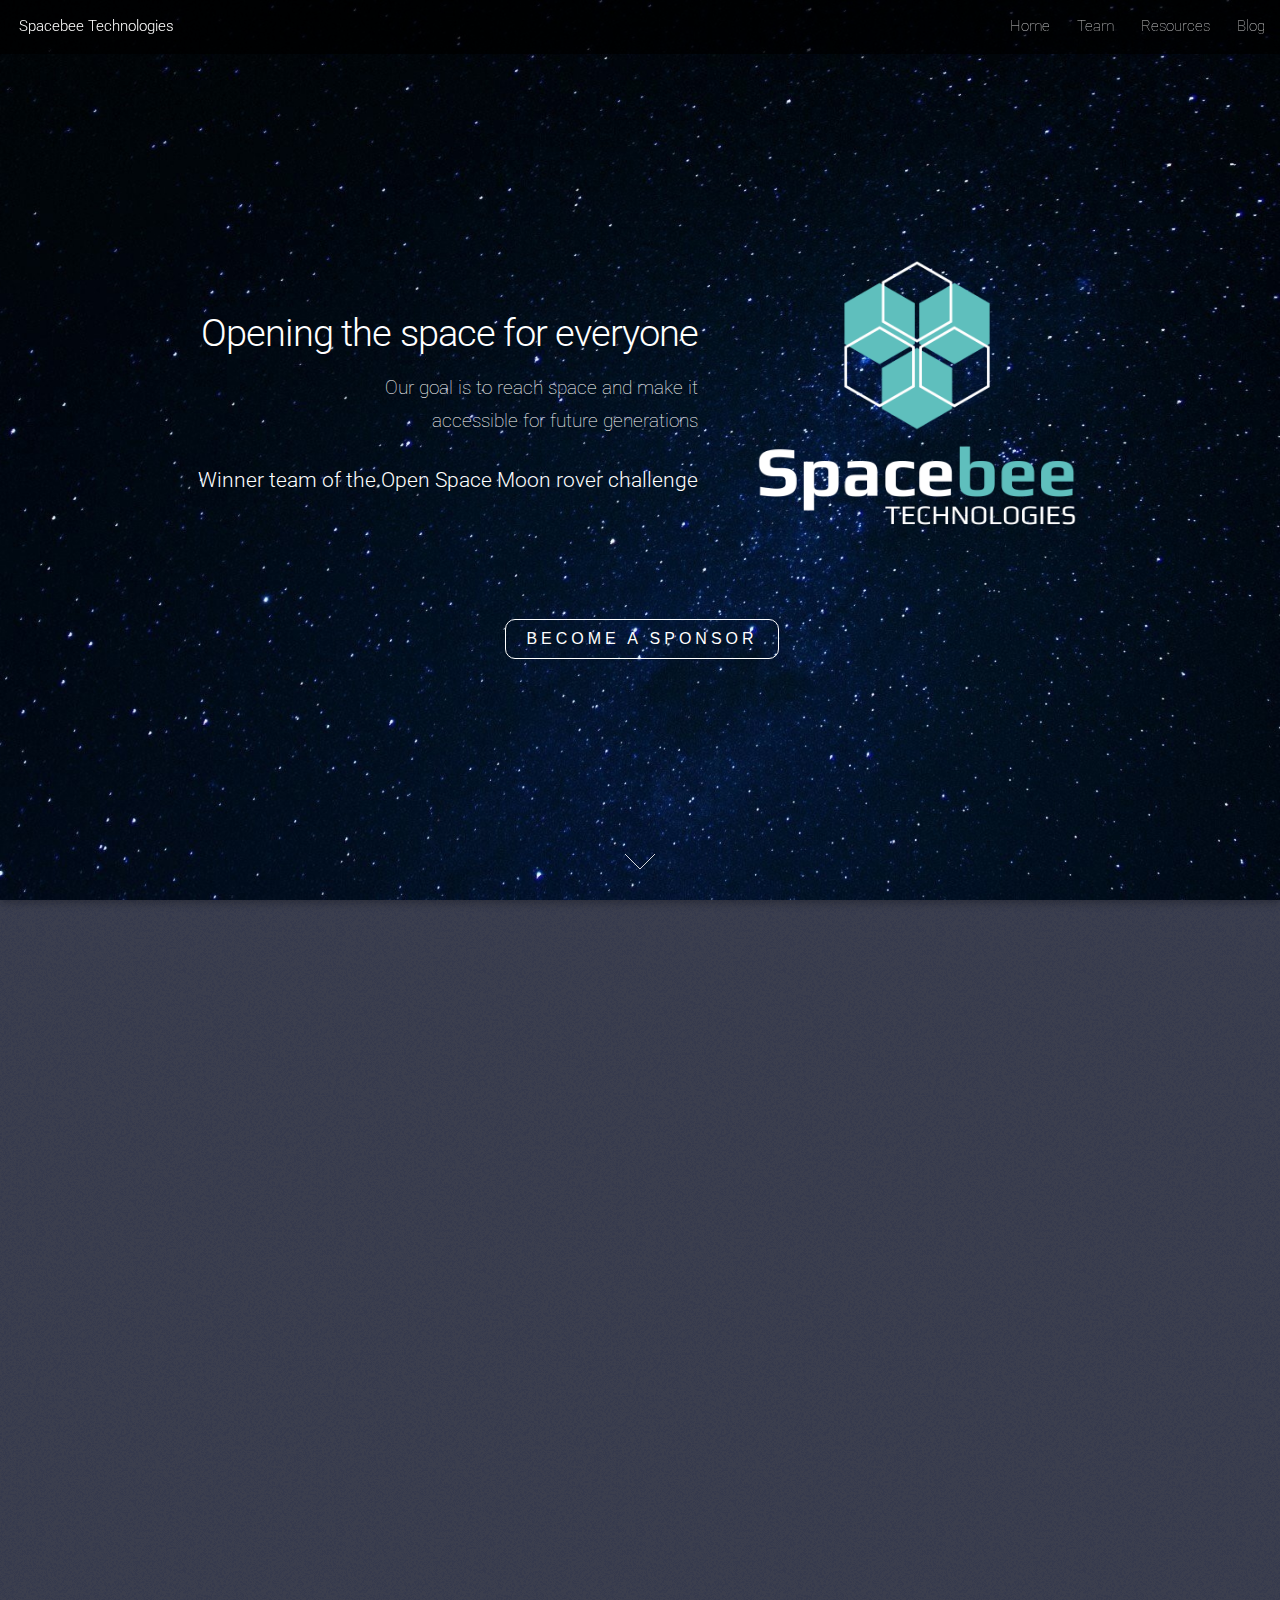
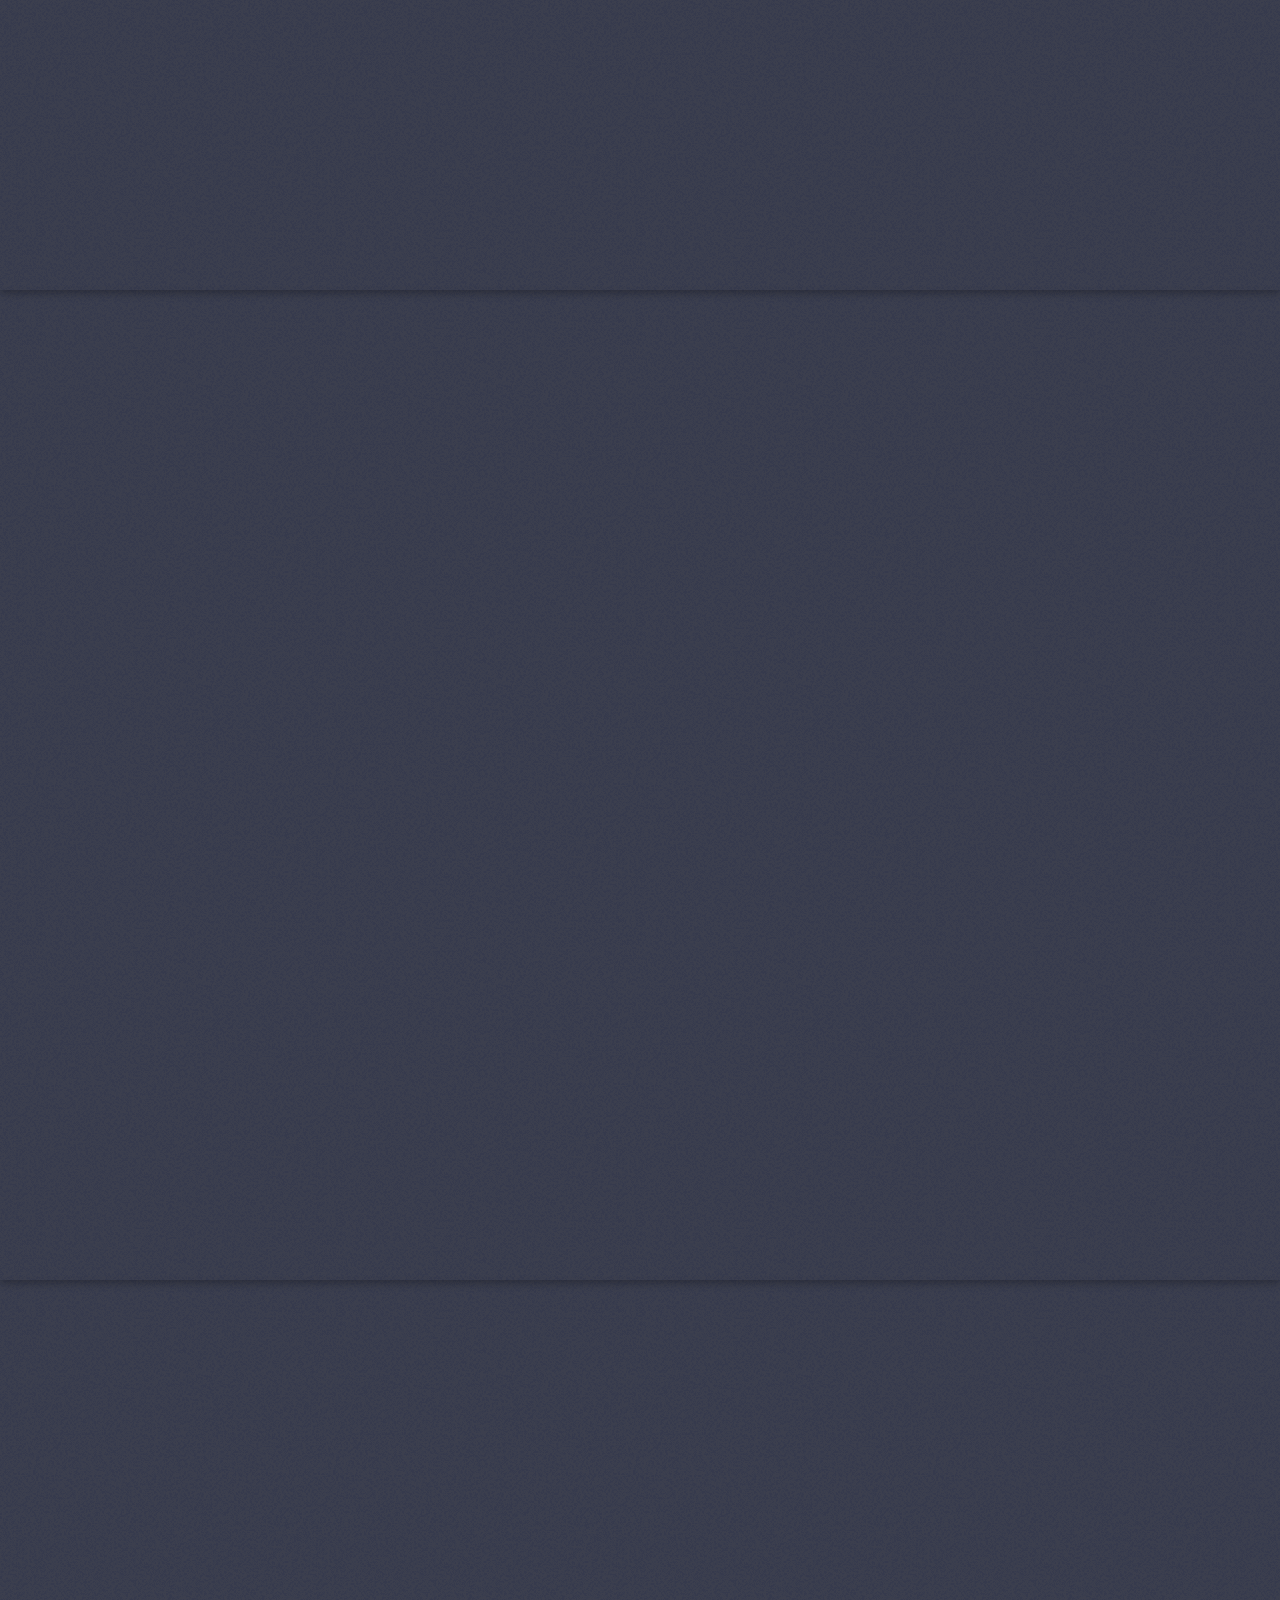
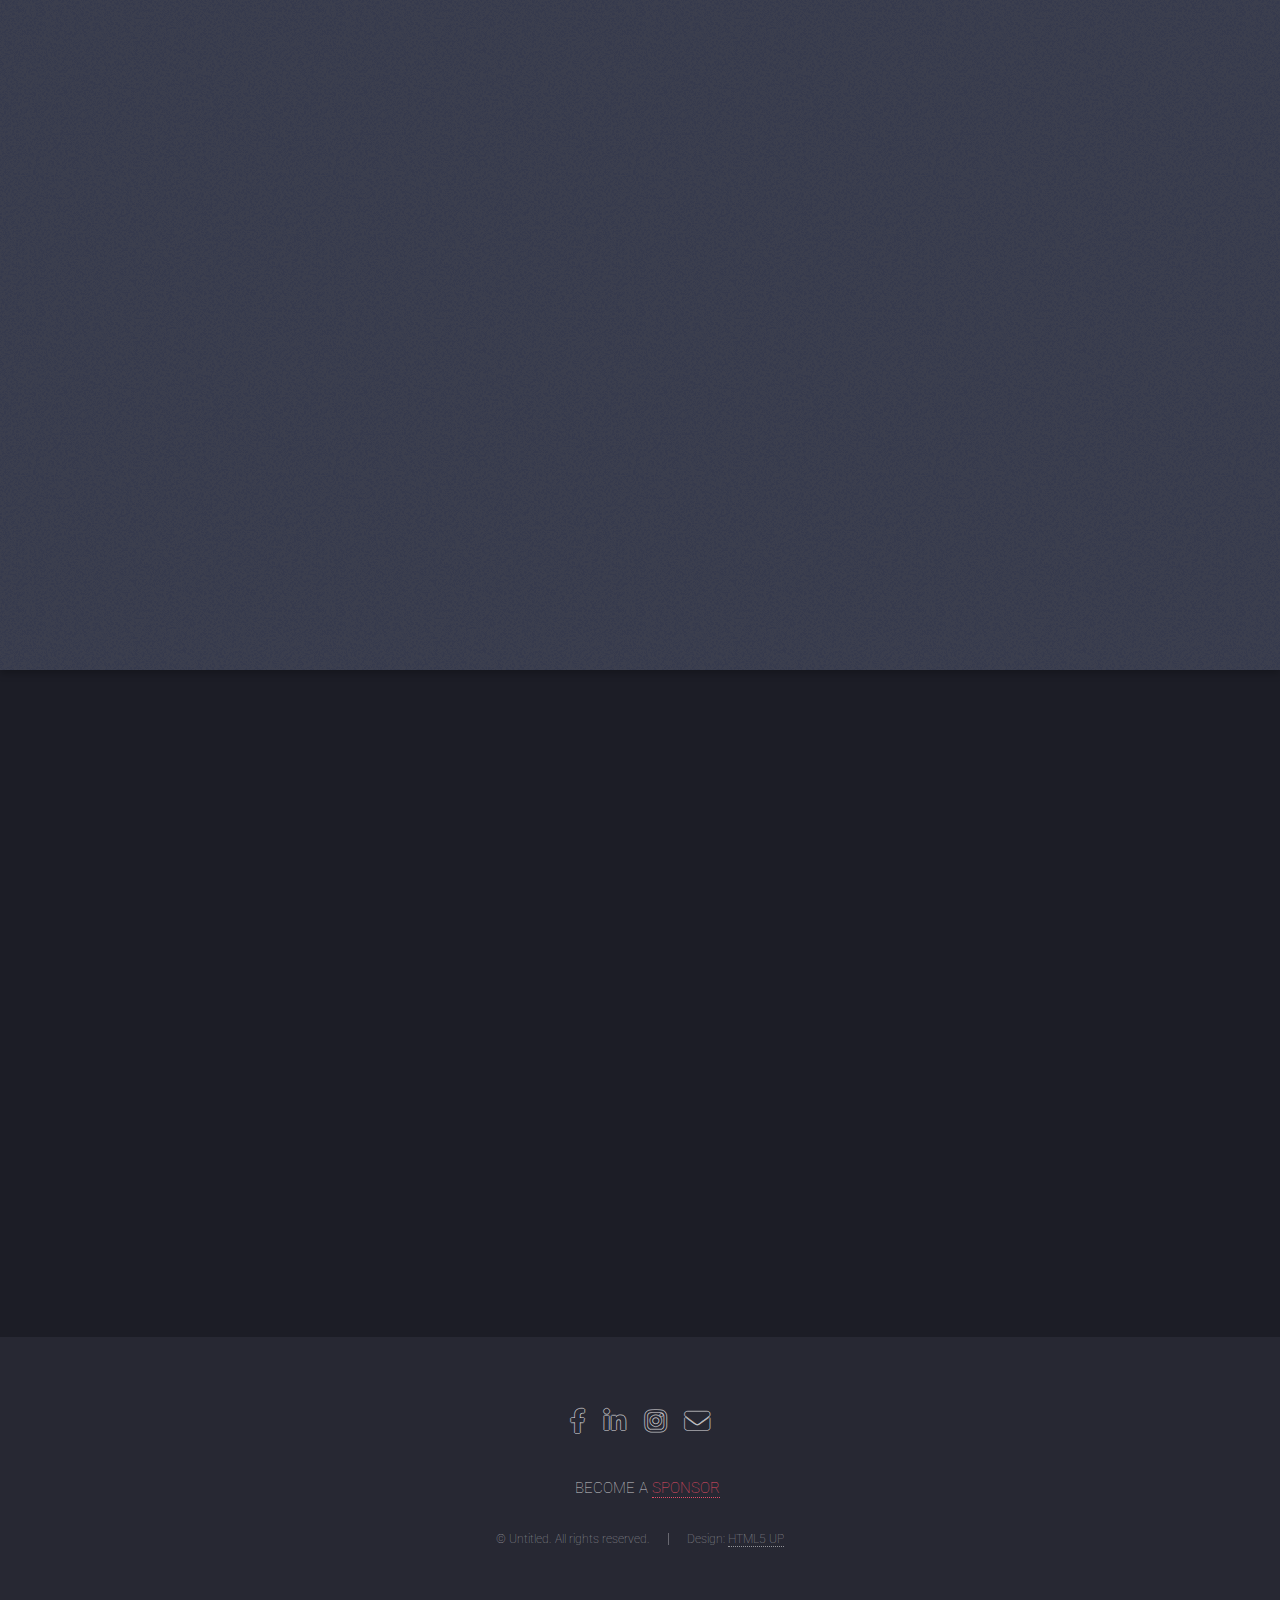
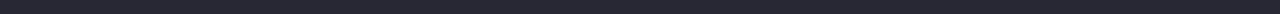
<file: index.html>
<!DOCTYPE HTML>
<!--
	Landed by HTML5 UP
	html5up.net | @ajlkn
	Free for personal and commercial use under the CCA 3.0 license (html5up.net/license)
-->
<html>
	<head>
		<title>Spacebee Technologies</title>
		<meta charset="utf-8" />
		<meta name="viewport" content="width=device-width, initial-scale=1, user-scalable=no" />
		<link rel="stylesheet" href="assets/css/main.css" />
	


		
		<!-- Para el logito y que ande en todos lso browsers -->
		<link rel="apple-touch-icon" sizes="180x180" href="assets/favicon/apple-touch-icon.png">
		<link rel="icon" type="image/png" sizes="32x32" href="assets/favicon/favicon-32x32.png">
		<link rel="icon" type="image/png" sizes="16x16" href="assets/favicon/favicon-16x16.png">
		<link rel="manifest" href="assets/favicon/site.webmanifest">
		<link rel="mask-icon" href="assets/favicon/safari-pinned-tab.svg" color="#5bbad5">
		<meta name="msapplication-TileColor" content="#da532c">
		<meta name="theme-color" content="#ffffff">



		<noscript><link rel="stylesheet" href="assets/css/noscript.css" /></noscript>
	</head>
	<body class="is-preload landing">
		<div id="page-wrapper">
			<!-- Header -->
			<header id="header">
				<h1 id="logo"><a href="index.html">Spacebee Technologies</a></h1>
				<nav id="nav">
					<ul>
						<li><a href="index.html">Home</a></li>
						<li><a href="team.html">Team</a></li>
						<li>
							<a href="#">Resources</a>
							<ul>
								<!-- <li><a href="left-sidebar.html">Rover design</a></li>
								<li><a href="right-sidebar.html">Measurement dataset</a></li>
								<li><a href="no-sidebar.html">Moon image dataset</a></li> -->
								<li><a href="rover.html">Rover design</a></li>
								<li><a href="measurement.html">Measurement dataset</a></li>
								<li><a href="ImageDataset.html">Moon image dataset</a></li>
								<!-- <li>
									<a href="#">Submenu</a>
									<ul>
										<li><a href="#">Option 1</a></li>
										<li><a href="#">Option 2</a></li>
										<li><a href="#">Option 3</a></li>
										<li><a href="#">Option 4</a></li>
									</ul>
								</li> -->
							</ul>
						</li>
						<li><a href="https://www.instagram.com/spacebeetech/" target="_blank">Blog</a></li>
						<!-- <li><a href="elements.html">Blog</a></li> -->
					</ul>
				</nav>
			</header>

			<!-- Banner -->
				<section id="banner">
					<div class="content">
						<header>
							<h2>Opening the space for everyone</h2>
							<p>Our goal is to reach space and make it <br/>	
							accessible for future generations</p>
							<br/>	
							<h3>Winner team of the Open Space Moon rover challenge</h3>
						</header>
						<span class="image log"><img src="images/logo.png" alt="" /></span>

						<div class="containerbtn">
							<button onclick="window.location.href='form.html'" class="btn">Become a sponsor</button>
						  </div>
					</div>
					
					<a href="#one" class="goto-next scrolly">Next</a>
				</section>

			<!-- One -->
				<section id="one" class="spotlight style1 bottom">
					<span class="image fit main"><img src="images/moon.jpg" alt="" /></span>
					<div class="content">
						<div class="container">
							<div class="row">
								<div class="col-4 col-12-medium">
									<header>
										<h3>Vision</h3>
										<ul>
											<li><p>We aim to become an organization dedicated to the design and manufacture of rovers adaptable to customer requirements, 
												providing flexible, comprehensive and innovative solutions. In addition, we seek to promote the democratization of 
												access to space, providing information of the explored environments through alliances with strategic partners.</p></li>
										</ul>

									</header>
								</div>


								<div class="col-4 col-12-medium">
									<header>
										<ul>
										<h3><br></h3>
											<li><p>Our vision is to use a constelation of rovers to perform different  studies that will be necesarry for future
												 human settlaement on the moon and beyond.
										   </p></li>
										</ul>

									</header>
								</div>


								<div class="col-4 col-12-medium">
									<header>
										<h3>Mission</h3>
										<ul>
											<li><p>Our mission is to eliminate the bottleneck that means the arrival of space technology to end users through the development of an autonomous, 
												multifunctional and modular rover that meets the requirements of efficiency in terms of costs and production times.</p></li>
										</ul>

									</header>
								</div>


							</div>
					</div>
					</div>
					<a href="#two" class="goto-next scrolly">Next</a>
				</section>

			<!-- Two -->
				<section id="two" class="spotlight style2 right">
					<span class="image fit main"><img src="images/titoYLuna.jpg" alt="" /></span>
					<div class="content">
						<header>
							<h2>RoverTito</h2>
							<p>Our first Moon rover </p>
						</header>
						<p>
							
							It is a modular, autonomous mini lunar vehicle (mass &lt 2 kg) with 
							the mission to find underground water and lava tubes, which are critical for human survive.
							And it’s open source!  </p>
						<ul class="actions">
							<li><a href="rover.html" class="button">Learn more</a></li>
						</ul>
					</div>
					<a href="#three" class="goto-next scrolly">Next</a>
				</section>

			<!-- Three -->
				<section id="three" class="spotlight style3 left">
					<span class="image fit main bottom"><img src="images/dataset.jpg" alt="" /></span>
					<div class="content">
						<header>
							<h2>Free access dataset </h2>
							<p>All the data generated by the rover constellation
								will be available for anyone to use. </p>
						</header>
						<!-- <p>You can acces to all the information of the building and functioning of Rovertito.</p> -->
						<ul class="actions">
							<li><a href="measurement.html" class="button">Measurement data set</a></li>
							
						</ul>
						<ul class="actions">
							<li><a href="ImageDataset.html" class="button">Moon images dataset</a></li>
						</ul>
					<!-- </div>
					<a href="#four" class="goto-next scrolly">Next</a> -->
				</section>

			<!-- Four -->
				<section id="four" class="wrapper style1 special fade-up">
					<div class="container">
						<header class="major">
							<h2>Collaborations</h2>
							<p>We believe that the only way to democratize access to space is through working all together.
								 This is why we're partnering with Connecting Worlds and Space Shielding, other teams in the
								 <a href="https://spaceisopen.com/" target="blank"> Open Space </a>challenge. </p>
						</header>
						<div class="box alt">
							<div class="row gtr-uniform">
								<section class="col-4 col-6-medium col-12-xsmall">
									<span class="colab"> <img src="images/spaceshilding.png" alt="" /></span>
									<h3>Measurement total ionization dose</h3>
									<p><a href="https://instagram.com/space_shielding?utm_medium=copy_link" target="_blank">Space Shielding </a>  has 
										developed and built a PCB that performs TID (total ionization dose) measurement. 
										We are working to integrate it into our rover to provide measurement on the lunar surface. 		
									</p>
								</section>
								<section class="col-4 col-6-medium col-12-xsmall">
									<span class="colab"> <img src="images/conectionworlds.png" alt="" /></span>
									<h3>Lunar Positioning System (LPS) </h3>
									<p><a href="https://instagram.com/connectingworlds_?utm_medium=copy_link" target="_blank">Connecting Worlds</a>  
										is developing a constelation of moonsat that will provide lunar positiong. We are also working closely with 
										them to bring LPS to our rovers. 		
									</p>
								</section>
								<section class="col-4 col-6-medium col-12-xsmall">
									<span class="icon solid alt major fa-question"></span>
									<h3>Your company could be next!</h3>
									<p></p>
								</section>

								<!-- <section class="col-4 col-6-medium col-12-xsmall">
									<span class="icon solid alt major fa-paper-plane"></span>
									<h3>Non semper interdum</h3>
									<p>Feugiat accumsan lorem eu ac lorem amet accumsan donec. Blandit orci porttitor.</p>
								</section>
								<section class="col-4 col-6-medium col-12-xsmall">
									<span class="icon solid alt major fa-file"></span>
									<h3>Odio laoreet accumsan</h3>
									<p>Feugiat accumsan lorem eu ac lorem amet accumsan donec. Blandit orci porttitor.</p>
								</section>
								<section class="col-4 col-6-medium col-12-xsmall">
									<span class="icon solid alt major fa-lock"></span>
									<h3>Massa arcu accumsan</h3>
									<p>Feugiat accumsan lorem eu ac lorem amet accumsan donec. Blandit orci porttitor.</p>
								</section> -->

							</div>
						</div>
						<!-- <footer class="major">
							<ul class="actions special">
								<li><a href="#" class="button">Magna sed feugiat</a></li>
							</ul>
						</footer> -->
					</div>
				</section>

			<!-- Five-->
			<!--	<section id="five" class="wrapper style2 special fade">
					<div class="container">
						<header>
							<h2>Magna faucibus lorem diam</h2>
							<p>Ante metus praesent faucibus ante integer id accumsan eleifend</p>
						</header>
						<form method="post" action="#" class="cta">
							<div class="row gtr-uniform gtr-50">
								<div class="col-8 col-12-xsmall"><input type="email" name="email" id="email" placeholder="Your Email Address" /></div>
								<div class="col-4 col-12-xsmall"><input type="submit" value="Get Started" class="fit primary" /></div>
							</div>
						</form>
					</div>
				</section> -->

			<!-- Footer -->
				<footer id="footer">
					<ul class="icons">
						<!-- <li><a href="#" class="icon brands alt fa-twitter"><span class="label">Twitter</span></a></li> -->
						<li><a href="https://www.facebook.com/pages/category/Entrepreneur/Spacebee-Technologies-104720801788829/" target="blank" class="icon brands alt fa-facebook-f"><span class="label">Facebook</span></a></li>
						<li><a href="https://www.linkedin.com/company/spacebee-technologies" target="blank" class="icon brands alt fa-linkedin-in"><span class="label">LinkedIn</span></a></li>
						<li><a href="https://instagram.com/spacebeetech?igshid=1ctdy4mp243ud" target="blank" class="icon brands alt fa-instagram"><span class="label">Instagram</span></a></li>
						<!-- <li><a href="#" class="icon brands alt fa-github"><span class="label">GitHub</span></a></li> -->
						<li><a href="mailto: rovertitotherover@gmail.com" class="icon solid alt fa-envelope"><span class="label">Email</span></a></li>
					</ul>
					<ul>BECOME A <a href="form.html">SPONSOR</a></ul>
					<ul class="copyright">
						<li>&copy; Untitled. All rights reserved.</li><li>Design: <a href="http://html5up.net">HTML5 UP</a></li>
					</ul>
				
				</footer>

		</div>

		<!-- Scripts -->
			<script src="assets/js/jquery.min.js"></script>
			<script src="assets/js/jquery.scrolly.min.js"></script>
			<script src="assets/js/jquery.dropotron.min.js"></script>
			<script src="assets/js/jquery.scrollex.min.js"></script>
			<script src="assets/js/browser.min.js"></script>
			<script src="assets/js/breakpoints.min.js"></script>
			<script src="assets/js/util.js"></script>
			<script src="assets/js/main.js"></script>

	</body>
</html>
</file>
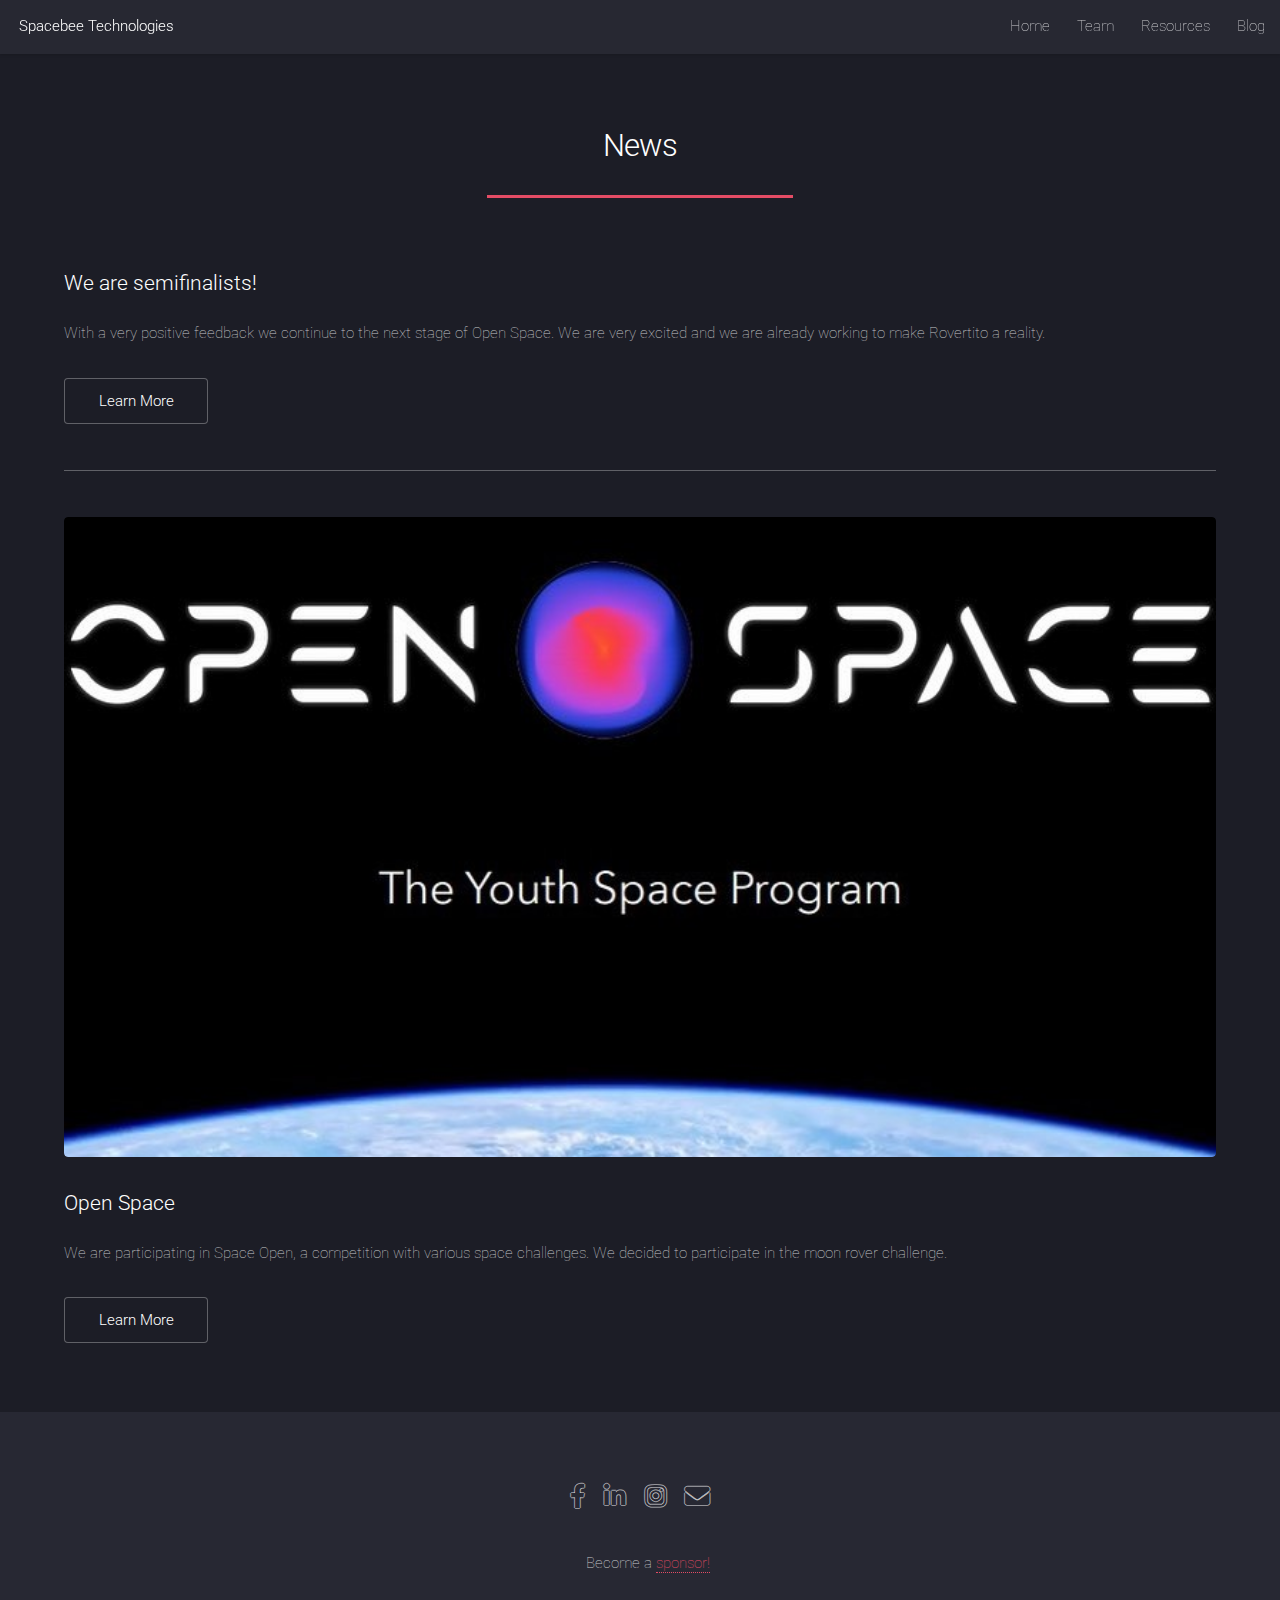
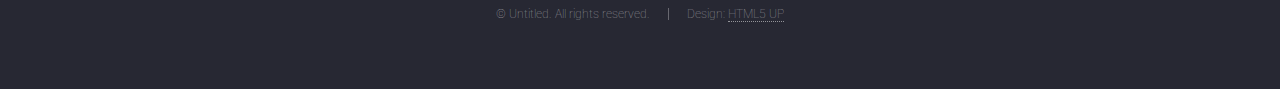
<file: blog.html>
<!DOCTYPE HTML>
<!--
	Landed by HTML5 UP
	html5up.net | @ajlkn
	Free for personal and commercial use under the CCA 3.0 license (html5up.net/license)
-->
<html>
	<head>
		<title>Blog</title>
		<meta charset="utf-8" />
		<meta name="viewport" content="width=device-width, initial-scale=1, user-scalable=no" />
		<link rel="stylesheet" href="assets/css/main.css" />
			
		<!-- Para el logito y que ande en todos lso browsers -->
		<link rel="apple-touch-icon" sizes="180x180" href="assets/favicon/apple-touch-icon.png">
		<link rel="icon" type="image/png" sizes="32x32" href="assets/favicon/favicon-32x32.png">
		<link rel="icon" type="image/png" sizes="16x16" href="assets/favicon/favicon-16x16.png">
		<link rel="manifest" href="assets/favicon/site.webmanifest">
		<link rel="mask-icon" href="assets/favicon/safari-pinned-tab.svg" color="#5bbad5">
		<meta name="msapplication-TileColor" content="#da532c">
		<meta name="theme-color" content="#ffffff">

		
		<noscript><link rel="stylesheet" href="assets/css/noscript.css" /></noscript>
	</head>
	<body class="is-preload">
		<div id="page-wrapper">

			<!-- Header -->
			<!-- Header -->
			<header id="header">
				<h1 id="logo"><a href="index.html">Spacebee Technologies</a></h1>
				<nav id="nav">
					<ul>
						<li><a href="index.html">Home</a></li>
						<li><a href="team.html">Team</a></li>
						<li>
							<a href="#">Resources</a>
							<ul>
								<!-- <li><a href="left-sidebar.html">Rover design</a></li>
								<li><a href="right-sidebar.html">Measurement dataset</a></li>
								<li><a href="no-sidebar.html">Moon image dataset</a></li> -->
								<li><a href="rover.html">Rover design</a></li>
								<li><a href="measurement.html">Measurement dataset</a></li>
								<li><a href="ImageDataset.html">Moon image dataset</a></li>
								<!-- <li>
									<a href="#">Submenu</a>
									<ul>
										<li><a href="#">Option 1</a></li>
										<li><a href="#">Option 2</a></li>
										<li><a href="#">Option 3</a></li>
										<li><a href="#">Option 4</a></li>
									</ul>
								</li> -->
							</ul>
						</li>
						<li><a href="https://www.instagram.com/spacebeetech/" target="_blank">Blog</a></li>
						<!-- <li><a href="elements.html">Blog</a></li> -->
					</ul>
				</nav>
			</header>

			<!-- Main -->
				<div id="main" class="wrapper style1">
					<div class="container">
						<header class="major">
							<h2>News</h2>
							<p></p>
						</header>



								<!-- Sidebar -->
									<section id="sidebar">

										<!-- Sin imagen -->
										<section>
											<h3>We are semifinalists!</h3>
											<p>With a very positive feedback we continue to the next stage of Open Space. We are very excited
												 and we are already working to make Rovertito a reality.  </p>
											<footer>
												<ul class="actions">
													<li><a href="#" class="button">Learn More</a></li>
												</ul>
											</footer>
										</section>
										<hr />

										<!-- Con imagen -->
										<section>
											<a href="#" class="image fit"><img src="images/openspace.jpg" alt="" /></a>
											<h3>Open Space</h3>
											<p>We are participating in Space Open, a competition with various space
												 challenges. We decided to participate in the moon rover challenge.</p>
											<footer>
												<ul class="actions">
													<li><a href="#" class="button">Learn More</a></li>
												</ul>
											</footer>
										</section>
									</section>

					</div>
				</div>


			<!-- Footer -->
			<footer id="footer">
				<ul class="icons">
					<!-- <li><a href="#" class="icon brands alt fa-twitter"><span class="label">Twitter</span></a></li> -->
					<li><a href="https://www.facebook.com/pages/category/Entrepreneur/Spacebee-Technologies-104720801788829/" target="blank" class="icon brands alt fa-facebook-f"><span class="label">Facebook</span></a></li>
					<li><a href="https://www.linkedin.com/company/spacebee-technologies" target="blank" class="icon brands alt fa-linkedin-in"><span class="label">LinkedIn</span></a></li>
					<li><a href="https://instagram.com/spacebeetech?igshid=1ctdy4mp243ud" target="blank" class="icon brands alt fa-instagram"><span class="label">Instagram</span></a></li>
					<!-- <li><a href="#" class="icon brands alt fa-github"><span class="label">GitHub</span></a></li> -->
					<li><a href="mailto: rovertitotherover@gmail.com" class="icon solid alt fa-envelope"><span class="label">Email</span></a></li>
				</ul>
				<ul>Become a <a href="form.html">sponsor!</a></ul>
				<ul class="copyright">
					<li>&copy; Untitled. All rights reserved.</li><li>Design: <a href="http://html5up.net">HTML5 UP</a></li>
				</ul>
			
			</footer>

		</div>

		<!-- Scripts -->
			<script src="assets/js/jquery.min.js"></script>
			<script src="assets/js/jquery.scrolly.min.js"></script>
			<script src="assets/js/jquery.dropotron.min.js"></script>
			<script src="assets/js/jquery.scrollex.min.js"></script>
			<script src="assets/js/browser.min.js"></script>
			<script src="assets/js/breakpoints.min.js"></script>
			<script src="assets/js/util.js"></script>
			<script src="assets/js/main.js"></script>

	</body>
</html>
</file>
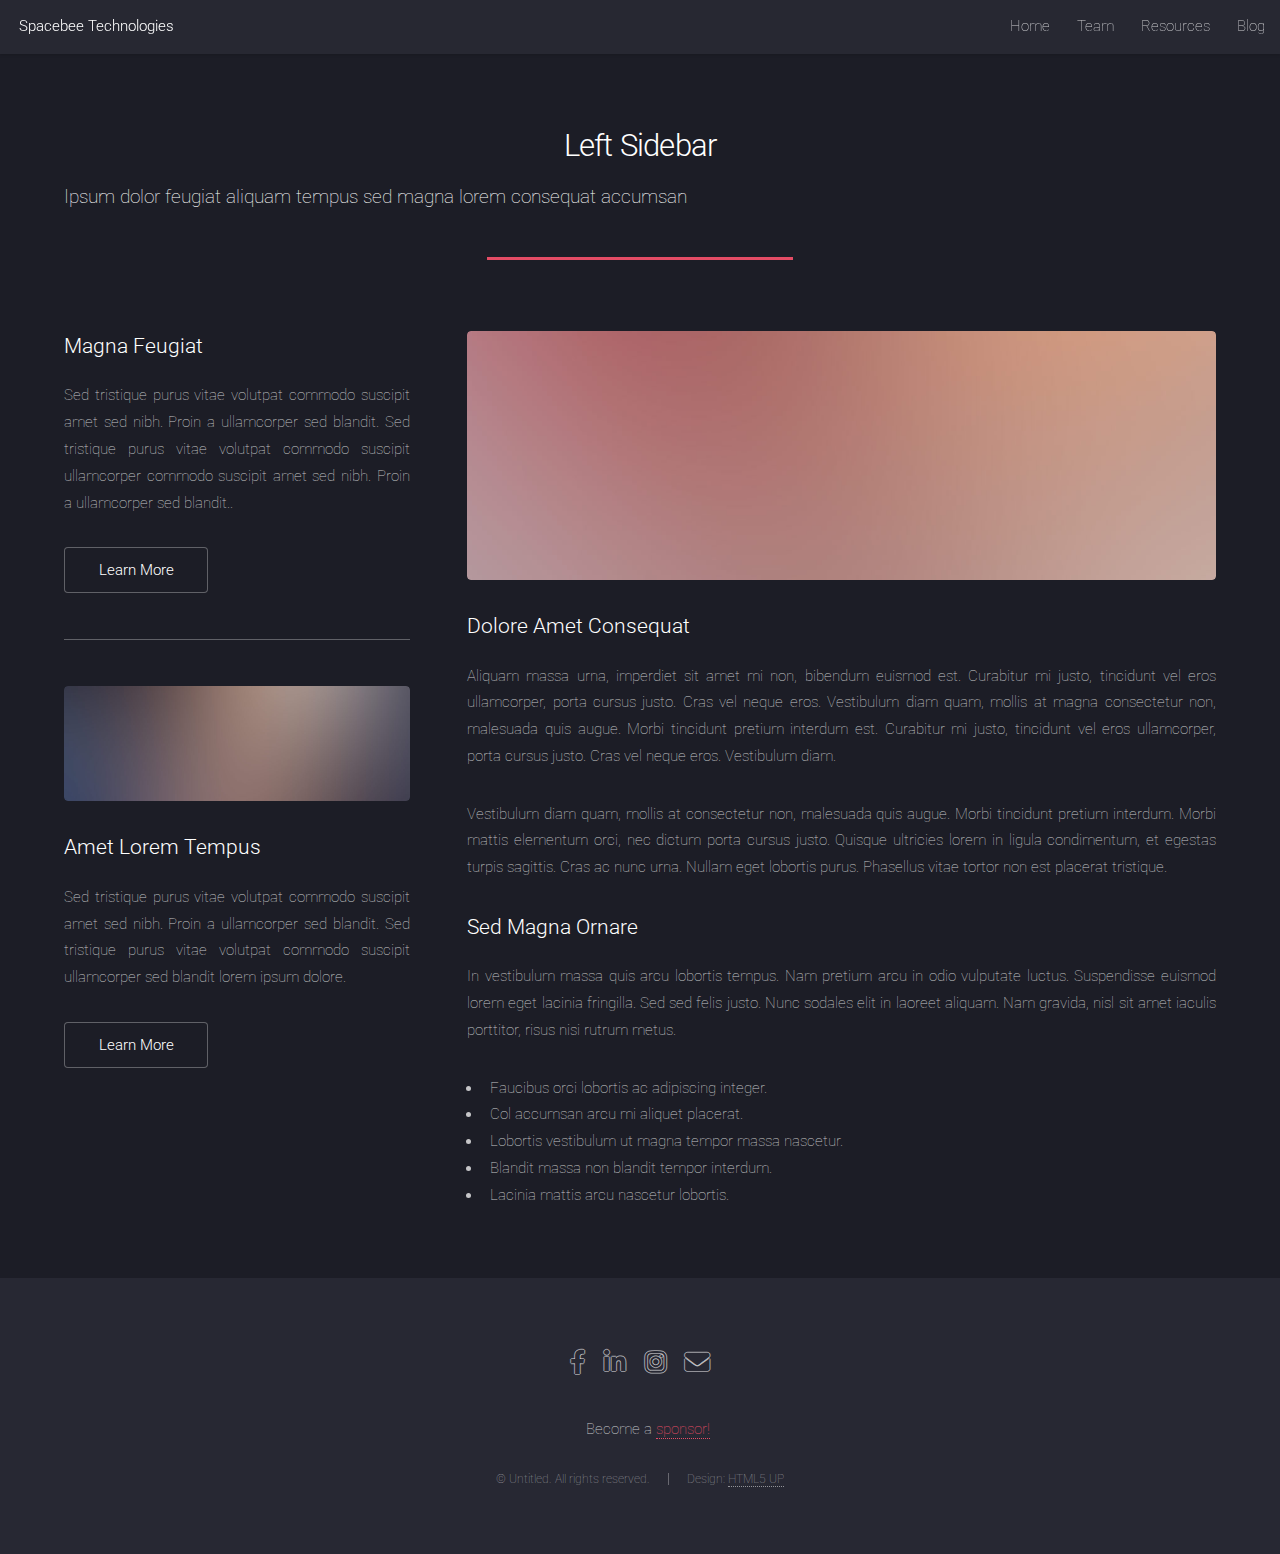
<file: entrada_blog.html>
<!DOCTYPE HTML>
<!--
	Landed by HTML5 UP
	html5up.net | @ajlkn
	Free for personal and commercial use under the CCA 3.0 license (html5up.net/license)
-->
<html>
	<head>
		<title>Left Sidebar - Landed by HTML5 UP</title>
		<meta charset="utf-8" />
		<meta name="viewport" content="width=device-width, initial-scale=1, user-scalable=no" />
		<link rel="stylesheet" href="assets/css/main.css" />

			
		<!-- Para el logito y que ande en todos lso browsers -->
		<link rel="apple-touch-icon" sizes="180x180" href="assets/favicon/apple-touch-icon.png">
		<link rel="icon" type="image/png" sizes="32x32" href="assets/favicon/favicon-32x32.png">
		<link rel="icon" type="image/png" sizes="16x16" href="assets/favicon/favicon-16x16.png">
		<link rel="manifest" href="assets/favicon/site.webmanifest">
		<link rel="mask-icon" href="assets/favicon/safari-pinned-tab.svg" color="#5bbad5">
		<meta name="msapplication-TileColor" content="#da532c">
		<meta name="theme-color" content="#ffffff">

		
		<noscript><link rel="stylesheet" href="assets/css/noscript.css" /></noscript>
	</head>
	<body class="is-preload">
		<div id="page-wrapper">

			<!-- Header -->
			<header id="header">
				<h1 id="logo"><a href="index.html">Spacebee Technologies</a></h1>
				<nav id="nav">
					<ul>
						<li><a href="index.html">Home</a></li>
						<li><a href="team.html">Team</a></li>
						<li>
							<a href="#">Resources</a>
							<ul>
								<!-- <li><a href="left-sidebar.html">Rover design</a></li>
								<li><a href="right-sidebar.html">Measurement dataset</a></li>
								<li><a href="no-sidebar.html">Moon image dataset</a></li> -->
								<li><a href="rover.html">Rover design</a></li>
								<li><a href="measurement.html">Measurement dataset</a></li>
								<li><a href="ImageDataset.html">Moon image dataset</a></li>
								<!-- <li>
									<a href="#">Submenu</a>
									<ul>
										<li><a href="#">Option 1</a></li>
										<li><a href="#">Option 2</a></li>
										<li><a href="#">Option 3</a></li>
										<li><a href="#">Option 4</a></li>
									</ul>
								</li> -->
							</ul>
						</li>
						<li><a href="https://www.instagram.com/spacebeetech/" target="_blank">Blog</a></li>
						<!-- <li><a href="elements.html">Blog</a></li> -->
					</ul>
				</nav>
			</header>
			<!-- Main -->
				<div id="main" class="wrapper style1">
					<div class="container">
						<header class="major">
							<h2>Left Sidebar</h2>
							<p>Ipsum dolor feugiat aliquam tempus sed magna lorem consequat accumsan</p>
						</header>
						<div class="row gtr-150">
							<div class="col-4 col-12-medium">

								<!-- Sidebar -->
									<section id="sidebar">
										<section>
											<h3>Magna Feugiat</h3>
											<p>Sed tristique purus vitae volutpat commodo suscipit amet sed nibh. Proin a ullamcorper sed blandit. Sed tristique purus vitae volutpat commodo suscipit ullamcorper commodo suscipit amet sed nibh. Proin a ullamcorper sed blandit..</p>
											<footer>
												<ul class="actions">
													<li><a href="#" class="button">Learn More</a></li>
												</ul>
											</footer>
										</section>
										<hr />
										<section>
											<a href="#" class="image fit"><img src="images/pic06.jpg" alt="" /></a>
											<h3>Amet Lorem Tempus</h3>
											<p>Sed tristique purus vitae volutpat commodo suscipit amet sed nibh. Proin a ullamcorper sed blandit. Sed tristique purus vitae volutpat commodo suscipit ullamcorper sed blandit lorem ipsum dolore.</p>
											<footer>
												<ul class="actions">
													<li><a href="#" class="button">Learn More</a></li>
												</ul>
											</footer>
										</section>
									</section>

							</div>
							<div class="col-8 col-12-medium imp-medium">

								<!-- Content -->
									<section id="content">
										<a href="#" class="image fit"><img src="images/pic05.jpg" alt="" /></a>
										<h3>Dolore Amet Consequat</h3>
										<p>Aliquam massa urna, imperdiet sit amet mi non, bibendum euismod est. Curabitur mi justo, tincidunt vel eros ullamcorper, porta cursus justo. Cras vel neque eros. Vestibulum diam quam, mollis at magna consectetur non, malesuada quis augue. Morbi tincidunt pretium interdum est. Curabitur mi justo, tincidunt vel eros ullamcorper, porta cursus justo. Cras vel neque eros. Vestibulum diam.</p>
										<p>Vestibulum diam quam, mollis at consectetur non, malesuada quis augue. Morbi tincidunt pretium interdum. Morbi mattis elementum orci, nec dictum porta cursus justo. Quisque ultricies lorem in ligula condimentum, et egestas turpis sagittis. Cras ac nunc urna. Nullam eget lobortis purus. Phasellus vitae tortor non est placerat tristique.</p>
										<h3>Sed Magna Ornare</h3>
										<p>In vestibulum massa quis arcu lobortis tempus. Nam pretium arcu in odio vulputate luctus. Suspendisse euismod lorem eget lacinia fringilla. Sed sed felis justo. Nunc sodales elit in laoreet aliquam. Nam gravida, nisl sit amet iaculis porttitor, risus nisi rutrum metus.</p>
										<ul>
											<li>Faucibus orci lobortis ac adipiscing integer.</li>
											<li>Col accumsan arcu mi aliquet placerat.</li>
											<li>Lobortis vestibulum ut magna tempor massa nascetur.</li>
											<li>Blandit massa non blandit tempor interdum.</li>
											<li>Lacinia mattis arcu nascetur lobortis.</li>
										</ul>
									</section>

							</div>
						</div>
					</div>
				</div>

			<!-- Footer -->
			<footer id="footer">
				<ul class="icons">
					<!-- <li><a href="#" class="icon brands alt fa-twitter"><span class="label">Twitter</span></a></li> -->
					<li><a href="https://www.facebook.com/pages/category/Entrepreneur/Spacebee-Technologies-104720801788829/" target="blank" class="icon brands alt fa-facebook-f"><span class="label">Facebook</span></a></li>
					<li><a href="https://www.linkedin.com/company/spacebee-technologies" target="blank" class="icon brands alt fa-linkedin-in"><span class="label">LinkedIn</span></a></li>
					<li><a href="https://instagram.com/spacebeetech?igshid=1ctdy4mp243ud" target="blank" class="icon brands alt fa-instagram"><span class="label">Instagram</span></a></li>
					<!-- <li><a href="#" class="icon brands alt fa-github"><span class="label">GitHub</span></a></li> -->
					<li><a href="mailto: rovertitotherover@gmail.com" class="icon solid alt fa-envelope"><span class="label">Email</span></a></li>
				</ul>
				<ul>Become a <a href="form.html">sponsor!</a></ul>
				<ul class="copyright">
					<li>&copy; Untitled. All rights reserved.</li><li>Design: <a href="http://html5up.net">HTML5 UP</a></li>
				</ul>
			
			</footer>

		</div>

		<!-- Scripts -->
			<script src="assets/js/jquery.min.js"></script>
			<script src="assets/js/jquery.scrolly.min.js"></script>
			<script src="assets/js/jquery.dropotron.min.js"></script>
			<script src="assets/js/jquery.scrollex.min.js"></script>
			<script src="assets/js/browser.min.js"></script>
			<script src="assets/js/breakpoints.min.js"></script>
			<script src="assets/js/util.js"></script>
			<script src="assets/js/main.js"></script>

	</body>
</html>
</file>
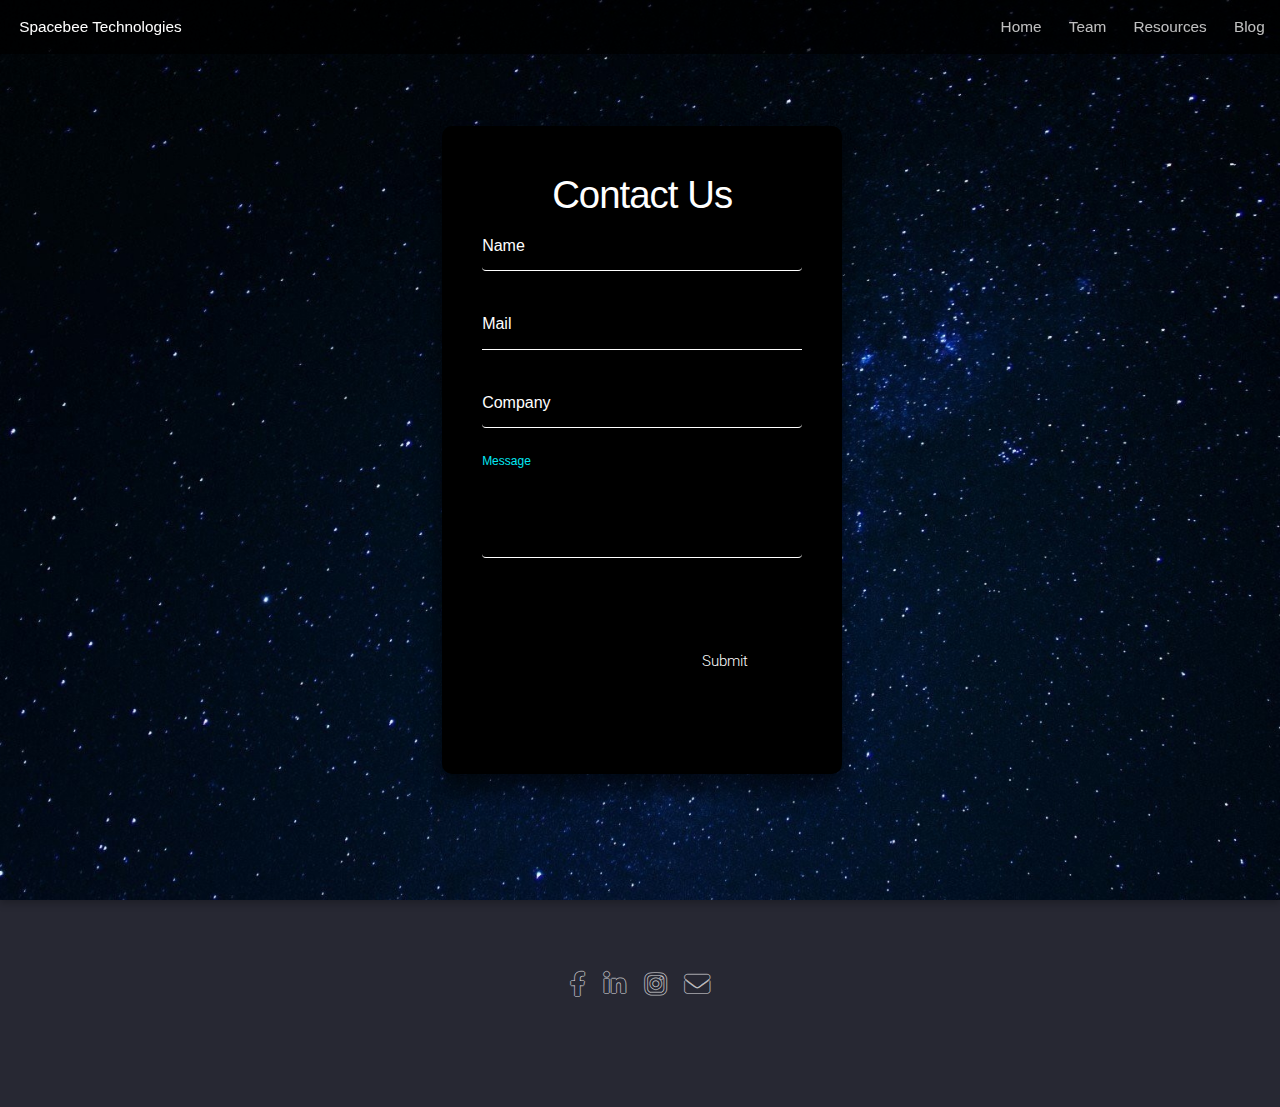
<file: form.html>
<!DOCTYPE HTML>
<!--
	Landed by HTML5 UP
	html5up.net | @ajlkn
	Free for personal and commercial use under the CCA 3.0 license (html5up.net/license)
-->
<html>
	<head>
		<title>Spacebee Technologies</title>
		<meta charset="utf-8" />
		<meta name="viewport" content="width=device-width, initial-scale=1, user-scalable=no" />
		<link rel="stylesheet" href="assets/css/main.css" />
        <link rel="stylesheet" href="assets/css/form.css" />

			
		<!-- Para el logito y que ande en todos lso browsers -->
		<link rel="apple-touch-icon" sizes="180x180" href="assets/favicon/apple-touch-icon.png">
		<link rel="icon" type="image/png" sizes="32x32" href="assets/favicon/favicon-32x32.png">
		<link rel="icon" type="image/png" sizes="16x16" href="assets/favicon/favicon-16x16.png">
		<link rel="manifest" href="assets/favicon/site.webmanifest">
		<link rel="mask-icon" href="assets/favicon/safari-pinned-tab.svg" color="#5bbad5">
		<meta name="msapplication-TileColor" content="#da532c">
		<meta name="theme-color" content="#ffffff">

		
		<noscript><link rel="stylesheet" href="assets/css/noscript.css" /></noscript>
	</head>
	<body class="is-preload landing">
		<div id="page-wrapper">
			<!-- Header -->
			<header id="header">
				<h1 id="logo"><a href="index.html">Spacebee Technologies</a></h1>
				<nav id="nav">
					<ul>
						<li><a href="index.html">Home</a></li>
						<li><a href="team.html">Team</a></li>
						<li>
							<a href="#">Resources</a>
							<ul>
								<!-- <li><a href="left-sidebar.html">Rover design</a></li>
								<li><a href="right-sidebar.html">Measurement dataset</a></li>
								<li><a href="no-sidebar.html">Moon image dataset</a></li> -->
								<li><a href="rover.html">Rover design</a></li>
								<li><a href="measurement.html">Measurement dataset</a></li>
								<li><a href="ImageDataset.html">Moon image dataset</a></li>
								<!-- <li>
									<a href="#">Submenu</a>
									<ul>
										<li><a href="#">Option 1</a></li>
										<li><a href="#">Option 2</a></li>
										<li><a href="#">Option 3</a></li>
										<li><a href="#">Option 4</a></li>
									</ul>
								</li> -->
							</ul>
						</li>
						<li><a href="https://www.instagram.com/spacebeetech/" target="_blank">Blog</a></li>
						<!-- <li><a href="elements.html">Blog</a></li> -->
					</ul>
				</nav>
			</header>


            <section id="banner">
                <div class="content">
                    <header>
                        <div class="login-box">
                            <h2>Contact Us</h2>
                            <form name='input' method="POST" action="https://formspree.io/f/xeqvjoon">
                              <div class="user-box">
                                <input type="text" name="name" required="">
                                <label>Name</label>
                              </div>
                              <div class="user-box">
                                <input type="mail" name="mail" required="">
                                <label>Mail</label>
                              </div>

							  <div class="user-box">
                                <input type="text" name="empresa" required="">
                                <label>Company</label>
                              </div>

							  <div class="user-box">
								  <textarea></textarea>
                                <!-- <input class="texto" type="text" name="text">
                                <label>Message</label> -->
								<label>Message</label> 
                              </div>
                              
                              <a href=>
                                <span></span>
                                <span></span>
                                <span></span>
                                <span></span>
                                <input type = "submit" value = "Submit"> 
                              </a>
                            </form>
                          </div>
                    </header>



    
            </section>






              
			<!-- Footer -->
				<footer id="footer">
					<ul class="icons">
						<!-- <li><a href="#" class="icon brands alt fa-twitter"><span class="label">Twitter</span></a></li> -->
						<li><a href="https://www.facebook.com/pages/category/Entrepreneur/Spacebee-Technologies-104720801788829/" target="blank" class="icon brands alt fa-facebook-f"><span class="label">Facebook</span></a></li>
						<li><a href="https://www.linkedin.com/company/spacebee-technologies" target="blank" class="icon brands alt fa-linkedin-in"><span class="label">LinkedIn</span></a></li>
						<li><a href="https://instagram.com/spacebeetech?igshid=1ctdy4mp243ud" target="blank" class="icon brands alt fa-instagram"><span class="label">Instagram</span></a></li>
						<!-- <li><a href="#" class="icon brands alt fa-github"><span class="label">GitHub</span></a></li> -->
						<li><a href="mailto: rovertitotherover@gmail.com" class="icon solid alt fa-envelope"><span class="label">Email</span></a></li>
					</ul>
				</footer>

		</div>

		<!-- Scripts -->
			<script src="assets/js/jquery.min.js"></script>
			<script src="assets/js/jquery.scrolly.min.js"></script>
			<script src="assets/js/jquery.dropotron.min.js"></script>
			<script src="assets/js/jquery.scrollex.min.js"></script>
			<script src="assets/js/browser.min.js"></script>
			<script src="assets/js/breakpoints.min.js"></script>
			<script src="assets/js/util.js"></script>
			<script src="assets/js/main.js"></script>

	</body>
</html>
</file>
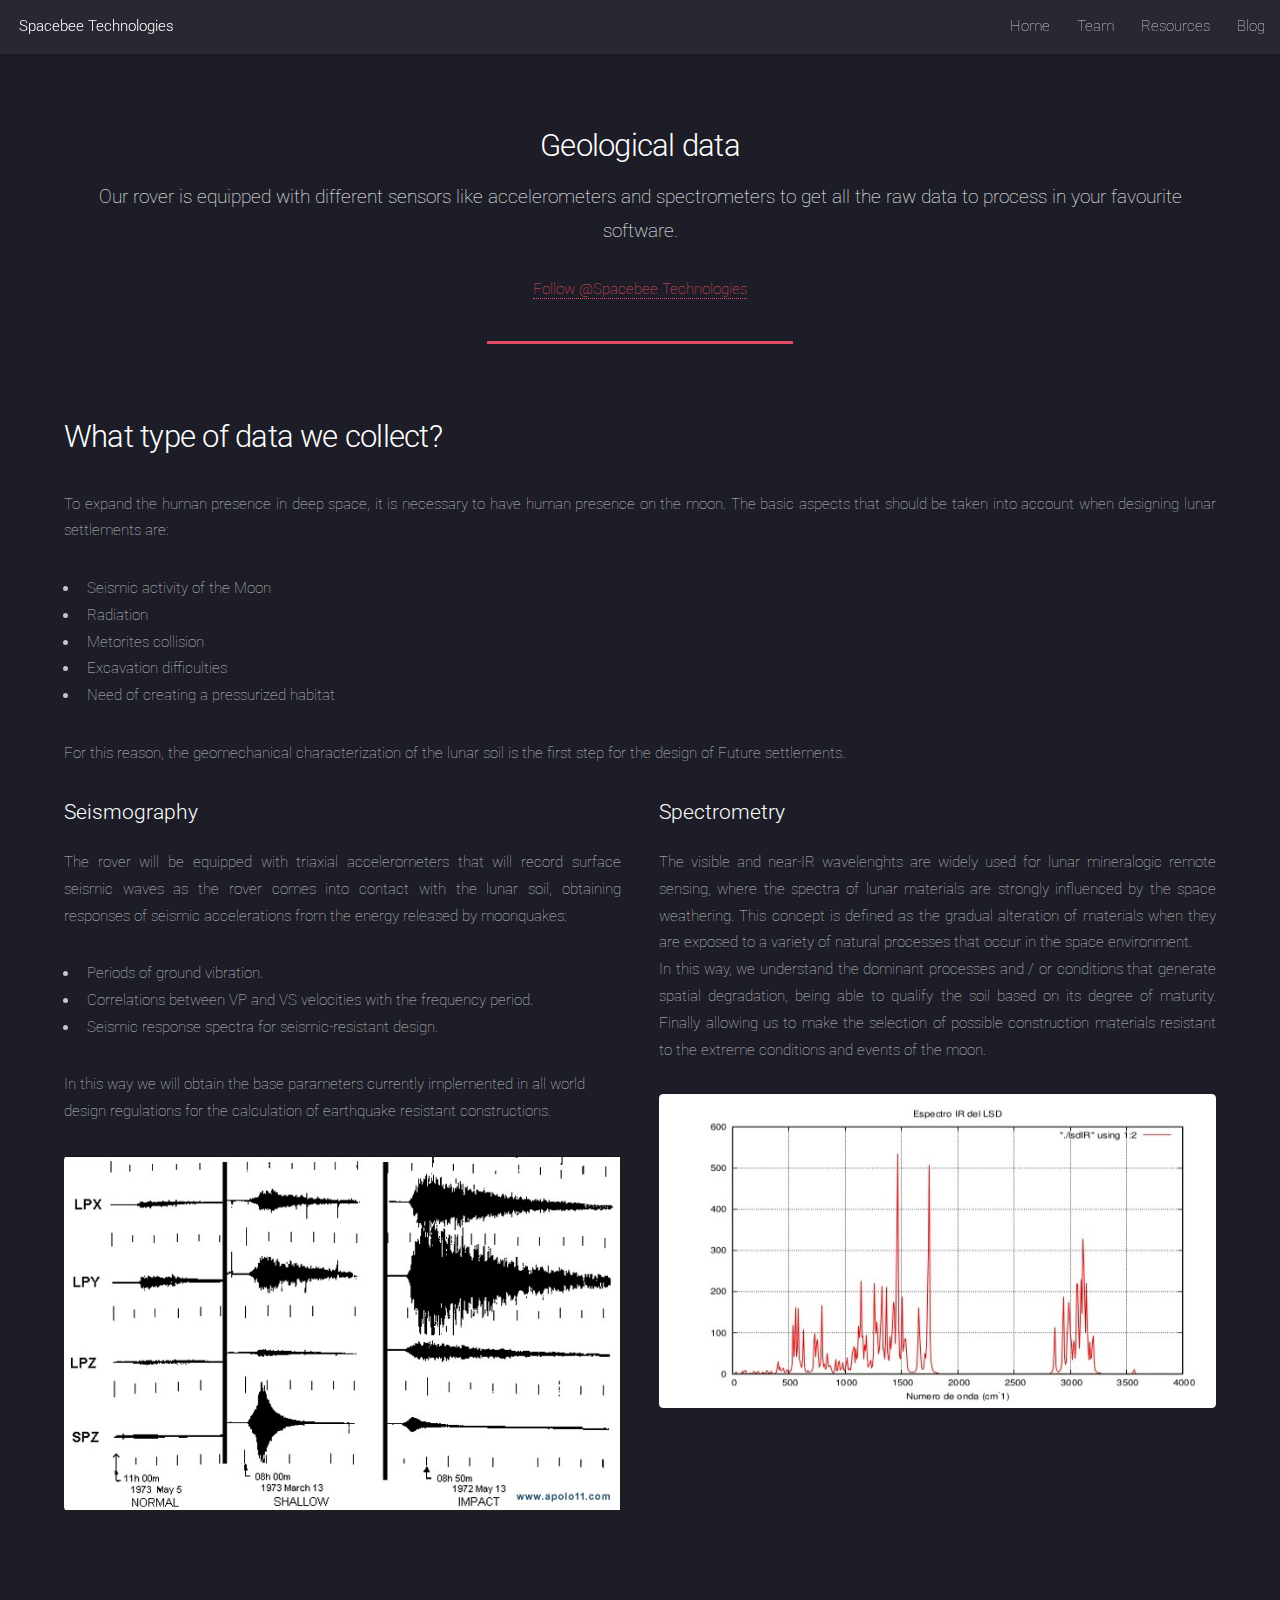
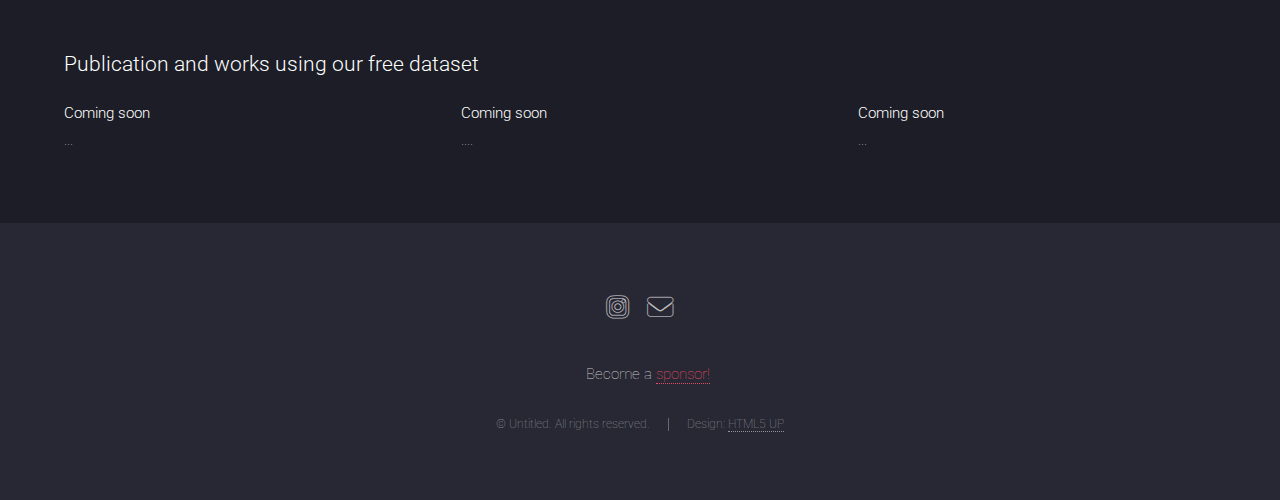
<file: geologia.html>
<!DOCTYPE HTML>
<!--
	Landed by HTML5 UP
	html5up.net | @ajlkn
	Free for personal and commercial use under the CCA 3.0 license (html5up.net/license)
-->
<html>
	<head>
		<title>Geological dataset</title>
		<meta charset="utf-8" />
		<meta name="viewport" content="width=device-width, initial-scale=1, user-scalable=no" />
		<link rel="stylesheet" href="assets/css/main.css" />
		<noscript><link rel="stylesheet" href="assets/css/noscript.css" /></noscript>
	</head>
	<body class="is-preload">
		<div id="page-wrapper">

			<!-- Header -->
			<!-- Header -->
			<header id="header">
				<h1 id="logo"><a href="index.html">Spacebee Technologies</a></h1>
				<nav id="nav">
					<ul>
						<li><a href="index.html">Home</a></li>
						<li><a href="team.html">Team</a></li>
						<li>
							<a href="#">Resources</a>
							<ul>
								<!-- <li><a href="left-sidebar.html">Rover design</a></li>
								<li><a href="right-sidebar.html">Geological dataset</a></li>
								<li><a href="no-sidebar.html">Moon image dataset</a></li> -->
								<li><a href="rover.html">Rover design</a></li>
								<li><a href="geologia.html">Geological dataset</a></li>
								<li><a href="ImageDataset.html">Moon image dataset</a></li>
								<!-- <li>
									<a href="#">Submenu</a>
									<ul>
										<li><a href="#">Option 1</a></li>
										<li><a href="#">Option 2</a></li>
										<li><a href="#">Option 3</a></li>
										<li><a href="#">Option 4</a></li>
									</ul>
								</li> -->
							</ul>
						</li>
						<li><a href="blog.html">Blog</a></li>
						<!-- <li><a href="elements.html">Blog</a></li> -->
					</ul>
				</nav>
			</header>

			<!-- Main -->
				<div id="main" class="wrapper style1">
					<div class="container">
						<header class="major">
							<h2>Geological data</h2>
							<p class="centrado">Our rover is equipped with different sensors like accelerometers and spectrometers to get all the raw data to process in your favourite software.
								<br>
							
								</p>
								<p class="centrado">	<span> <a class="github-button" href="https://github.com/orgs/rovertitotest/dashboard" data-color-scheme="no-preference: light; light: light; dark: light;" data-size="large" aria-label="Follow @Spacebee Technologies on GitHub">Follow @Spacebee Technologies</a></span></p>
						</header>

						<!-- Content -->
							<section id="content">

								<h2>What type of data we collect?</h2>
								
								<p>To expand the human presence in deep space, it is necessary to
									 have human presence on the moon. The basic aspects that should be taken 
									 into account when designing lunar settlements are:
									 	 
									 <ul>
										<li>Seismic activity of the Moon</li>
										<li>Radiation </li>
										<li>Metorites collision  </li>
										<li>Excavation difficulties</li>
										<li>Need of creating a pressurized habitat</li>
									</ul>
									For this reason, the geomechanical characterization of the lunar soil is the first step for the design of Future settlements.</p>

						<div class="box alt">
		
							<div class="row gtr-uniform">
								<section class="col-6 col-6-medium col-12-xsmall">
						
									<h3>Seismography</h3>
									<p>The rover will be equipped with triaxial accelerometers that will record
										 surface seismic waves as the rover comes into contact with the lunar soil, obtaining responses of seismic accelerations from 
										 the energy released by moonquakes:
										 
										 <ul>
											<li>Periods of ground vibration.</li>
											<li>Correlations between VP and VS velocities with 
												the frequency period. </li>
											<li>Seismic response spectra for seismic-resistant design. </li>
										</ul>
	
										In this way we will obtain the base parameters currently implemented in all 
										world design regulations for the calculation of earthquake resistant constructions.
									</p>
									<span class="image fit"><img src="images/lunamotos.jpg" alt="" /></span>
											
								<!-- <ul class="actions">
									<li><a href="#" class="button">Learn More</a></li>
								</ul> -->
								
								</section>


								<section class="col-6 col-6-medium col-12-xsmall">
								
									
									<h3>Spectrometry</h3>
									<p>The visible and near-IR wavelenghts are widely used for lunar mineralogic 
										remote sensing, where the spectra of lunar materials are strongly influenced 
										by the space weathering. This concept is defined as the gradual alteration of 
										materials when they are exposed to a variety of natural processes that occur in
										 the space environment. 
										<br>
										 In this way, we understand the dominant processes and / or conditions that 
										 generate spatial degradation, being able to qualify the soil based on its degree of maturity.
										 Finally allowing us to make the selection of possible construction materials 
										 resistant to the extreme conditions and events of the moon.
										</p>	
										<span class="image fit"><img src="images/espectometria.jpg" alt="" /></span>
	
							
											
								<!-- <ul class="actions">
									<li><a href="#" class="button">Learn More</a></li>
								</ul> -->
			
								</section>

							</div>
						</div>


						
							</section>

					</div>
					
				</div>

				<div id="main" class="wrapper style1">
					<div class="container">

						<div class="box alt">
							<h3>Publication and works using our free dataset</h3>
							<div class="row gtr-uniform">
								<section class="col-4 col-6-medium col-12-xsmall">
                                   
									
									<p><b>Coming soon </b> <br>
										...
									  </p>

											
								<!-- <ul class="actions">
									<li><a href="#" class="button">Learn More</a></li>
								</ul> -->
								</section>


								<section class="col-4 col-6-medium col-12-xsmall">
                                   
									
									<p><b>Coming soon </b> <br>
										....
									 </p>

											
								<!-- <ul class="actions">
									<li><a href="#" class="button">Learn More</a></li>
								</ul> -->
								
								</section>

								<section class="col-4 col-6-medium col-12-xsmall">
                                   
									
									<p><b>Coming soon</b> <br>
									...  </p>

											
								<!-- <ul class="actions">
									<li><a href="#" class="button">Learn More</a></li>
								</ul>
								 -->
								</section>
							</div>
						</div>



					</div>
				</div>

			<!-- Footer -->
			<footer id="footer">
				<ul class="icons">
					<!-- <li><a href="#" class="icon brands alt fa-twitter"><span class="label">Twitter</span></a></li>
					<li><a href="#" class="icon brands alt fa-facebook-f"><span class="label">Facebook</span></a></li>
					<li><a href="#" class="icon brands alt fa-linkedin-in"><span class="label">LinkedIn</span></a></li> -->
					<li><a href="https://instagram.com/spacebeetech?igshid=1ctdy4mp243ud" target="blank" class="icon brands alt fa-instagram"><span class="label">Instagram</span></a></li>
					<!-- <li><a href="#" class="icon brands alt fa-github"><span class="label">GitHub</span></a></li> -->
					<li><a href="mailto: rovertitotherover@gmail.com" class="icon solid alt fa-envelope"><span class="label">Email</span></a></li>
				</ul>
				<ul>Become a <a href="form.html">sponsor!</a></ul>
				<ul class="copyright">
					<li>&copy; Untitled. All rights reserved.</li><li>Design: <a href="http://html5up.net">HTML5 UP</a></li>
				</ul>
			
			</footer>


		</div>

		<!-- Scripts -->
			<script src="assets/js/jquery.min.js"></script>
			<script src="assets/js/jquery.scrolly.min.js"></script>
			<script src="assets/js/jquery.dropotron.min.js"></script>
			<script src="assets/js/jquery.scrollex.min.js"></script>
			<script src="assets/js/browser.min.js"></script>
			<script src="assets/js/breakpoints.min.js"></script>
			<script src="assets/js/util.js"></script>
			<script src="assets/js/main.js"></script>

			<script async defer src="https://buttons.github.io/buttons.js"></script>

	</body>
</html>
</file>
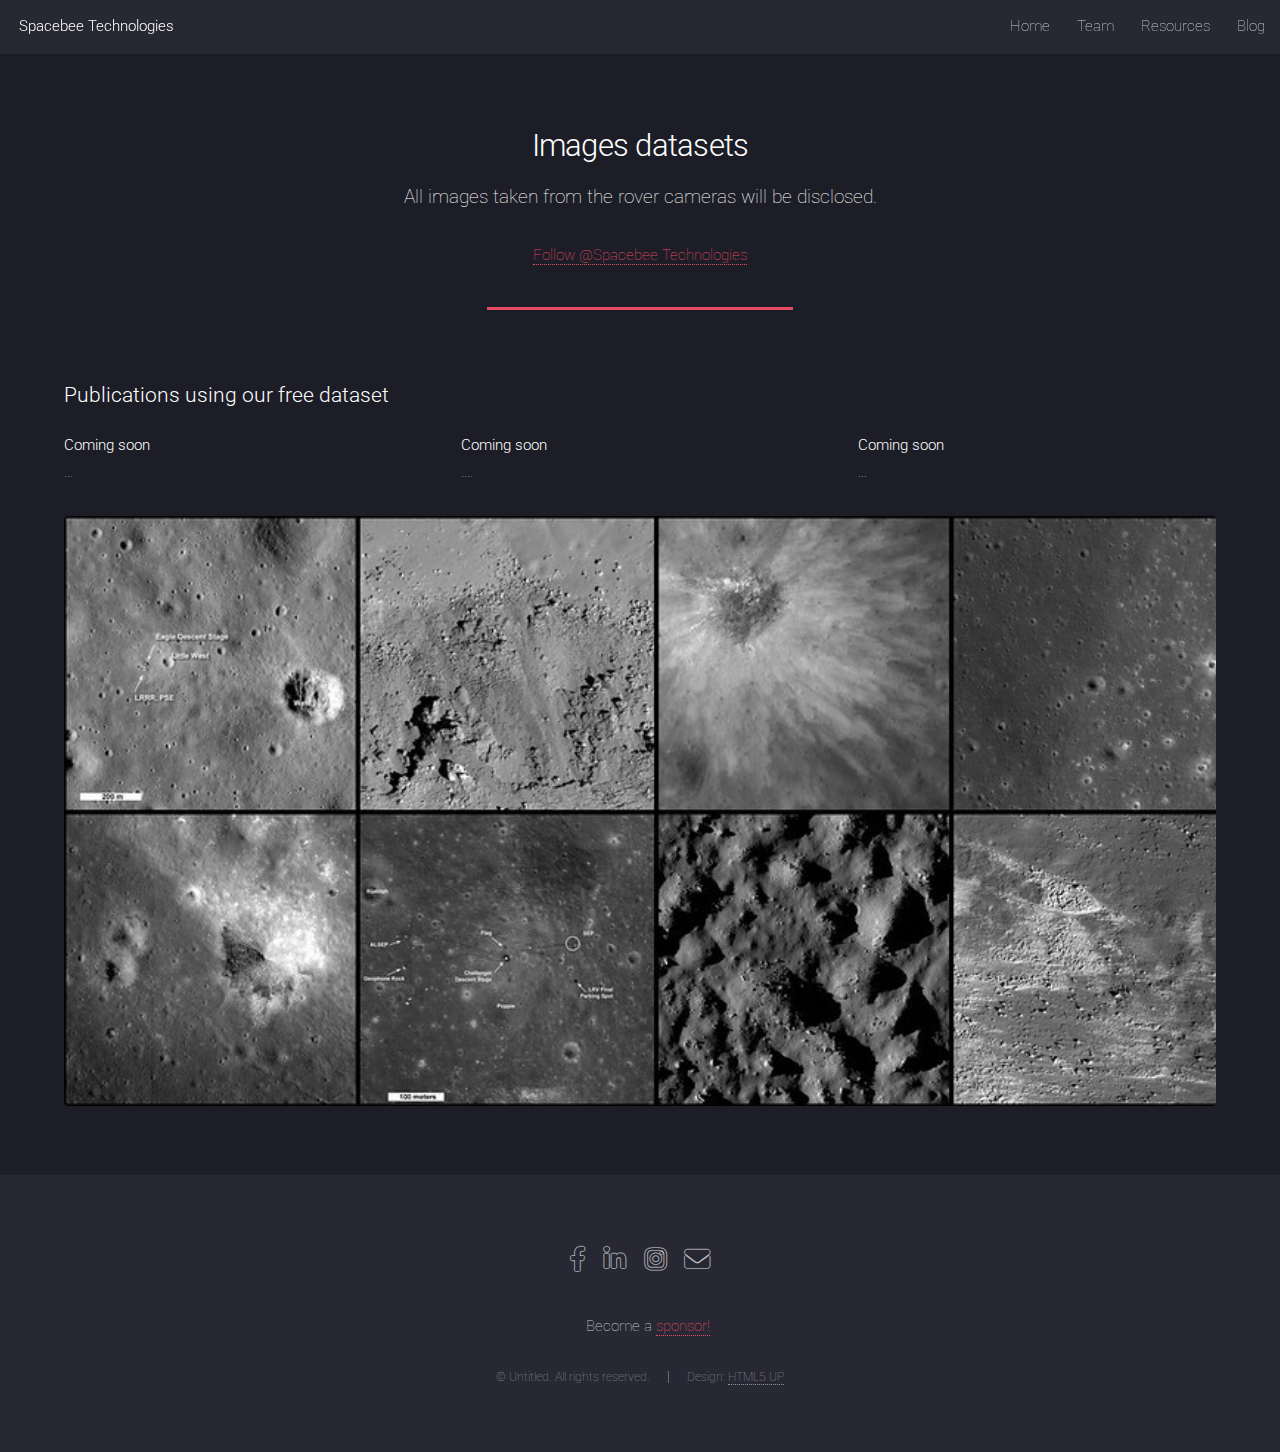
<file: ImageDataset.html>
<!DOCTYPE HTML>
<!--
	Landed by HTML5 UP
	html5up.net | @ajlkn
	Free for personal and commercial use under the CCA 3.0 license (html5up.net/license)
-->
<html>
	<head>
		<title>Images dataset</title>
		<meta charset="utf-8" />
		<meta name="viewport" content="width=device-width, initial-scale=1, user-scalable=no" />
		<link rel="stylesheet" href="assets/css/main.css" />

			
		<!-- Para el logito y que ande en todos lso browsers -->
		<link rel="apple-touch-icon" sizes="180x180" href="assets/favicon/apple-touch-icon.png">
		<link rel="icon" type="image/png" sizes="32x32" href="assets/favicon/favicon-32x32.png">
		<link rel="icon" type="image/png" sizes="16x16" href="assets/favicon/favicon-16x16.png">
		<link rel="manifest" href="assets/favicon/site.webmanifest">
		<link rel="mask-icon" href="assets/favicon/safari-pinned-tab.svg" color="#5bbad5">
		<meta name="msapplication-TileColor" content="#da532c">
		<meta name="theme-color" content="#ffffff">

		
		<noscript><link rel="stylesheet" href="assets/css/noscript.css" /></noscript>
	</head>
	<body class="is-preload">
		<div id="page-wrapper">

			<!-- Header -->
			<!-- Header -->
			<header id="header">
				<h1 id="logo"><a href="index.html">Spacebee Technologies</a></h1>
				<nav id="nav">
					<ul>
						<li><a href="index.html">Home</a></li>
						<li><a href="team.html">Team</a></li>
						<li>
							<a href="#">Resources</a>
							<ul>
								<!-- <li><a href="left-sidebar.html">Rover design</a></li>
								<li><a href="right-sidebar.html">Measurement dataset</a></li>
								<li><a href="no-sidebar.html">Moon image dataset</a></li> -->
								<li><a href="rover.html">Rover design</a></li>
								<li><a href="measurement.html">Measurement dataset</a></li>
								<li><a href="ImageDataset.html">Moon image dataset</a></li>
								<!-- <li>
									<a href="#">Submenu</a>
									<ul>
										<li><a href="#">Option 1</a></li>
										<li><a href="#">Option 2</a></li>
										<li><a href="#">Option 3</a></li>
										<li><a href="#">Option 4</a></li>
									</ul>
								</li> -->
							</ul>
						</li>
						<li><a href="https://www.instagram.com/spacebeetech/" target="_blank">Blog</a></li>
						<!-- <li><a href="elements.html">Blog</a></li> -->
					</ul>
				</nav>
			</header>

			<!-- Main -->
				<div id="main" class="wrapper style1">
					<div class="container">
						<header class="major">
							<h2>Images datasets</h2>
							<p class="centrado">All images taken from the rover cameras will be disclosed.  <br> 
								</p>
							<p class="centrado"><span> <a class="github-button" href="https://github.com/SpaceBeeTech" data-color-scheme="no-preference: light; light: light; dark: light;" data-size="large" aria-label="Follow @Spacebee Technologies on GitHub">Follow @Spacebee Technologies</a></span></p>
							</header>


							<div class="box alt">
								<h3>Publications using our free dataset</h3>
								<div class="row gtr-uniform">
									<section class="col-4 col-6-medium col-12-xsmall">
									   
										
										<p><b>Coming soon </b> <br>
											...
										  </p>
	
												
									<!-- <ul class="actions">
										<li><a href="#" class="button">Learn More</a></li>
									</ul> -->
									</section>
	
	
									<section class="col-4 col-6-medium col-12-xsmall">
									   
										
										<p><b>Coming soon </b> <br>
											....
										 </p>
	
												
									<!-- <ul class="actions">
										<li><a href="#" class="button">Learn More</a></li>
									</ul> -->
									
									</section>
	
									<section class="col-4 col-6-medium col-12-xsmall">
									   
										
										<p><b>Coming soon</b> <br>
										...  </p>
	
												
									<!-- <ul class="actions">
										<li><a href="#" class="button">Learn More</a></li>
									</ul>
									 -->
									</section>
								</div>
							</div>


						<!-- Content -->
							<section id="content">
								<!-- <h3>Acces the free repostory with all photos </h3>	 -->
								<!-- <article>Hola</article> -->
								<a class="image fit"><img src="images/dataset2.jpg" alt="" /></a>
							</section>

					</div>
				</div>


			<!-- Footer -->

			<!-- Footer -->
			<footer id="footer">
				<ul class="icons">
					<!-- <li><a href="#" class="icon brands alt fa-twitter"><span class="label">Twitter</span></a></li> -->
					<li><a href="https://www.facebook.com/pages/category/Entrepreneur/Spacebee-Technologies-104720801788829/" target="blank" class="icon brands alt fa-facebook-f"><span class="label">Facebook</span></a></li>
					<li><a href="https://www.linkedin.com/company/spacebee-technologies" target="blank" class="icon brands alt fa-linkedin-in"><span class="label">LinkedIn</span></a></li>
					<li><a href="https://instagram.com/spacebeetech?igshid=1ctdy4mp243ud" target="blank" class="icon brands alt fa-instagram"><span class="label">Instagram</span></a></li>
					<!-- <li><a href="#" class="icon brands alt fa-github"><span class="label">GitHub</span></a></li> -->
					<li><a href="mailto: rovertitotherover@gmail.com" class="icon solid alt fa-envelope"><span class="label">Email</span></a></li>
				</ul>
				<ul>Become a <a href="form.html">sponsor!</a></ul>
				<ul class="copyright">
					<li>&copy; Untitled. All rights reserved.</li><li>Design: <a href="http://html5up.net">HTML5 UP</a></li>
				</ul>
			
			</footer>

	
		</div>

		<!-- Scripts -->
			<script src="assets/js/jquery.min.js"></script>
			<script src="assets/js/jquery.scrolly.min.js"></script>
			<script src="assets/js/jquery.dropotron.min.js"></script>
			<script src="assets/js/jquery.scrollex.min.js"></script>
			<script src="assets/js/browser.min.js"></script>
			<script src="assets/js/breakpoints.min.js"></script>
			<script src="assets/js/util.js"></script>
			<script src="assets/js/main.js"></script>

			<script async defer src="https://buttons.github.io/buttons.js"></script>

	</body>
</html>
</file>
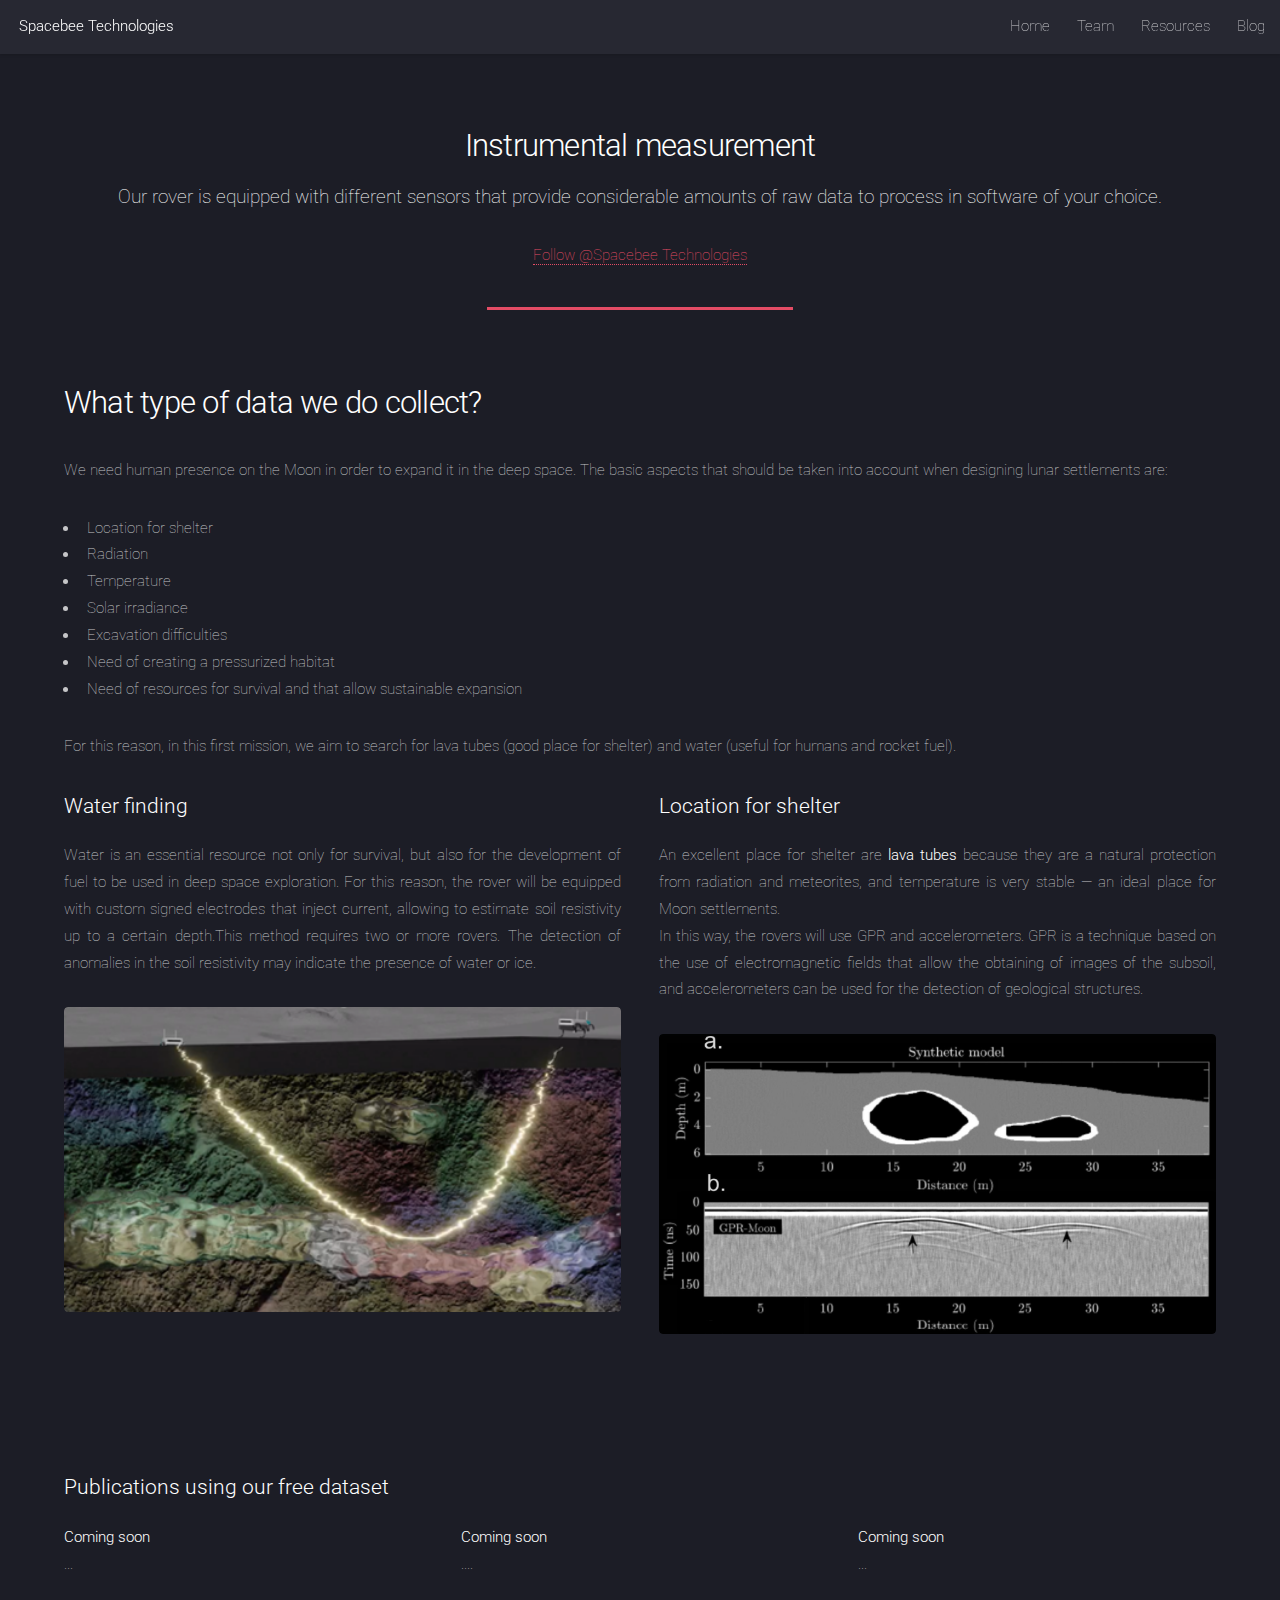
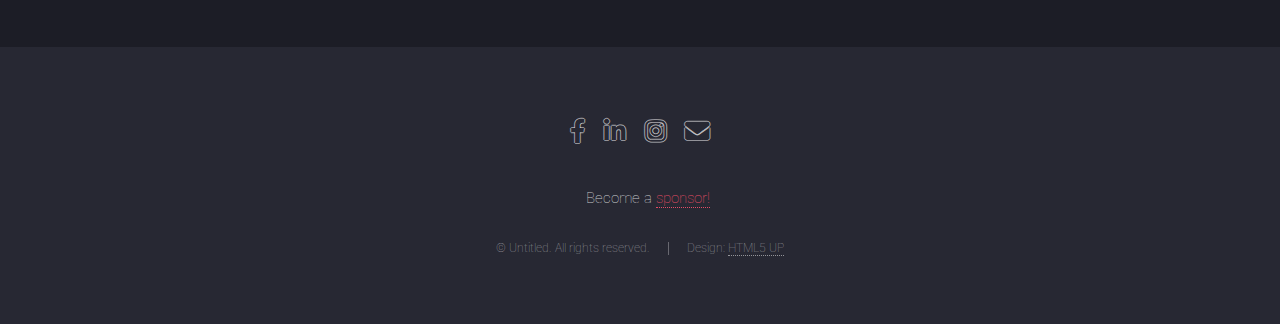
<file: measurement.html>
<!DOCTYPE HTML>
<!--
	Landed by HTML5 UP
	html5up.net | @ajlkn
	Free for personal and commercial use under the CCA 3.0 license (html5up.net/license)
-->
<html>
	<head>
		<title>Measurement dataset</title>
		<meta charset="utf-8" />
		<meta name="viewport" content="width=device-width, initial-scale=1, user-scalable=no" />
		<link rel="stylesheet" href="assets/css/main.css" />

	
		<!-- Para el logito y que ande en todos lso browsers -->
		<link rel="apple-touch-icon" sizes="180x180" href="assets/favicon/apple-touch-icon.png">
		<link rel="icon" type="image/png" sizes="32x32" href="assets/favicon/favicon-32x32.png">
		<link rel="icon" type="image/png" sizes="16x16" href="assets/favicon/favicon-16x16.png">
		<link rel="manifest" href="assets/favicon/site.webmanifest">
		<link rel="mask-icon" href="assets/favicon/safari-pinned-tab.svg" color="#5bbad5">
		<meta name="msapplication-TileColor" content="#da532c">
		<meta name="theme-color" content="#ffffff">
				
		<noscript><link rel="stylesheet" href="assets/css/noscript.css" /></noscript>
	</head>
	<body class="is-preload">
		<div id="page-wrapper">

			<!-- Header -->
			<!-- Header -->
			<header id="header">
				<h1 id="logo"><a href="index.html">Spacebee Technologies</a></h1>
				<nav id="nav">
					<ul>
						<li><a href="index.html">Home</a></li>
						<li><a href="team.html">Team</a></li>
						<li>
							<a href="#">Resources</a>
							<ul>
								<!-- <li><a href="left-sidebar.html">Rover design</a></li>
								<li><a href="right-sidebar.html">Measurement dataset</a></li>
								<li><a href="no-sidebar.html">Moon image dataset</a></li> -->
								<li><a href="rover.html">Rover design</a></li>
								<li><a href="measurement.html">Measurement dataset</a></li>
								<li><a href="ImageDataset.html">Moon image dataset</a></li>
								<!-- <li>
									<a href="#">Submenu</a>
									<ul>
										<li><a href="#">Option 1</a></li>
										<li><a href="#">Option 2</a></li>
										<li><a href="#">Option 3</a></li>
										<li><a href="#">Option 4</a></li>
									</ul>
								</li> -->
							</ul>
						</li>
						<li><a href="https://www.instagram.com/spacebeetech/" target="_blank">Blog</a></li>
						<!-- <li><a href="elements.html">Blog</a></li> -->
					</ul>
				</nav>
			</header>

			<!-- Main -->
				<div id="main" class="wrapper style1">
					<div class="container">
						<header class="major">
							<h2>Instrumental measurement </h2>
							<p class="centrado">Our rover is equipped with different sensors 
								that provide considerable amounts of  raw data to process in software of your choice.      
								<br>
							
								</p>
								<p class="centrado">	<span> <a class="github-button" href="https://github.com/SpaceBeeTech" data-color-scheme="no-preference: light; light: light; dark: light;" data-size="large" aria-label="Follow @Spacebee Technologies on GitHub">Follow @Spacebee Technologies</a></span></p>
						</header>

						<!-- Content -->
							<section id="content">

								<h2>What type of data we do collect?</h2>
								
								<p>We need human presence on the Moon in order to expand it in 
									the deep space. The basic aspects that should be taken into account when
									 designing lunar settlements are: 		
									 	 
									 <ul>
										<li>Location for shelter</li>
										<li>Radiation </li>
										<li>Temperature </li>
										<li>Solar irradiance</li>
										<li>Excavation difficulties</li>
										<li>Need of creating a pressurized habitat</li>
										<li>Need of resources for survival and that allow sustainable expansion</li>
									</ul>
									For this reason, in this first mission, we aim to search for lava tubes (good place for shelter) and water (useful for humans and rocket fuel).</p>

						<div class="box alt">
		
							<div class="row gtr-uniform">
								<section class="col-6 col-6-medium col-12-xsmall">
						
									<h3>Water finding</h3>
									<p>Water is an essential resource not only
										 for survival, but also for the development 
										 of fuel to be used in deep space exploration. 
										 For this reason, the rover will be equipped
										  with custom signed electrodes that inject current,
										   allowing to estimate soil resistivity up to a certain
										    depth.This method requires two or more rovers. The detection of anomalies 
											in the soil resistivity may indicate the presence of water or ice.           

									</p>
									<span class="image fit"><img src="images/VES.png" alt="" /></span>
											
								<!-- <ul class="actions">
									<li><a href="#" class="button">Learn More</a></li>
								</ul> -->
								
								</section>


								<section class="col-6 col-6-medium col-12-xsmall">
								
									
									<h3>Location for shelter</h3>
									<p>An excellent place for shelter are <b>lava tubes</b> because they are a natural protection from radiation
										 and meteorites, and temperature is very stable — an ideal place for Moon settlements. 
										<br>
										In this way, the rovers will use GPR and accelerometers. GPR is a technique based on
										 the use of electromagnetic fields that allow the obtaining of images of the subsoil, and 
										 accelerometers can be used for the detection of geological structures.             
										</p>	
										<span class="image fit"><img src="images/gpr.png" alt="" /></span>
	
							
											
								<!-- <ul class="actions">
									<li><a href="#" class="button">Learn More</a></li>
								</ul> -->
			
								</section>

							</div>
						</div>

						<!-- <h2>Other Use cases</h2>
								
						<p>The rover also has the possibility of carrying light weight and
							negligible power consumption sensors to measure other variables of interest in the ground like:
						
									 	 
							<ul>
								<li>Temperatures</li>
								<li>Surface radiation  </li>
								<li>Solar irradiance</li>
								<li>Excavation difficulties</li>
							</ul>
						</p> -->

							</section>

					</div>
					
				</div>

				<div id="main" class="wrapper style1">
					<div class="container">

						<div class="box alt">
							<h3>Publications using our free dataset</h3>
							<div class="row gtr-uniform">
								<section class="col-4 col-6-medium col-12-xsmall">
                                   
									
									<p><b>Coming soon </b> <br>
										...
									  </p>

											
								<!-- <ul class="actions">
									<li><a href="#" class="button">Learn More</a></li>
								</ul> -->
								</section>


								<section class="col-4 col-6-medium col-12-xsmall">
                                   
									
									<p><b>Coming soon </b> <br>
										....
									 </p>

											
								<!-- <ul class="actions">
									<li><a href="#" class="button">Learn More</a></li>
								</ul> -->
								
								</section>

								<section class="col-4 col-6-medium col-12-xsmall">
                                   
									
									<p><b>Coming soon</b> <br>
									...  </p>

											
								<!-- <ul class="actions">
									<li><a href="#" class="button">Learn More</a></li>
								</ul>
								 -->
								</section>
							</div>
						</div>



					</div>
				</div>

			<!-- Footer -->
			<footer id="footer">
				<ul class="icons">
					<!-- <li><a href="#" class="icon brands alt fa-twitter"><span class="label">Twitter</span></a></li> -->
					<li><a href="https://www.facebook.com/pages/category/Entrepreneur/Spacebee-Technologies-104720801788829/" target="blank" class="icon brands alt fa-facebook-f"><span class="label">Facebook</span></a></li>
					<li><a href="https://www.linkedin.com/company/spacebee-technologies" target="blank" class="icon brands alt fa-linkedin-in"><span class="label">LinkedIn</span></a></li>
					<li><a href="https://instagram.com/spacebeetech?igshid=1ctdy4mp243ud" target="blank" class="icon brands alt fa-instagram"><span class="label">Instagram</span></a></li>
					<!-- <li><a href="#" class="icon brands alt fa-github"><span class="label">GitHub</span></a></li> -->
					<li><a href="mailto: rovertitotherover@gmail.com" class="icon solid alt fa-envelope"><span class="label">Email</span></a></li>
				</ul>
				<ul>Become a <a href="form.html">sponsor!</a></ul>
				<ul class="copyright">
					<li>&copy; Untitled. All rights reserved.</li><li>Design: <a href="http://html5up.net">HTML5 UP</a></li>
				</ul>
			
			</footer>


		</div>

		<!-- Scripts -->
			<script src="assets/js/jquery.min.js"></script>
			<script src="assets/js/jquery.scrolly.min.js"></script>
			<script src="assets/js/jquery.dropotron.min.js"></script>
			<script src="assets/js/jquery.scrollex.min.js"></script>
			<script src="assets/js/browser.min.js"></script>
			<script src="assets/js/breakpoints.min.js"></script>
			<script src="assets/js/util.js"></script>
			<script src="assets/js/main.js"></script>

			<script async defer src="https://buttons.github.io/buttons.js"></script>

	</body>
</html>
</file>
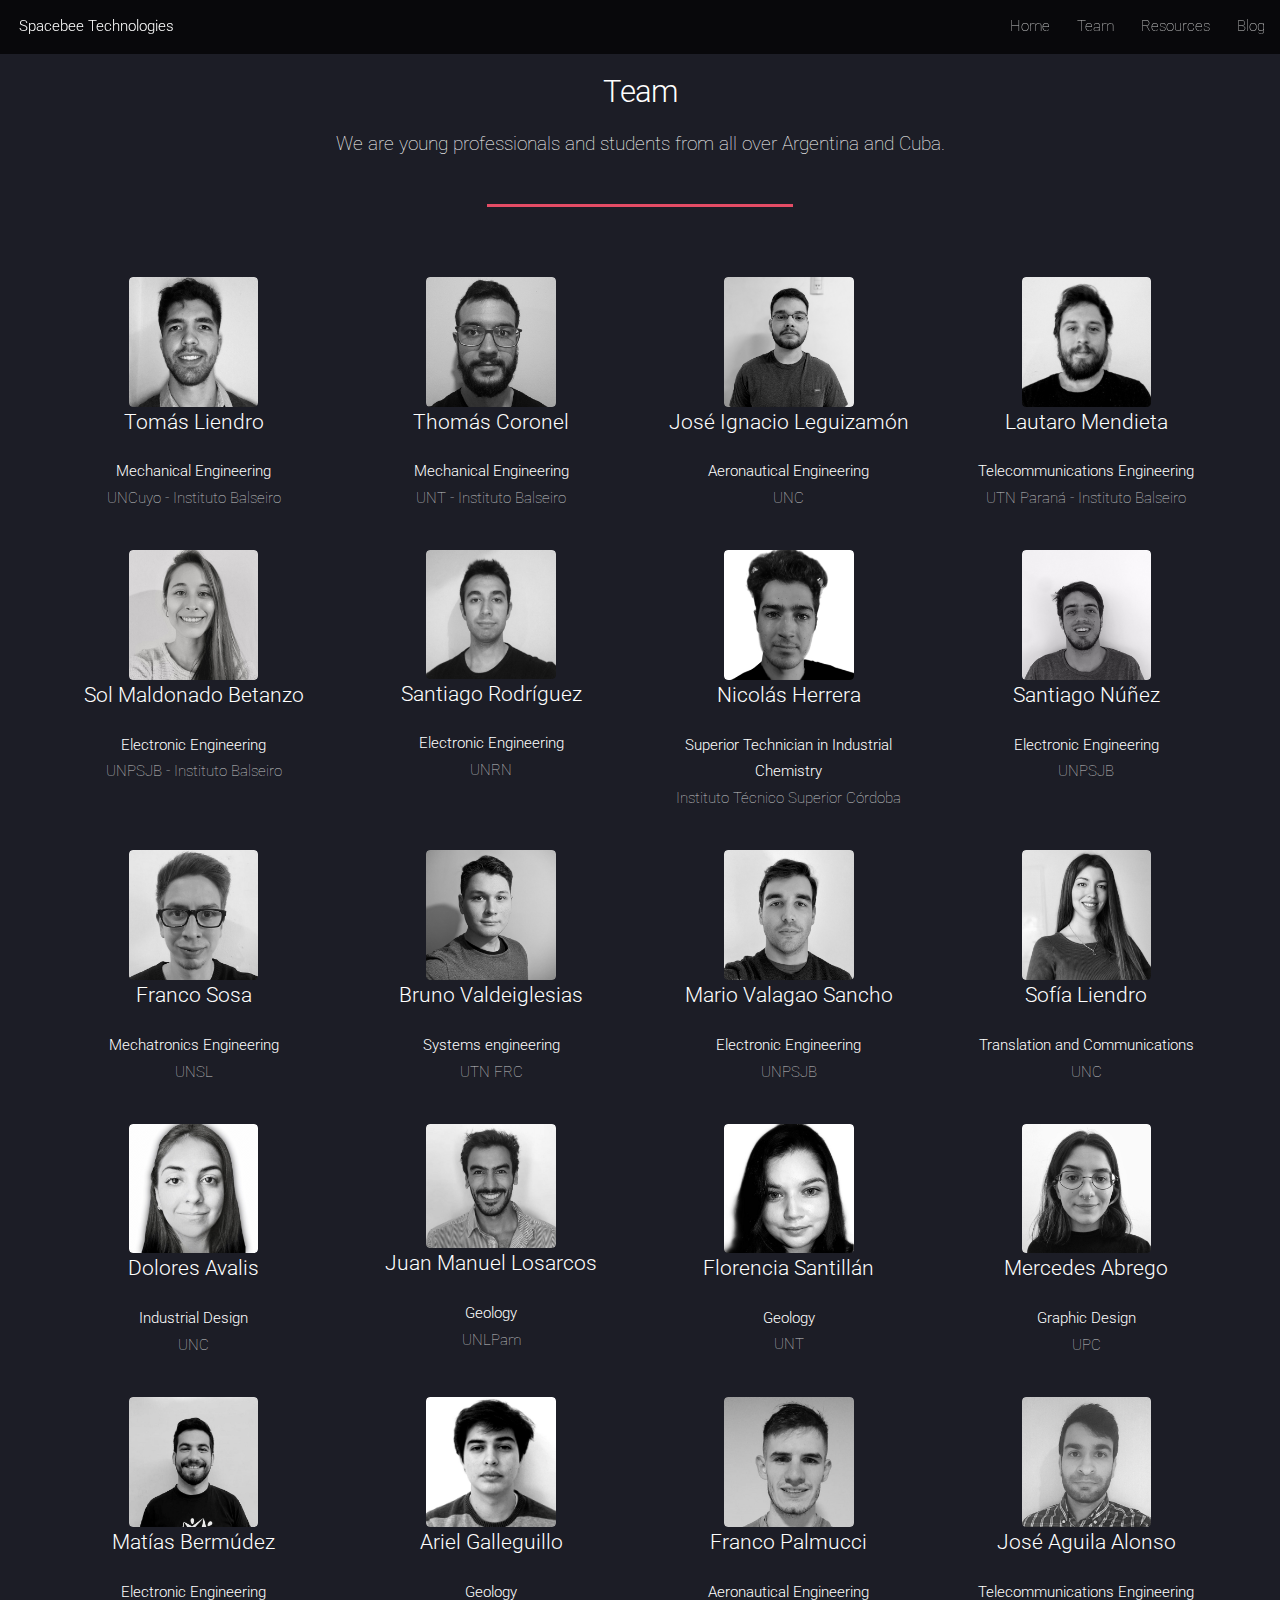
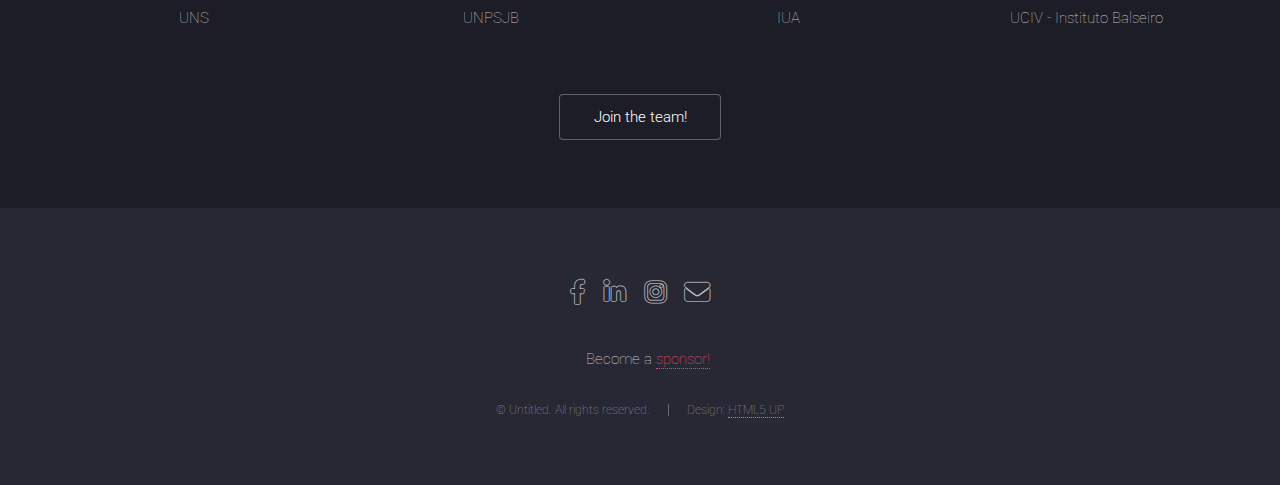
<file: team.html>
<!DOCTYPE HTML>
<!--
	Landed by HTML5 UP
	html5up.net | @ajlkn
	Free for personal and commercial use under the CCA 3.0 license (html5up.net/license)
-->
<html>
	<head>
		<title>Spacebee Technologies</title>
		<meta charset="utf-8" />
		<meta name="viewport" content="width=device-width, initial-scale=1, user-scalable=no" />
		<link rel="stylesheet" href="assets/css/main.css" />

			
		<!-- Para el logito y que ande en todos lso browsers -->
		<link rel="apple-touch-icon" sizes="180x180" href="assets/favicon/apple-touch-icon.png">
		<link rel="icon" type="image/png" sizes="32x32" href="assets/favicon/favicon-32x32.png">
		<link rel="icon" type="image/png" sizes="16x16" href="assets/favicon/favicon-16x16.png">
		<link rel="manifest" href="assets/favicon/site.webmanifest">
		<link rel="mask-icon" href="assets/favicon/safari-pinned-tab.svg" color="#5bbad5">
		<meta name="msapplication-TileColor" content="#da532c">
		<meta name="theme-color" content="#ffffff">
		
		<noscript><link rel="stylesheet" href="assets/css/noscript.css" /></noscript>
	</head>
	<body class="is-preload landing">
		<div id="page-wrapper">

			<!-- Header -->
			<header id="header">
				<h1 id="logo"><a href="index.html">Spacebee Technologies</a></h1>
				<nav id="nav">
					<ul>
						<li><a href="index.html">Home</a></li>
						<li><a href="team.html">Team</a></li>
						<li>
							<a href="#">Resources</a>
							<ul>
								<!-- <li><a href="left-sidebar.html">Rover design</a></li>
								<li><a href="right-sidebar.html">Measurement dataset</a></li>
								<li><a href="no-sidebar.html">Moon image dataset</a></li> -->
								<li><a href="rover.html">Rover design</a></li>
								<li><a href="measurement.html">Measurement dataset</a></li>
								<li><a href="ImageDataset.html">Moon image dataset</a></li>
								<!-- <li>
									<a href="#">Submenu</a>
									<ul>
										<li><a href="#">Option 1</a></li>
										<li><a href="#">Option 2</a></li>
										<li><a href="#">Option 3</a></li>
										<li><a href="#">Option 4</a></li>
									</ul>
								</li> -->
							</ul>
						</li>
						<li><a href="https://www.instagram.com/spacebeetech/" target="_blank">Blog</a></li>
						<!-- <li><a href="elements.html">Blog</a></li> -->
					</ul>
				</nav>
			</header>

			<!-- Four -->
				<section id="four" class="wrapper style1 special fade-up">
					<div class="container">
						<header class="major">
							<h2>Team</h2>
							<p  class="centrado">We are young professionals and students from all over Argentina and Cuba.  </p>
						</header>
						<div class="box alt">
							<div class="row gtr-uniform">
								<section class="col-3 col-6-medium col-12-xsmall">
                                    <span class="image team"><img src="images/Fotos/foto_tomi.jpg" alt="" /></span>
									<h3>Tomás Liendro</h3>
									<p class="centrado"><b>Mechanical Engineering</b> <br>
                                        UNCuyo - Instituto Balseiro</p>
								</section>
								<section class="col-3 col-6-medium col-12-xsmall">
                                    <span class="image team"><img src="images/Fotos/foto_thomas.jpg" alt="" /></span>
									<h3>Thomás Coronel</h3>
									<p class="centrado"><b>Mechanical Engineering</b> <br>
										UNT - Instituto Balseiro</p>
								</section>
								<section class="col-3 col-6-medium col-12-xsmall">
                                    <span class="image team"><img src="images/Fotos/Foto_IgnacioL.jpg" alt="" /></span>
									<h3>José Ignacio Leguizamón</h3>
									<p class="centrado"><b>Aeronautical Engineering</b> <br>
                                        UNC</p>
								</section>
								<section class="col-3 col-6-medium col-12-xsmall">
                                    <span class="image team"><img src="images/Fotos/foto_lautaro.jpg" alt="" /></span>
									<h3>Lautaro	Mendieta</h3>
									<p class="centrado"><b>Telecommunications Engineering</b><br>
                                        UTN Paraná - Instituto Balseiro</p>
								</section>
								<section class="col-3 col-6-medium col-12-xsmall">
                                    <span class="image team"><img src="images/Fotos/foto_sol.jpg" alt="" /></span>
									<h3>Sol Maldonado Betanzo</h3>
									<p class="centrado"><b>Electronic Engineering</b> <br>
                                        UNPSJB - Instituto Balseiro</p>
								</section>
								<section class="col-3 col-6-medium col-12-xsmall">
                                    <span class="image team"><img src="images/Fotos/foto_santiR.jpg" alt="" /></span>
									<h3>Santiago Rodríguez</h3>
									<p class="centrado"><b>Electronic Engineering</b> <br>
                                        UNRN</p>
								</section>
                                <section class="col-3 col-6-medium col-12-xsmall">
                                    <span class="image team"><img src="images/Fotos/foto_nico.jpg" alt="" /></span>
									<h3>Nicolás	Herrera</h3>
									<p class="centrado"><b>Superior Technician in Industrial Chemistry</b> <br>
										Instituto Técnico Superior Córdoba   </p>
								</section>
                                <section class="col-3 col-6-medium col-12-xsmall">
                                    <span class="image team"><img src="images/Fotos/foto_santiN.jpg" alt="" /></span>
									<h3>Santiago Núñez</h3>
									<p class="centrado"><b>Electronic Engineering</b> <br>
                                        UNPSJB</p>
								</section>
                                <section class="col-3 col-6-medium col-12-xsmall">
                                    <span class="image team"><img src="images/Fotos/foto_franco.jpg" alt="" /></span>
									<h3>Franco Sosa</h3>
									<p class="centrado"><b>Mechatronics Engineering</b> <br>
                                        UNSL</p>
								</section>
								<section class="col-3 col-6-medium col-12-xsmall">
                                    <span class="image team"><img src="images/Fotos/foto_bruno.jpeg" alt="" /></span>
									<h3>Bruno Valdeiglesias</h3>
									<p  class="centrado"><b>Systems engineering</b> <br>UTN FRC
                                        </p>
								</section>
								<section class="col-3 col-6-medium col-12-xsmall">
                                    <span class="image team"><img src="images/Fotos/foto_mario.jpeg" alt="" /></span>
									<h3>Mario Valagao Sancho</h3>
									<p class="centrado"><b> Electronic Engineering</b> <br>
                                        UNPSJB</p>
								</section>
                                <section class="col-3 col-6-medium col-12-xsmall">
                                    <span class="image team"><img src="images/Fotos/foto_sofi.jpeg" alt="" /></span>
									<h3>Sofía Liendro </h3>
									<p  class="centrado"><b> 
										Translation and Communications </b> <br>
										UNC
                                        </p>
								</section>

                                <section class="col-3 col-6-medium col-12-xsmall">
                                    <span class="image team"><img src="images/Fotos/foto_doli.jpg" alt="" /></span>
									<h3>Dolores Avalis</h3>
									<p  class="centrado"><b>Industrial Design</b> <br>
                                        UNC</p>
								</section>
								<section class="col-3 col-6-medium col-12-xsmall">
                                    <span class="image team"><img src="images/Fotos/foto_juanma.jpg" alt="" /></span>
									<h3>Juan Manuel Losarcos</h3>
									<p  class="centrado"><b>Geology</b> <br>
                                        UNLPam</p>
								</section>
                                <section class="col-3 col-6-medium col-12-xsmall">
                                    <span class="image team"><img src="images/Fotos/foto_flor.jpg" alt="" /></span>
									<h3>Florencia Santillán</h3>
									<p  class="centrado"><b>Geology</b> <br>
                                        UNT</p>
								</section>
                                <section class="col-3 col-6-medium col-12-xsmall">
                                    <span class="image team"><img src="images/Fotos/foto_mer.jpg" alt="" /></span>
									<h3>Mercedes Abrego</h3>
									<p  class="centrado"><b>Graphic Design</b> <br>
                                        UPC</p>
								</section>

								<section class="col-3 col-6-medium col-12-xsmall">
                                    <span class="image team"><img src="images/Fotos/foto_tute.jpg" alt="" /></span>
									<h3>Matías Bermúdez</h3>
									<p  class="centrado"><b>Electronic Engineering</b> <br>
                                        UNS</p>
								</section>

								<section class="col-3 col-6-medium col-12-xsmall">
                                    <span class="image team"><img src="images/Fotos/foto_ariel.jpg" alt="" /></span>
									<h3>Ariel Galleguillo</h3>
									<p  class="centrado"><b>Geology</b> <br>
                                        UNPSJB</p>
								</section>

								<section class="col-3 col-6-medium col-12-xsmall">
                                    <span class="image team"><img src="images/Fotos/foto_FrancoP.jpeg" alt="" /></span>
									<h3>Franco Palmucci</h3>
									<p  class="centrado"><b>Aeronautical Engineering</b> <br>
                                        IUA</p>
								</section>

								<section class="col-3 col-6-medium col-12-xsmall">
                                    <span class="image team"><img src="images/Fotos/foto_Jose.jpeg" alt="" /></span>
									<h3>José Aguila Alonso</h3>
									<p  class="centrado"><b>Telecommunications Engineering</b> <br>
                                        UCIV - Instituto Balseiro</p>
								</section>


							</div>
						</div>
						<footer class="major">
							<ul class="actions special">
								<li><a href="mailto: rovertitotherover@gmail.com" class="button">Join the team!</a></li>
							</ul>
						</footer>
					</div>
				</section>


			<!-- Footer -->
			<footer id="footer">
				<ul class="icons">
					<!-- <li><a href="#" class="icon brands alt fa-twitter"><span class="label">Twitter</span></a></li> -->
					<li><a href="https://www.facebook.com/pages/category/Entrepreneur/Spacebee-Technologies-104720801788829/" target="blank" class="icon brands alt fa-facebook-f"><span class="label">Facebook</span></a></li>
					<li><a href="https://www.linkedin.com/company/spacebee-technologies" target="blank" class="icon brands alt fa-linkedin-in"><span class="label">LinkedIn</span></a></li>
					<li><a href="https://instagram.com/spacebeetech?igshid=1ctdy4mp243ud" target="blank" class="icon brands alt fa-instagram"><span class="label">Instagram</span></a></li>
					<!-- <li><a href="#" class="icon brands alt fa-github"><span class="label">GitHub</span></a></li> -->
					<li><a href="mailto: rovertitotherover@gmail.com" class="icon solid alt fa-envelope"><span class="label">Email</span></a></li>
				</ul>
				<ul>Become a <a href="form.html">sponsor!</a></ul>
				<ul class="copyright">
					<li>&copy; Untitled. All rights reserved.</li><li>Design: <a href="http://html5up.net">HTML5 UP</a></li>
				</ul>
			
			</footer>

		</div>

		<!-- Scripts -->
			<script src="assets/js/jquery.min.js"></script>
			<script src="assets/js/jquery.scrolly.min.js"></script>
			<script src="assets/js/jquery.dropotron.min.js"></script>
			<script src="assets/js/jquery.scrollex.min.js"></script>
			<script src="assets/js/browser.min.js"></script>
			<script src="assets/js/breakpoints.min.js"></script>
			<script src="assets/js/util.js"></script>
			<script src="assets/js/main.js"></script>

	</body>
</html>
</file>
<file: assets/css/noscript.css>
/*
	Landed by HTML5 UP
	html5up.net | @ajlkn
	Free for personal and commercial use under the CCA 3.0 license (html5up.net/license)
*/

/* Loader */

	body.landing.is-preload:before {
		display: none;
	}

	body.landing.is-preload:after {
		display: none;
	}
</file>
<file: assets/css/form.css>
html {
    height: 100%;
  }
  body {
    margin: 0;
    padding: 0;
    font-family: sans-serif;
    background: linear-gradient(#141e30, #243b55);
  }
  
  .login-box {
    position: absolute  ;
    top: 50%;
    left: 50%;
    width: 400px;
    padding: 40px;
    transform: translate(-50%, -50%);
    background: rgba(0, 0, 0, 1);
    box-sizing: border-box;
    box-shadow: 0 15px 25px rgba(0, 0, 0, 0.6);
    border-radius: 10px;
    border-style: solid;
    border-color: red;
  }
  
  .login-box h2 {
    margin: 0 0 30px;
    padding: 0;
    color: #fff;
    text-align: center;
  }
  
  .login-box .user-box {
    position: relative;
  }
  
  .login-box .user-box input {
    width: 100%;
    padding: 10px 0;
    font-size: 16px;
    color: #fff;
    margin-bottom: 30px;
    border: none;
    border-bottom: 1px solid #fff;
    outline: none;
    background: transparent;
  }
  .login-box .user-box label {
    position: absolute;
    top: 0;
    left: 0;
    padding: 10px 0;
    font-size: 16px;
    color: #fff;
    pointer-events: none;
    transition: 0.5s;
  }
  
  .login-box .user-box input:focus ~ label,
  .login-box .user-box input:valid ~ label {
    top: -20px;
    left: 0;
    color: #03e9f4;
    font-size: 12px;
  }
  

  .login-box .user-box textarea{
    width: 100%;
    padding: 10px 0;
    font-size: 16px;
    color: #fff;
    margin-bottom: 30px;
    border: none;
    border-bottom: 1px solid #fff;
    outline: none;
    background: transparent;
    resize: none;
    height: 100px;
  }

  .login-box .user-box label {
    position: absolute;
    top: 0;
    left: 0;
    padding: 10px 0;
    font-size: 16px;
    color: #fff;
    pointer-events: none;
    transition: 0.5s;
  }
  
  .login-box .user-box textarea:focus ~ label,
  .login-box .user-box textarea:valid ~ label {
    top: -20px;
    left: 0;
    color: #03e9f4;
    font-size: 12px;
  }
  


  .login-box form a {
    position: relative;
    display: inline-block;
    padding: 10px 20px;
    color: #03e9f4;
    font-size: 16px;
    text-decoration: none;
    text-transform: uppercase;
    overflow: hidden;
    transition: 0.5s;
    margin-top: 40px;
    letter-spacing: 4px;
    border-bottom: none;
  }
  
  .login-box a:hover {
    background: #03e9f4;
    color: #fff;
    border-radius: 5px;
    box-shadow: 0 0 5px #03e9f4, 0 0 25px #03e9f4, 0 0 50px #03e9f4,
      0 0 100px #03e9f4;
  }
  
  .login-box a span {
    position: absolute;
    display: block;
  }
  
  .login-box a span:nth-child(1) {
    top: 0;
    left: -100%;
    width: 100%;
    height: 2px;
    background: linear-gradient(90deg, transparent, #03e9f4);
    animation: btn-anim1 1s linear infinite;
  }
  
  @keyframes btn-anim1 {
    0% {
      left: -100%;
    }
    50%,
    100% {
      left: 100%;
    }
  }
  
  .login-box a span:nth-child(2) {
    top: -100%;
    right: 0;
    width: 2px;
    height: 100%;
    background: linear-gradient(180deg, transparent, #03e9f4);
    animation: btn-anim2 1s linear infinite;
    animation-delay: 0.25s;
  }
  
  @keyframes btn-anim2 {
    0% {
      top: -100%;
    }
    50%,
    100% {
      top: 100%;
    }
  }
  
  .login-box a span:nth-child(3) {
    bottom: 0;
    right: -100%;
    width: 100%;
    height: 2px;
    background: linear-gradient(270deg, transparent, #03e9f4);
    animation: btn-anim3 1s linear infinite;
    animation-delay: 0.5s;
  }
  
  @keyframes btn-anim3 {
    0% {
      right: -100%;
    }
    50%,
    100% {
      right: 100%;
    }
  }
  
  .login-box a span:nth-child(4) {
    bottom: -100%;
    left: 0;
    width: 2px;
    height: 100%;
    background: linear-gradient(360deg, transparent, #03e9f4);
    animation: btn-anim4 1s linear infinite;
    animation-delay: 0.75s;
  }
  
  @keyframes btn-anim4 {
    0% {
      bottom: -100%;
    }
    50%,
    100% {
      bottom: 100%;
    }
  }

  
	input[type="submit"],
			.button {
        outline: none;
        border:0;
        background: none;
        box-shadow:none;
			}


      
		input[type="submit"]:hover, input[type="submit"]:active,
		.button:hover,
		.button:active {
			box-shadow: none;
	
		}

    .texto{
      height: 100px;
    }

  @media screen and (max-width: 480px) {
    .login-box {
        width: 300px;

      }

      

  }
</file>
<file: assets/css/main.css>
@import url("fontawesome-all.min.css");
@import url("https://fonts.googleapis.com/css?family=Roboto:100,300,100italic,300italic");

/*
	Landed by HTML5 UP
	html5up.net | @ajlkn
	Free for personal and commercial use under the CCA 3.0 license (html5up.net/license)
*/

html, body, div, span, applet, object,
iframe, h1, h2, h3, h4, h5, h6, p, blockquote,
pre, a, abbr, acronym, address, big, cite,
code, del, dfn, em, img, ins, kbd, q, s, samp,
small, strike, strong, sub, sup, tt, var, b,
u, i, center, dl, dt, dd, ol, ul, li, fieldset,
form, label, legend, table, caption, tbody,
tfoot, thead, tr, th, td, article, aside,
canvas, details, embed, figure, figcaption,
footer, header, hgroup, menu, nav, output, ruby,
section, summary, time, mark, audio, video {
	margin: 0;
	padding: 0;
	border: 0;
	font-size: 100%;
	font: inherit;
	vertical-align: baseline;}

article, aside, details, figcaption, figure,
footer, header, hgroup, menu, nav, section {
	display: block;}

body {
	line-height: 1;
}

ol, ul {
	list-style: none;
}

blockquote, q {
	quotes: none;
}

	blockquote:before, blockquote:after, q:before, q:after {
		content: '';
		content: none;
	}

table {
	border-collapse: collapse;
	border-spacing: 0;
}

body {
	-webkit-text-size-adjust: none;
}

mark {
	background-color: transparent;
	color: inherit;
}

input::-moz-focus-inner {
	border: 0;
	padding: 0;
}

input, select, textarea {
	-moz-appearance: none;
	-webkit-appearance: none;
	-ms-appearance: none;
	appearance: none;
}

/* Basic */

	html {
		box-sizing: border-box;
	}

	*, *:before, *:after {
		box-sizing: inherit;
	}

	html, body {
		background: #1c1d26;
	}

	body.is-preload *, body.is-preload *:before, body.is-preload *:after {
		-moz-animation: none !important;
		-webkit-animation: none !important;
		-ms-animation: none !important;
		animation: none !important;
		-moz-transition: none !important;
		-webkit-transition: none !important;
		-ms-transition: none !important;
		transition: none !important;
	}

	body, input, select, textarea {
		color: rgba(255, 255, 255, 0.75);
		font-family: "Roboto", Helvetica, sans-serif;
		font-size: 15pt;
		font-weight: 100;
		line-height: 1.75em;
	}

	a {
		-moz-transition: border-color 0.2s ease-in-out, color 0.2s ease-in-out;
		-webkit-transition: border-color 0.2s ease-in-out, color 0.2s ease-in-out;
		-ms-transition: border-color 0.2s ease-in-out, color 0.2s ease-in-out;
		transition: border-color 0.2s ease-in-out, color 0.2s ease-in-out;
		border-bottom: dotted 1px;
		color: #e44c65;
		text-decoration: none;
	}

		a:hover {
			color: #e44c65 !important;
			border-bottom-color: transparent;
		}

	strong, b {
		color: #ffffff;
		font-weight: 300;
	}

	em, i {
		font-style: italic;
	}

	p {
		margin: 0 0 2em 0;
		text-align: justify;
	}

	h1, h2, h3, h4, h5, h6 {
		color: #ffffff;
		font-weight: 300;
		line-height: 1em;
		margin: 0 0 1em 0;
	}

		h1 a, h2 a, h3 a, h4 a, h5 a, h6 a {
			color: inherit;
			border: 0;
		}

	h2 {
		font-size: 2em;
		line-height: 1.5em;
		letter-spacing: -0.025em;
	}

	h3 {
		font-size: 1.35em;
		line-height: 1.5em;
	}

	h4 {
		font-size: 1.1em;
		line-height: 1.5em;
	}

	h5 {
		font-size: 0.9em;
		line-height: 1.5em;
	}

	h6 {
		font-size: 0.7em;
		line-height: 1.5em;
	}

	sub {
		font-size: 0.8em;
		position: relative;
		top: 0.5em;
	}

	sup {
		font-size: 0.8em;
		position: relative;
		top: -0.5em;
	}

	hr {
		border: 0;
		border-bottom: solid 1px rgba(255, 255, 255, 0.3);
		margin: 3em 0;
	}

		hr.major {
			margin: 4em 0;
		}

	blockquote {
		border-left: solid 4px rgba(255, 255, 255, 0.3);
		font-style: italic;
		margin: 0 0 2em 0;
		padding: 0.5em 0 0.5em 2em;
	}

	code {
		background: rgba(255, 255, 255, 0.075);
		border-radius: 4px;
		font-family: "Courier New", monospace;
		font-size: 0.9em;
		margin: 0 0.25em;
		padding: 0.25em 0.65em;
	}

	pre {
		-webkit-overflow-scrolling: touch;
		font-family: "Courier New", monospace;
		font-size: 0.9em;
		margin: 0 0 2em 0;
	}

		pre code {
			display: block;
			line-height: 1.75em;
			padding: 1em 1.5em;
			overflow-x: auto;
		}

	.align-left {
		text-align: left;
	}

	.align-center {
		text-align: center;
	}

	.align-right {
		text-align: right;
	}

/* Loader */

	@-moz-keyframes spinner-show {
		0% {
			opacity: 0;
		}

		100% {
			opacity: 1;
		}
	}

	@-webkit-keyframes spinner-show {
		0% {
			opacity: 0;
		}

		100% {
			opacity: 1;
		}
	}

	@-ms-keyframes spinner-show {
		0% {
			opacity: 0;
		}

		100% {
			opacity: 1;
		}
	}

	@keyframes spinner-show {
		0% {
			opacity: 0;
		}

		100% {
			opacity: 1;
		}
	}

	@-moz-keyframes spinner-hide {
		0% {
			color: rgba(255, 255, 255, 0.15);
			z-index: 100001;
			-moz-transform: scale(1) rotate(0deg);
			-webkit-transform: scale(1) rotate(0deg);
			-ms-transform: scale(1) rotate(0deg);
			transform: scale(1) rotate(0deg);
		}

		99% {
			color: #1c1d26;
			z-index: 100001;
			-moz-transform: scale(0.5) rotate(360deg);
			-webkit-transform: scale(0.5) rotate(360deg);
			-ms-transform: scale(0.5) rotate(360deg);
			transform: scale(0.5) rotate(360deg);
		}

		100% {
			color: #1c1d26;
			z-index: -1;
			-moz-transform: scale(0.5) rotate(360deg);
			-webkit-transform: scale(0.5) rotate(360deg);
			-ms-transform: scale(0.5) rotate(360deg);
			transform: scale(0.5) rotate(360deg);
		}
	}

	@-webkit-keyframes spinner-hide {
		0% {
			color: rgba(255, 255, 255, 0.15);
			z-index: 100001;
			-moz-transform: scale(1) rotate(0deg);
			-webkit-transform: scale(1) rotate(0deg);
			-ms-transform: scale(1) rotate(0deg);
			transform: scale(1) rotate(0deg);
		}

		99% {
			color: #1c1d26;
			z-index: 100001;
			-moz-transform: scale(0.5) rotate(360deg);
			-webkit-transform: scale(0.5) rotate(360deg);
			-ms-transform: scale(0.5) rotate(360deg);
			transform: scale(0.5) rotate(360deg);
		}

		100% {
			color: #1c1d26;
			z-index: -1;
			-moz-transform: scale(0.5) rotate(360deg);
			-webkit-transform: scale(0.5) rotate(360deg);
			-ms-transform: scale(0.5) rotate(360deg);
			transform: scale(0.5) rotate(360deg);
		}
	}

	@-ms-keyframes spinner-hide {
		0% {
			color: rgba(255, 255, 255, 0.15);
			z-index: 100001;
			-moz-transform: scale(1) rotate(0deg);
			-webkit-transform: scale(1) rotate(0deg);
			-ms-transform: scale(1) rotate(0deg);
			transform: scale(1) rotate(0deg);
		}

		99% {
			color: #1c1d26;
			z-index: 100001;
			-moz-transform: scale(0.5) rotate(360deg);
			-webkit-transform: scale(0.5) rotate(360deg);
			-ms-transform: scale(0.5) rotate(360deg);
			transform: scale(0.5) rotate(360deg);
		}

		100% {
			color: #1c1d26;
			z-index: -1;
			-moz-transform: scale(0.5) rotate(360deg);
			-webkit-transform: scale(0.5) rotate(360deg);
			-ms-transform: scale(0.5) rotate(360deg);
			transform: scale(0.5) rotate(360deg);
		}
	}

	@keyframes spinner-hide {
		0% {
			color: rgba(255, 255, 255, 0.15);
			z-index: 100001;
			-moz-transform: scale(1) rotate(0deg);
			-webkit-transform: scale(1) rotate(0deg);
			-ms-transform: scale(1) rotate(0deg);
			transform: scale(1) rotate(0deg);
		}

		99% {
			color: #1c1d26;
			z-index: 100001;
			-moz-transform: scale(0.5) rotate(360deg);
			-webkit-transform: scale(0.5) rotate(360deg);
			-ms-transform: scale(0.5) rotate(360deg);
			transform: scale(0.5) rotate(360deg);
		}

		100% {
			color: #1c1d26;
			z-index: -1;
			-moz-transform: scale(0.5) rotate(360deg);
			-webkit-transform: scale(0.5) rotate(360deg);
			-ms-transform: scale(0.5) rotate(360deg);
			transform: scale(0.5) rotate(360deg);
		}
	}

	@-moz-keyframes spinner-rotate {
		0% {
			-moz-transform: scale(1) rotate(0deg);
			-webkit-transform: scale(1) rotate(0deg);
			-ms-transform: scale(1) rotate(0deg);
			transform: scale(1) rotate(0deg);
		}

		100% {
			-moz-transform: scale(1) rotate(360deg);
			-webkit-transform: scale(1) rotate(360deg);
			-ms-transform: scale(1) rotate(360deg);
			transform: scale(1) rotate(360deg);
		}
	}

	@-webkit-keyframes spinner-rotate {
		0% {
			-moz-transform: scale(1) rotate(0deg);
			-webkit-transform: scale(1) rotate(0deg);
			-ms-transform: scale(1) rotate(0deg);
			transform: scale(1) rotate(0deg);
		}

		100% {
			-moz-transform: scale(1) rotate(360deg);
			-webkit-transform: scale(1) rotate(360deg);
			-ms-transform: scale(1) rotate(360deg);
			transform: scale(1) rotate(360deg);
		}
	}

	@-ms-keyframes spinner-rotate {
		0% {
			-moz-transform: scale(1) rotate(0deg);
			-webkit-transform: scale(1) rotate(0deg);
			-ms-transform: scale(1) rotate(0deg);
			transform: scale(1) rotate(0deg);
		}

		100% {
			-moz-transform: scale(1) rotate(360deg);
			-webkit-transform: scale(1) rotate(360deg);
			-ms-transform: scale(1) rotate(360deg);
			transform: scale(1) rotate(360deg);
		}
	}

	@keyframes spinner-rotate {
		0% {
			-moz-transform: scale(1) rotate(0deg);
			-webkit-transform: scale(1) rotate(0deg);
			-ms-transform: scale(1) rotate(0deg);
			transform: scale(1) rotate(0deg);
		}

		100% {
			-moz-transform: scale(1) rotate(360deg);
			-webkit-transform: scale(1) rotate(360deg);
			-ms-transform: scale(1) rotate(360deg);
			transform: scale(1) rotate(360deg);
		}
	}

	@-moz-keyframes overlay-hide {
		0% {
			opacity: 1;
			z-index: 100000;
		}

		15% {
			opacity: 1;
			z-index: 100000;
		}

		99% {
			opacity: 0;
			z-index: 100000;
		}

		100% {
			opacity: 0;
			z-index: -1;
		}
	}

	@-webkit-keyframes overlay-hide {
		0% {
			opacity: 1;
			z-index: 100000;
		}

		15% {
			opacity: 1;
			z-index: 100000;
		}

		99% {
			opacity: 0;
			z-index: 100000;
		}

		100% {
			opacity: 0;
			z-index: -1;
		}
	}

	@-ms-keyframes overlay-hide {
		0% {
			opacity: 1;
			z-index: 100000;
		}

		15% {
			opacity: 1;
			z-index: 100000;
		}

		99% {
			opacity: 0;
			z-index: 100000;
		}

		100% {
			opacity: 0;
			z-index: -1;
		}
	}

	@keyframes overlay-hide {
		0% {
			opacity: 1;
			z-index: 100000;
		}

		15% {
			opacity: 1;
			z-index: 100000;
		}

		99% {
			opacity: 0;
			z-index: 100000;
		}

		100% {
			opacity: 0;
			z-index: -1;
		}
	}

	body.landing {
		text-decoration: none;
	}

		body.landing:before {
			-moz-osx-font-smoothing: grayscale;
			-webkit-font-smoothing: antialiased;
			display: inline-block;
			font-style: normal;
			font-variant: normal;
			text-rendering: auto;
			line-height: 1;
			text-transform: none !important;
			font-family: 'Font Awesome 5 Free';
			font-weight: 900;
		}

		body.landing:before {
			-moz-animation: spinner-show 1.5s 1 0.25s ease forwards, spinner-hide 0.25s ease-in-out forwards !important;
			-webkit-animation: spinner-show 1.5s 1 0.25s ease forwards, spinner-hide 0.25s ease-in-out forwards !important;
			-ms-animation: spinner-show 1.5s 1 0.25s ease forwards, spinner-hide 0.25s ease-in-out forwards !important;
			animation: spinner-show 1.5s 1 0.25s ease forwards, spinner-hide 0.25s ease-in-out forwards !important;
			-moz-transform-origin: 50% 50%;
			-webkit-transform-origin: 50% 50%;
			-ms-transform-origin: 50% 50%;
			transform-origin: 50% 50%;
			color: rgba(255, 255, 255, 0.15);
			content: '\f1ce';
			cursor: default;
			display: block;
			font-size: 2em;
			height: 2em;
			left: 50%;
			line-height: 2em;
			margin: -1em 0 0 -1em;
			opacity: 0;
			position: fixed;
			text-align: center;
			top: 50%;
			width: 2em;
			z-index: -1;
		}

		body.landing:after {
			-moz-animation: overlay-hide 1.5s ease-in forwards !important;
			-webkit-animation: overlay-hide 1.5s ease-in forwards !important;
			-ms-animation: overlay-hide 1.5s ease-in forwards !important;
			animation: overlay-hide 1.5s ease-in forwards !important;
			background: #1c1d26;
			content: '';
			display: block;
			height: 100%;
			left: 0;
			opacity: 0;
			position: fixed;
			top: 0;
			width: 100%;
			z-index: -1;
		}

		body.landing.is-preload:before {
			-moz-animation: spinner-show 1.5s 1 0.25s ease forwards, spinner-rotate 0.75s infinite linear !important;
			-webkit-animation: spinner-show 1.5s 1 0.25s ease forwards, spinner-rotate 0.75s infinite linear !important;
			-ms-animation: spinner-show 1.5s 1 0.25s ease forwards, spinner-rotate 0.75s infinite linear !important;
			animation: spinner-show 1.5s 1 0.25s ease forwards, spinner-rotate 0.75s infinite linear !important;
			z-index: 100001;
		}

		body.landing.is-preload:after {
			-moz-animation: none !important;
			-webkit-animation: none !important;
			-ms-animation: none !important;
			animation: none !important;
			opacity: 1;
			z-index: 100000;
		}

	@media (-webkit-min-device-pixel-ratio: 2) {

		body.landing:before {
			line-height: 2.025em;
		}

	}

/* Container */

	.container {
		margin: 0 auto;
		max-width: calc(100% - 4em);
		width: 70em;
	}

		.container.xsmall {
			width: 17.5em;
		}

		.container.small {
			width: 35em;
		}

		.container.medium {
			width: 52.5em;
		}

		.container.large {
			width: 87.5em;
		}

		.container.xlarge {
			width: 105em;
		}

		.container.max {
			width: 100%;
		}

		@media screen and (max-width: 1280px) {

			.container {
				width: 90%;
				max-width: 100%;
			}

		}

		@media screen and (max-width: 980px) {

			.container {
				width: 100% !important;
			}

		}

/* Row */

	.row {
		display: flex;
		flex-wrap: wrap;
		box-sizing: border-box;
		align-items: stretch;
	}

		.row > * {
			box-sizing: border-box;
		}

		.row.gtr-uniform > * > :last-child {
			margin-bottom: 0;
		}

		.row.aln-left {
			justify-content: flex-start;
		}

		.row.aln-center {
			justify-content: center;
		}

		.row.aln-right {
			justify-content: flex-end;
		}

		.row.aln-top {
			align-items: flex-start;
		}

		.row.aln-middle {
			align-items: center;
		}

		.row.aln-bottom {
			align-items: flex-end;
		}

		.row > .imp {
			order: -1;
		}

		.row > .col-1 {
			width: 8.33333%;
		}

		.row > .off-1 {
			margin-left: 8.33333%;
		}

		.row > .col-2 {
			width: 16.66667%;
		}

		.row > .off-2 {
			margin-left: 16.66667%;
		}

		.row > .col-3 {
			width: 25%;
		}

		.row > .off-3 {
			margin-left: 25%;
		}

		.row > .col-4 {
			width: 33.33333%;
		}

		.row > .off-4 {
			margin-left: 33.33333%;
		}

		.row > .col-5 {
			width: 41.66667%;
		}

		.row > .off-5 {
			margin-left: 41.66667%;
		}

		.row > .col-6 {
			width: 50%;
		}

		.row > .off-6 {
			margin-left: 50%;
		}

		.row > .col-7 {
			width: 58.33333%;
		}

		.row > .off-7 {
			margin-left: 58.33333%;
		}

		.row > .col-8 {
			width: 66.66667%;
		}

		.row > .off-8 {
			margin-left: 66.66667%;
		}

		.row > .col-9 {
			width: 75%;
		}

		.row > .off-9 {
			margin-left: 75%;
		}

		.row > .col-10 {
			width: 83.33333%;
		}

		.row > .off-10 {
			margin-left: 83.33333%;
		}

		.row > .col-11 {
			width: 91.66667%;
		}

		.row > .off-11 {
			margin-left: 91.66667%;
		}

		.row > .col-12 {
			width: 100%;
		}

		.row > .off-12 {
			margin-left: 100%;
		}

		.row.gtr-0 {
			margin-top: 0;
			margin-left: 0em;
		}

			.row.gtr-0 > * {
				padding: 0 0 0 0em;
			}

			.row.gtr-0.gtr-uniform {
				margin-top: 0em;
			}

				.row.gtr-0.gtr-uniform > * {
					padding-top: 0em;
				}

		.row.gtr-25 {
			margin-top: 0;
			margin-left: -0.625em;
		}

			.row.gtr-25 > * {
				padding: 0 0 0 0.625em;
			}

			.row.gtr-25.gtr-uniform {
				margin-top: -0.625em;
			}

				.row.gtr-25.gtr-uniform > * {
					padding-top: 0.625em;
				}

		.row.gtr-50 {
			margin-top: 0;
			margin-left: -1.25em;
		}

			.row.gtr-50 > * {
				padding: 0 0 0 1.25em;
			}

			.row.gtr-50.gtr-uniform {
				margin-top: -1.25em;
			}

				.row.gtr-50.gtr-uniform > * {
					padding-top: 1.25em;
				}

		.row {
			margin-top: 0;
			margin-left: -2.5em;
		}

			.row > * {
				padding: 0 0 0 2.5em;
			}

			.row.gtr-uniform {
				margin-top: -2.5em;
			}

				.row.gtr-uniform > * {
					padding-top: 2.5em;
				}

		.row.gtr-150 {
			margin-top: 0;
			margin-left: -3.75em;
		}

			.row.gtr-150 > * {
				padding: 0 0 0 3.75em;
			}

			.row.gtr-150.gtr-uniform {
				margin-top: -3.75em;
			}

				.row.gtr-150.gtr-uniform > * {
					padding-top: 3.75em;
				}

		.row.gtr-200 {
			margin-top: 0;
			margin-left: -5em;
		}

			.row.gtr-200 > * {
				padding: 0 0 0 5em;
			}

			.row.gtr-200.gtr-uniform {
				margin-top: -5em;
			}

				.row.gtr-200.gtr-uniform > * {
					padding-top: 5em;
				}

		@media screen and (max-width: 1680px) {

			.row {
				display: flex;
				flex-wrap: wrap;
				box-sizing: border-box;
				align-items: stretch;
			}

				.row > * {
					box-sizing: border-box;
				}

				.row.gtr-uniform > * > :last-child {
					margin-bottom: 0;
				}

				.row.aln-left {
					justify-content: flex-start;
				}

				.row.aln-center {
					justify-content: center;
				}

				.row.aln-right {
					justify-content: flex-end;
				}

				.row.aln-top {
					align-items: flex-start;
				}

				.row.aln-middle {
					align-items: center;
				}

				.row.aln-bottom {
					align-items: flex-end;
				}

				.row > .imp-xlarge {
					order: -1;
				}

				.row > .col-1-xlarge {
					width: 8.33333%;
				}

				.row > .off-1-xlarge {
					margin-left: 8.33333%;
				}

				.row > .col-2-xlarge {
					width: 16.66667%;
				}

				.row > .off-2-xlarge {
					margin-left: 16.66667%;
				}

				.row > .col-3-xlarge {
					width: 25%;
				}

				.row > .off-3-xlarge {
					margin-left: 25%;
				}

				.row > .col-4-xlarge {
					width: 33.33333%;
				}

				.row > .off-4-xlarge {
					margin-left: 33.33333%;
				}

				.row > .col-5-xlarge {
					width: 41.66667%;
				}

				.row > .off-5-xlarge {
					margin-left: 41.66667%;
				}

				.row > .col-6-xlarge {
					width: 50%;
				}

				.row > .off-6-xlarge {
					margin-left: 50%;
				}

				.row > .col-7-xlarge {
					width: 58.33333%;
				}

				.row > .off-7-xlarge {
					margin-left: 58.33333%;
				}

				.row > .col-8-xlarge {
					width: 66.66667%;
				}

				.row > .off-8-xlarge {
					margin-left: 66.66667%;
				}

				.row > .col-9-xlarge {
					width: 75%;
				}

				.row > .off-9-xlarge {
					margin-left: 75%;
				}

				.row > .col-10-xlarge {
					width: 83.33333%;
				}

				.row > .off-10-xlarge {
					margin-left: 83.33333%;
				}

				.row > .col-11-xlarge {
					width: 91.66667%;
				}

				.row > .off-11-xlarge {
					margin-left: 91.66667%;
				}

				.row > .col-12-xlarge {
					width: 100%;
				}

				.row > .off-12-xlarge {
					margin-left: 100%;
				}

				.row.gtr-0 {
					margin-top: 0;
					margin-left: 0em;
				}

					.row.gtr-0 > * {
						padding: 0 0 0 0em;
					}

					.row.gtr-0.gtr-uniform {
						margin-top: 0em;
					}

						.row.gtr-0.gtr-uniform > * {
							padding-top: 0em;
						}

				.row.gtr-25 {
					margin-top: 0;
					margin-left: -0.625em;
				}

					.row.gtr-25 > * {
						padding: 0 0 0 0.625em;
					}

					.row.gtr-25.gtr-uniform {
						margin-top: -0.625em;
					}

						.row.gtr-25.gtr-uniform > * {
							padding-top: 0.625em;
						}

				.row.gtr-50 {
					margin-top: 0;
					margin-left: -1.25em;
				}

					.row.gtr-50 > * {
						padding: 0 0 0 1.25em;
					}

					.row.gtr-50.gtr-uniform {
						margin-top: -1.25em;
					}

						.row.gtr-50.gtr-uniform > * {
							padding-top: 1.25em;
						}

				.row {
					margin-top: 0;
					margin-left: -2.5em;
				}

					.row > * {
						padding: 0 0 0 2.5em;
					}

					.row.gtr-uniform {
						margin-top: -2.5em;
					}

						.row.gtr-uniform > * {
							padding-top: 2.5em;
						}

				.row.gtr-150 {
					margin-top: 0;
					margin-left: -3.75em;
				}

					.row.gtr-150 > * {
						padding: 0 0 0 3.75em;
					}

					.row.gtr-150.gtr-uniform {
						margin-top: -3.75em;
					}

						.row.gtr-150.gtr-uniform > * {
							padding-top: 3.75em;
						}

				.row.gtr-200 {
					margin-top: 0;
					margin-left: -5em;
				}

					.row.gtr-200 > * {
						padding: 0 0 0 5em;
					}

					.row.gtr-200.gtr-uniform {
						margin-top: -5em;
					}

						.row.gtr-200.gtr-uniform > * {
							padding-top: 5em;
						}

		}

		@media screen and (max-width: 1280px) {

			.row {
				display: flex;
				flex-wrap: wrap;
				box-sizing: border-box;
				align-items: stretch;
			}

				.row > * {
					box-sizing: border-box;
				}

				.row.gtr-uniform > * > :last-child {
					margin-bottom: 0;
				}

				.row.aln-left {
					justify-content: flex-start;
				}

				.row.aln-center {
					justify-content: center;
				}

				.row.aln-right {
					justify-content: flex-end;
				}

				.row.aln-top {
					align-items: flex-start;
				}

				.row.aln-middle {
					align-items: center;
				}

				.row.aln-bottom {
					align-items: flex-end;
				}

				.row > .imp-large {
					order: -1;
				}

				.row > .col-1-large {
					width: 8.33333%;
				}

				.row > .off-1-large {
					margin-left: 8.33333%;
				}

				.row > .col-2-large {
					width: 16.66667%;
				}

				.row > .off-2-large {
					margin-left: 16.66667%;
				}

				.row > .col-3-large {
					width: 25%;
				}

				.row > .off-3-large {
					margin-left: 25%;
				}

				.row > .col-4-large {
					width: 33.33333%;
				}

				.row > .off-4-large {
					margin-left: 33.33333%;
				}

				.row > .col-5-large {
					width: 41.66667%;
				}

				.row > .off-5-large {
					margin-left: 41.66667%;
				}

				.row > .col-6-large {
					width: 50%;
				}

				.row > .off-6-large {
					margin-left: 50%;
				}

				.row > .col-7-large {
					width: 58.33333%;
				}

				.row > .off-7-large {
					margin-left: 58.33333%;
				}

				.row > .col-8-large {
					width: 66.66667%;
				}

				.row > .off-8-large {
					margin-left: 66.66667%;
				}

				.row > .col-9-large {
					width: 75%;
				}

				.row > .off-9-large {
					margin-left: 75%;
				}

				.row > .col-10-large {
					width: 83.33333%;
				}

				.row > .off-10-large {
					margin-left: 83.33333%;
				}

				.row > .col-11-large {
					width: 91.66667%;
				}

				.row > .off-11-large {
					margin-left: 91.66667%;
				}

				.row > .col-12-large {
					width: 100%;
				}

				.row > .off-12-large {
					margin-left: 100%;
				}

				.row.gtr-0 {
					margin-top: 0;
					margin-left: 0em;
				}

					.row.gtr-0 > * {
						padding: 0 0 0 0em;
					}

					.row.gtr-0.gtr-uniform {
						margin-top: 0em;
					}

						.row.gtr-0.gtr-uniform > * {
							padding-top: 0em;
						}

				.row.gtr-25 {
					margin-top: 0;
					margin-left: -0.625em;
				}

					.row.gtr-25 > * {
						padding: 0 0 0 0.625em;
					}

					.row.gtr-25.gtr-uniform {
						margin-top: -0.625em;
					}

						.row.gtr-25.gtr-uniform > * {
							padding-top: 0.625em;
						}

				.row.gtr-50 {
					margin-top: 0;
					margin-left: -1.25em;
				}

					.row.gtr-50 > * {
						padding: 0 0 0 1.25em;
					}

					.row.gtr-50.gtr-uniform {
						margin-top: -1.25em;
					}

						.row.gtr-50.gtr-uniform > * {
							padding-top: 1.25em;
						}

				.row {
					margin-top: 0;
					margin-left: -2.5em;
				}

					.row > * {
						padding: 0 0 0 2.5em;
					}

					.row.gtr-uniform {
						margin-top: -2.5em;
					}

						.row.gtr-uniform > * {
							padding-top: 2.5em;
						}

				.row.gtr-150 {
					margin-top: 0;
					margin-left: -3.75em;
				}

					.row.gtr-150 > * {
						padding: 0 0 0 3.75em;
					}

					.row.gtr-150.gtr-uniform {
						margin-top: -3.75em;
					}

						.row.gtr-150.gtr-uniform > * {
							padding-top: 3.75em;
						}

				.row.gtr-200 {
					margin-top: 0;
					margin-left: -5em;
				}

					.row.gtr-200 > * {
						padding: 0 0 0 5em;
					}

					.row.gtr-200.gtr-uniform {
						margin-top: -5em;
					}

						.row.gtr-200.gtr-uniform > * {
							padding-top: 5em;
						}

		}

		@media screen and (max-width: 980px) {

			.row {
				display: flex;
				flex-wrap: wrap;
				box-sizing: border-box;
				align-items: stretch;
			}

				.row > * {
					box-sizing: border-box;
				}

				.row.gtr-uniform > * > :last-child {
					margin-bottom: 0;
				}

				.row.aln-left {
					justify-content: flex-start;
				}

				.row.aln-center {
					justify-content: center;
				}

				.row.aln-right {
					justify-content: flex-end;
				}

				.row.aln-top {
					align-items: flex-start;
				}

				.row.aln-middle {
					align-items: center;
				}

				.row.aln-bottom {
					align-items: flex-end;
				}

				.row > .imp-medium {
					order: -1;
				}

				.row > .col-1-medium {
					width: 8.33333%;
				}

				.row > .off-1-medium {
					margin-left: 8.33333%;
				}

				.row > .col-2-medium {
					width: 16.66667%;
				}

				.row > .off-2-medium {
					margin-left: 16.66667%;
				}

				.row > .col-3-medium {
					width: 25%;
				}

				.row > .off-3-medium {
					margin-left: 25%;
				}

				.row > .col-4-medium {
					width: 33.33333%;
				}

				.row > .off-4-medium {
					margin-left: 33.33333%;
				}

				.row > .col-5-medium {
					width: 41.66667%;
				}

				.row > .off-5-medium {
					margin-left: 41.66667%;
				}

				.row > .col-6-medium {
					width: 50%;
				}

				.row > .off-6-medium {
					margin-left: 50%;
				}

				.row > .col-7-medium {
					width: 58.33333%;
				}

				.row > .off-7-medium {
					margin-left: 58.33333%;
				}

				.row > .col-8-medium {
					width: 66.66667%;
				}

				.row > .off-8-medium {
					margin-left: 66.66667%;
				}

				.row > .col-9-medium {
					width: 75%;
				}

				.row > .off-9-medium {
					margin-left: 75%;
				}

				.row > .col-10-medium {
					width: 83.33333%;
				}

				.row > .off-10-medium {
					margin-left: 83.33333%;
				}

				.row > .col-11-medium {
					width: 91.66667%;
				}

				.row > .off-11-medium {
					margin-left: 91.66667%;
				}

				.row > .col-12-medium {
					width: 100%;
				}

				.row > .off-12-medium {
					margin-left: 100%;
				}

				.row.gtr-0 {
					margin-top: 0;
					margin-left: 0em;
				}

					.row.gtr-0 > * {
						padding: 0 0 0 0em;
					}

					.row.gtr-0.gtr-uniform {
						margin-top: 0em;
					}

						.row.gtr-0.gtr-uniform > * {
							padding-top: 0em;
						}

				.row.gtr-25 {
					margin-top: 0;
					margin-left: -0.625em;
				}

					.row.gtr-25 > * {
						padding: 0 0 0 0.625em;
					}

					.row.gtr-25.gtr-uniform {
						margin-top: -0.625em;
					}

						.row.gtr-25.gtr-uniform > * {
							padding-top: 0.625em;
						}

				.row.gtr-50 {
					margin-top: 0;
					margin-left: -1.25em;
				}

					.row.gtr-50 > * {
						padding: 0 0 0 1.25em;
					}

					.row.gtr-50.gtr-uniform {
						margin-top: -1.25em;
					}

						.row.gtr-50.gtr-uniform > * {
							padding-top: 1.25em;
						}

				.row {
					margin-top: 0;
					margin-left: -2.5em;
				}

					.row > * {
						padding: 0 0 0 2.5em;
					}

					.row.gtr-uniform {
						margin-top: -2.5em;
					}

						.row.gtr-uniform > * {
							padding-top: 2.5em;
						}

				.row.gtr-150 {
					margin-top: 0;
					margin-left: -3.75em;
				}

					.row.gtr-150 > * {
						padding: 0 0 0 3.75em;
					}

					.row.gtr-150.gtr-uniform {
						margin-top: -3.75em;
					}

						.row.gtr-150.gtr-uniform > * {
							padding-top: 3.75em;
						}

				.row.gtr-200 {
					margin-top: 0;
					margin-left: -5em;
				}

					.row.gtr-200 > * {
						padding: 0 0 0 5em;
					}

					.row.gtr-200.gtr-uniform {
						margin-top: -5em;
					}

						.row.gtr-200.gtr-uniform > * {
							padding-top: 5em;
						}

		}

		@media screen and (max-width: 736px) {

			.row {
				display: flex;
				flex-wrap: wrap;
				box-sizing: border-box;
				align-items: stretch;
			}

				.row > * {
					box-sizing: border-box;
				}

				.row.gtr-uniform > * > :last-child {
					margin-bottom: 0;
				}

				.row.aln-left {
					justify-content: flex-start;
				}

				.row.aln-center {
					justify-content: center;
				}

				.row.aln-right {
					justify-content: flex-end;
				}

				.row.aln-top {
					align-items: flex-start;
				}

				.row.aln-middle {
					align-items: center;
				}

				.row.aln-bottom {
					align-items: flex-end;
				}

				.row > .imp-small {
					order: -1;
				}

				.row > .col-1-small {
					width: 8.33333%;
				}

				.row > .off-1-small {
					margin-left: 8.33333%;
				}

				.row > .col-2-small {
					width: 16.66667%;
				}

				.row > .off-2-small {
					margin-left: 16.66667%;
				}

				.row > .col-3-small {
					width: 25%;
				}

				.row > .off-3-small {
					margin-left: 25%;
				}

				.row > .col-4-small {
					width: 33.33333%;
				}

				.row > .off-4-small {
					margin-left: 33.33333%;
				}

				.row > .col-5-small {
					width: 41.66667%;
				}

				.row > .off-5-small {
					margin-left: 41.66667%;
				}

				.row > .col-6-small {
					width: 50%;
				}

				.row > .off-6-small {
					margin-left: 50%;
				}

				.row > .col-7-small {
					width: 58.33333%;
				}

				.row > .off-7-small {
					margin-left: 58.33333%;
				}

				.row > .col-8-small {
					width: 66.66667%;
				}

				.row > .off-8-small {
					margin-left: 66.66667%;
				}

				.row > .col-9-small {
					width: 75%;
				}

				.row > .off-9-small {
					margin-left: 75%;
				}

				.row > .col-10-small {
					width: 83.33333%;
				}

				.row > .off-10-small {
					margin-left: 83.33333%;
				}

				.row > .col-11-small {
					width: 91.66667%;
				}

				.row > .off-11-small {
					margin-left: 91.66667%;
				}

				.row > .col-12-small {
					width: 100%;
				}

				.row > .off-12-small {
					margin-left: 100%;
				}

				.row.gtr-0 {
					margin-top: 0;
					margin-left: 0em;
				}

					.row.gtr-0 > * {
						padding: 0 0 0 0em;
					}

					.row.gtr-0.gtr-uniform {
						margin-top: 0em;
					}

						.row.gtr-0.gtr-uniform > * {
							padding-top: 0em;
						}

				.row.gtr-25 {
					margin-top: 0;
					margin-left: -0.625em;
				}

					.row.gtr-25 > * {
						padding: 0 0 0 0.625em;
					}

					.row.gtr-25.gtr-uniform {
						margin-top: -0.625em;
					}

						.row.gtr-25.gtr-uniform > * {
							padding-top: 0.625em;
						}

				.row.gtr-50 {
					margin-top: 0;
					margin-left: -1.25em;
				}

					.row.gtr-50 > * {
						padding: 0 0 0 1.25em;
					}

					.row.gtr-50.gtr-uniform {
						margin-top: -1.25em;
					}

						.row.gtr-50.gtr-uniform > * {
							padding-top: 1.25em;
						}

				.row {
					margin-top: 0;
					margin-left: -2.5em;
				}

					.row > * {
						padding: 0 0 0 2.5em;
					}

					.row.gtr-uniform {
						margin-top: -2.5em;
					}

						.row.gtr-uniform > * {
							padding-top: 2.5em;
						}

				.row.gtr-150 {
					margin-top: 0;
					margin-left: -3.75em;
				}

					.row.gtr-150 > * {
						padding: 0 0 0 3.75em;
					}

					.row.gtr-150.gtr-uniform {
						margin-top: -3.75em;
					}

						.row.gtr-150.gtr-uniform > * {
							padding-top: 3.75em;
						}

				.row.gtr-200 {
					margin-top: 0;
					margin-left: -5em;
				}

					.row.gtr-200 > * {
						padding: 0 0 0 5em;
					}

					.row.gtr-200.gtr-uniform {
						margin-top: -5em;
					}

						.row.gtr-200.gtr-uniform > * {
							padding-top: 5em;
						}

		}

		@media screen and (max-width: 480px) {

			.row {
				display: flex;
				flex-wrap: wrap;
				box-sizing: border-box;
				align-items: stretch;
			}

				.row > * {
					box-sizing: border-box;
				}

				.row.gtr-uniform > * > :last-child {
					margin-bottom: 0;
				}

				.row.aln-left {
					justify-content: flex-start;
				}

				.row.aln-center {
					justify-content: center;
				}

				.row.aln-right {
					justify-content: flex-end;
				}

				.row.aln-top {
					align-items: flex-start;
				}

				.row.aln-middle {
					align-items: center;
				}

				.row.aln-bottom {
					align-items: flex-end;
				}

				.row > .imp-xsmall {
					order: -1;
				}

				.row > .col-1-xsmall {
					width: 8.33333%;
				}

				.row > .off-1-xsmall {
					margin-left: 8.33333%;
				}

				.row > .col-2-xsmall {
					width: 16.66667%;
				}

				.row > .off-2-xsmall {
					margin-left: 16.66667%;
				}

				.row > .col-3-xsmall {
					width: 25%;
				}

				.row > .off-3-xsmall {
					margin-left: 25%;
				}

				.row > .col-4-xsmall {
					width: 33.33333%;
				}

				.row > .off-4-xsmall {
					margin-left: 33.33333%;
				}

				.row > .col-5-xsmall {
					width: 41.66667%;
				}

				.row > .off-5-xsmall {
					margin-left: 41.66667%;
				}

				.row > .col-6-xsmall {
					width: 50%;
				}

				.row > .off-6-xsmall {
					margin-left: 50%;
				}

				.row > .col-7-xsmall {
					width: 58.33333%;
				}

				.row > .off-7-xsmall {
					margin-left: 58.33333%;
				}

				.row > .col-8-xsmall {
					width: 66.66667%;
				}

				.row > .off-8-xsmall {
					margin-left: 66.66667%;
				}

				.row > .col-9-xsmall {
					width: 75%;
				}

				.row > .off-9-xsmall {
					margin-left: 75%;
				}

				.row > .col-10-xsmall {
					width: 83.33333%;
				}

				.row > .off-10-xsmall {
					margin-left: 83.33333%;
				}

				.row > .col-11-xsmall {
					width: 91.66667%;
				}

				.row > .off-11-xsmall {
					margin-left: 91.66667%;
				}

				.row > .col-12-xsmall {
					width: 100%;
				}

				.row > .off-12-xsmall {
					margin-left: 100%;
				}

				.row.gtr-0 {
					margin-top: 0;
					margin-left: 0em;
				}

					.row.gtr-0 > * {
						padding: 0 0 0 0em;
					}

					.row.gtr-0.gtr-uniform {
						margin-top: 0em;
					}

						.row.gtr-0.gtr-uniform > * {
							padding-top: 0em;
						}

				.row.gtr-25 {
					margin-top: 0;
					margin-left: -0.625em;
				}

					.row.gtr-25 > * {
						padding: 0 0 0 0.625em;
					}

					.row.gtr-25.gtr-uniform {
						margin-top: -0.625em;
					}

						.row.gtr-25.gtr-uniform > * {
							padding-top: 0.625em;
						}

				.row.gtr-50 {
					margin-top: 0;
					margin-left: -1.25em;
				}

					.row.gtr-50 > * {
						padding: 0 0 0 1.25em;
					}

					.row.gtr-50.gtr-uniform {
						margin-top: -1.25em;
					}

						.row.gtr-50.gtr-uniform > * {
							padding-top: 1.25em;
						}

				.row {
					margin-top: 0;
					margin-left: -2.5em;
				}

					.row > * {
						padding: 0 0 0 2.5em;
					}

					.row.gtr-uniform {
						margin-top: -2.5em;
					}

						.row.gtr-uniform > * {
							padding-top: 2.5em;
						}

				.row.gtr-150 {
					margin-top: 0;
					margin-left: -3.75em;
				}

					.row.gtr-150 > * {
						padding: 0 0 0 3.75em;
					}

					.row.gtr-150.gtr-uniform {
						margin-top: -3.75em;
					}

						.row.gtr-150.gtr-uniform > * {
							padding-top: 3.75em;
						}

				.row.gtr-200 {
					margin-top: 0;
					margin-left: -5em;
				}

					.row.gtr-200 > * {
						padding: 0 0 0 5em;
					}

					.row.gtr-200.gtr-uniform {
						margin-top: -5em;
					}

						.row.gtr-200.gtr-uniform > * {
							padding-top: 5em;
						}

		}

/* Section/Article */

	section.special, article.special {
		text-align: center;
	}

	header p {
		color: #ffffff;
		position: relative;
		margin: 0 0 1.5em 0;
	}

	header h2 + p {
		font-size: 1.25em;
		margin-top: -1em;
		line-height: 1.75em;
	}

	header h3 + p {
		font-size: 1.1em;
		margin-top: -0.8em;
		line-height: 1.75em;
	}

	header h4 + p,
	header h5 + p,
	header h6 + p {
		font-size: 0.9em;
		margin-top: -0.6em;
		line-height: 1.5em;
	}

	header.major {
		margin: 0 0 4em 0;
		position: relative;
		text-align: center;
	}

		header.major:after {
			background: #e44c65;
			content: '';
			display: inline-block;
			height: 0.2em;
			max-width: 20em;
			width: 75%;
		}

	footer.major {
		margin: 4em 0 0 0;
	}

/* Form */

	form {
		margin: 0 0 2em 0;
	}

		form.cta {
			max-width: 35em;
			margin-left: auto;
			margin-right: auto;
		}

	label {
		color: #ffffff;
		display: block;
		font-size: 0.9em;
		font-weight: 300;
		margin: 0 0 1em 0;
	}

	input[type="text"],
	input[type="password"],
	input[type="email"],
	select,
	textarea {
		-moz-appearance: none;
		-webkit-appearance: none;
		-ms-appearance: none;
		appearance: none;
		-moz-transition: border-color 0.2s ease-in-out;
		-webkit-transition: border-color 0.2s ease-in-out;
		-ms-transition: border-color 0.2s ease-in-out;
		transition: border-color 0.2s ease-in-out;
		background: transparent;
		border-radius: 4px;
		border: solid 1px rgba(255, 255, 255, 0.3);
		color: inherit;
		display: block;
		outline: 0;
		padding: 0 1em;
		text-decoration: none;
		width: 100%;
	}

		input[type="text"]:invalid,
		input[type="password"]:invalid,
		input[type="email"]:invalid,
		select:invalid,
		textarea:invalid {
			box-shadow: none;
		}

		input[type="text"]:focus,
		input[type="password"]:focus,
		input[type="email"]:focus,
		select:focus,
		textarea:focus {
			border-color: #e44c65;
		}

	select {
		background-image: url("data:image/svg+xml;charset=utf8,%3Csvg xmlns='http://www.w3.org/2000/svg' width='40' height='40' preserveAspectRatio='none' viewBox='0 0 40 40'%3E%3Cpath d='M9.4,12.3l10.4,10.4l10.4-10.4c0.2-0.2,0.5-0.4,0.9-0.4c0.3,0,0.6,0.1,0.9,0.4l3.3,3.3c0.2,0.2,0.4,0.5,0.4,0.9 c0,0.4-0.1,0.6-0.4,0.9L20.7,31.9c-0.2,0.2-0.5,0.4-0.9,0.4c-0.3,0-0.6-0.1-0.9-0.4L4.3,17.3c-0.2-0.2-0.4-0.5-0.4-0.9 c0-0.4,0.1-0.6,0.4-0.9l3.3-3.3c0.2-0.2,0.5-0.4,0.9-0.4S9.1,12.1,9.4,12.3z' fill='rgba(255, 255, 255, 0.3)' /%3E%3C/svg%3E");
		background-size: 1.25rem;
		background-repeat: no-repeat;
		background-position: calc(100% - 1rem) center;
		height: 3em;
		padding-right: 3em;
		text-overflow: ellipsis;
	}

		select option {
			color: #ffffff;
			background: #1c1d26;
		}

		select:focus::-ms-value {
			background-color: transparent;
		}

		select::-ms-expand {
			display: none;
		}

	input[type="text"],
	input[type="password"],
	input[type="email"],
	select {
		height: 3em;
	}

	textarea {
		padding: 0.75em 1em;
	}

	input[type="checkbox"],
	input[type="radio"] {
		-moz-appearance: none;
		-webkit-appearance: none;
		-ms-appearance: none;
		appearance: none;
		display: block;
		float: left;
		margin-right: -2em;
		opacity: 0;
		width: 1em;
		z-index: -1;
	}

		input[type="checkbox"] + label,
		input[type="radio"] + label {
			text-decoration: none;
			color: rgba(255, 255, 255, 0.75);
			cursor: pointer;
			display: inline-block;
			font-size: 1em;
			font-weight: 100;
			padding-left: 2.55em;
			padding-right: 0.75em;
			position: relative;
		}

			input[type="checkbox"] + label:before,
			input[type="radio"] + label:before {
				-moz-osx-font-smoothing: grayscale;
				-webkit-font-smoothing: antialiased;
				display: inline-block;
				font-style: normal;
				font-variant: normal;
				text-rendering: auto;
				line-height: 1;
				text-transform: none !important;
				font-family: 'Font Awesome 5 Free';
				font-weight: 900;
			}

			input[type="checkbox"] + label:before,
			input[type="radio"] + label:before {
				border-radius: 4px;
				border: solid 1px rgba(255, 255, 255, 0.3);
				content: '';
				display: inline-block;
				font-size: 0.8em;
				height: 2.25em;
				left: 0;
				line-height: 2.25em;
				position: absolute;
				text-align: center;
				top: 0;
				width: 2.25em;
			}

		input[type="checkbox"]:checked + label:before,
		input[type="radio"]:checked + label:before {
			background: rgba(255, 255, 255, 0.25);
			color: #ffffff;
			content: '\f00c';
		}

		input[type="checkbox"]:focus + label:before,
		input[type="radio"]:focus + label:before {
			border-color: #e44c65;
		}

	input[type="checkbox"] + label:before {
		border-radius: 4px;
	}

	input[type="radio"] + label:before {
		border-radius: 100%;
	}

	::-webkit-input-placeholder {
		color: rgba(255, 255, 255, 0.5) !important;
		opacity: 1.0;
	}

	:-moz-placeholder {
		color: rgba(255, 255, 255, 0.5) !important;
		opacity: 1.0;
	}

	::-moz-placeholder {
		color: rgba(255, 255, 255, 0.5) !important;
		opacity: 1.0;
	}

	:-ms-input-placeholder {
		color: rgba(255, 255, 255, 0.5) !important;
		opacity: 1.0;
	}

/* Box */

	.box {
		border-radius: 4px;
		border: solid 1px rgba(255, 255, 255, 0.3);
		margin-bottom: 2em;
		padding: 1.5em;
	}

		.box > :last-child,
		.box > :last-child > :last-child,
		.box > :last-child > :last-child > :last-child {
			margin-bottom: 0;
		}

		.box.alt {
			border: 0;
			border-radius: 0;
			padding: 0;
		}

/* Icon */

	.icon {
		text-decoration: none;
		border-bottom: none;
		position: relative;
	}

		.icon:before {
			-moz-osx-font-smoothing: grayscale;
			-webkit-font-smoothing: antialiased;
			display: inline-block;
			font-style: normal;
			font-variant: normal;
			text-rendering: auto;
			line-height: 1;
			text-transform: none !important;
			font-family: 'Font Awesome 5 Free';
			font-weight: 400;
		}

		.icon > .label {
			display: none;
		}

		.icon:before {
			line-height: inherit;
		}

		.icon.solid:before {
			font-weight: 900 !important;
		}

		.icon.brands:before {
			font-family: 'Font Awesome 5 Brands' !important;
		}

		.icon.alt {
			text-decoration: none;
		}

			.icon.alt:before {
				-moz-osx-font-smoothing: grayscale;
				-webkit-font-smoothing: antialiased;
				display: inline-block;
				font-style: normal;
				font-variant: normal;
				text-rendering: auto;
				line-height: 1;
				text-transform: none !important;
				font-family: 'Font Awesome 5 Free';
				font-weight: 400;
			}

			.icon.alt:before {
				color: #1c1d26 !important;
				text-shadow: 1px 0 0 #ffffff, -1px 0 0 #ffffff, 0 1px 0 #ffffff, 0 -1px 0 #ffffff;
			}

		.icon.major {
			background: #272833;
			border-radius: 100%;
			cursor: default;
			display: inline-block;
			height: 6em;
			line-height: 5.65em;
			margin: 0 0 2em 0;
			text-align: center;
			width: 6em;
		}

			.icon.major:before {
				font-size: 2.25em;
			}

			.icon.major.alt {
				text-decoration: none;
			}

				.icon.major.alt:before {
					-moz-osx-font-smoothing: grayscale;
					-webkit-font-smoothing: antialiased;
					display: inline-block;
					font-style: normal;
					font-variant: normal;
					text-rendering: auto;
					line-height: 1;
					text-transform: none !important;
					font-family: 'Font Awesome 5 Free';
					font-weight: 400;
				}

				.icon.major.alt:before {
					color: #272833 !important;
					text-shadow: 1px 0 0 #ffffff, -1px 0 0 #ffffff, 0 1px 0 #ffffff, 0 -1px 0 #ffffff;
				}

/* Image */

	.image {
		border-radius: 4px;
		border: 0;
		display: inline-block;
		position: relative;
		overflow: hidden;
	}

		.image:before {
			content: '';
			display: block;
			position: absolute;
			left: 0;
			top: 0;
			/* background-image: url("images/overlay.png"); */
			width: 100%;
			height: 100%;
			z-index: 1;
		}

		.image img {
			border-radius: 4px;
			display: block;
		}

		.image.left {
			float: left;
			margin: 0 1.5em 1em 0;
			top: 0.25em;
		}

		.image.right {
			float: right;
			margin: 0 0 1em 1.5em;
			top: 0.25em;
		}

		.image.left, .image.right {
			max-width: 40%;
		}

			.image.left img, .image.right img {
				width: 100%;
			}

		.image.fit {
			display: block;
			margin: 0 0 2em 0;
			width: 100%;
		}

			.image.fit img {
				width: 100%;
			}

			.image.team {
				display: block;
				margin: auto;
				width: 50%;
				
			}
			.image.team img{
				width: 100%;
			}

			.image.blog {
				display: inline-block;
				margin: 0 0 2em 0;
				width: 50%;
			}
	
				.image.blog img {
					width: 100%;
				}

			.image.log {

					display: inline-block;
					position: relative;
					overflow: hidden;
				}
			
			.image.log img {
					width: 100%;
				}
		

		
/* List */

	ol {
		list-style: decimal;
		margin: 0 0 2em 0;
		padding-left: 1.25em;
	}

		ol li {
			padding-left: 0.25em;
		}

	ul {
		list-style: disc;
		margin: 0 0 2em 0;
		padding-left: 1em;
	}

		ul li {
			padding-left: 0.5em;
		}

		ul.alt {
			list-style: none;
			padding-left: 0;
		}

			ul.alt li {
				border-top: solid 1px rgba(255, 255, 255, 0.3);
				padding: 0.5em 0;
			}

				ul.alt li:first-child {
					border-top: 0;
					padding-top: 0;
				}

	dl {
		margin: 0 0 2em 0;
	}

/* Icons */

	ul.icons {
		cursor: default;
		list-style: none;
		padding-left: 0;
	}

		ul.icons li {
			display: inline-block;
			height: 2.5em;
			line-height: 2.5em;
			padding: 0 0.5em;
		}

			ul.icons li .icon {
				font-size: 0.8em;
			}

				ul.icons li .icon:before {
					font-size: 2em;
				}

/* Actions */

	ul.actions {
		display: -moz-flex;
		display: -webkit-flex;
		display: -ms-flex;
		display: flex;
		cursor: default;
		list-style: none;
		margin-left: -1em;
		padding-left: 0;
	}

		ul.actions li {
			padding: 0 0 0 1em;
			vertical-align: middle;
		}

		ul.actions.special {
			-moz-justify-content: center;
			-webkit-justify-content: center;
			-ms-justify-content: center;
			justify-content: center;
			width: 100%;
			margin-left: 0;
		}

			ul.actions.special li:first-child {
				padding-left: 0;
			}

		ul.actions.stacked {
			-moz-flex-direction: column;
			-webkit-flex-direction: column;
			-ms-flex-direction: column;
			flex-direction: column;
			margin-left: 0;
		}

			ul.actions.stacked li {
				padding: 1.3em 0 0 0;
			}

				ul.actions.stacked li:first-child {
					padding-top: 0;
				}

		ul.actions.fit {
			width: calc(100% + 1em);
		}

			ul.actions.fit li {
				-moz-flex-grow: 1;
				-webkit-flex-grow: 1;
				-ms-flex-grow: 1;
				flex-grow: 1;
				-moz-flex-shrink: 1;
				-webkit-flex-shrink: 1;
				-ms-flex-shrink: 1;
				flex-shrink: 1;
				width: 100%;
			}

				ul.actions.fit li > * {
					width: 100%;
				}

			ul.actions.fit.stacked {
				width: 100%;
			}

		@media screen and (max-width: 480px) {

			ul.actions:not(.fixed) {
				-moz-flex-direction: column;
				-webkit-flex-direction: column;
				-ms-flex-direction: column;
				flex-direction: column;
				margin-left: 0;
				width: 100% !important;
			}

				ul.actions:not(.fixed) li {
					-moz-flex-grow: 1;
					-webkit-flex-grow: 1;
					-ms-flex-grow: 1;
					flex-grow: 1;
					-moz-flex-shrink: 1;
					-webkit-flex-shrink: 1;
					-ms-flex-shrink: 1;
					flex-shrink: 1;
					padding: 1em 0 0 0;
					text-align: center;
					width: 100%;
				}

					ul.actions:not(.fixed) li > * {
						width: 100%;
					}

					ul.actions:not(.fixed) li:first-child {
						padding-top: 0;
					}

					ul.actions:not(.fixed) li input[type="submit"],
					ul.actions:not(.fixed) li input[type="reset"],
					ul.actions:not(.fixed) li input[type="button"],
					ul.actions:not(.fixed) li button,
					ul.actions:not(.fixed) li .button {
						width: 100%;
					}

						ul.actions:not(.fixed) li input[type="submit"].icon:before,
						ul.actions:not(.fixed) li input[type="reset"].icon:before,
						ul.actions:not(.fixed) li input[type="button"].icon:before,
						ul.actions:not(.fixed) li button.icon:before,
						ul.actions:not(.fixed) li .button.icon:before {
							margin-left: -0.5em;
						}

		}

/* Table */

	.table-wrapper {
		-webkit-overflow-scrolling: touch;
		overflow-x: auto;
	}

	table {
		margin: 0 0 2em 0;
		width: 100%;
	}

		table tbody tr {
			border: solid 1px rgba(255, 255, 255, 0.3);
			border-left: 0;
			border-right: 0;
		}

			table tbody tr:nth-child(2n + 1) {
				background-color: rgba(255, 255, 255, 0.075);
			}

		table td {
			padding: 0.75em 0.75em;
		}

		table th {
			color: #ffffff;
			font-size: 0.9em;
			font-weight: 300;
			padding: 0 0.75em 0.75em 0.75em;
			text-align: left;
		}

		table thead {
			border-bottom: solid 1px rgba(255, 255, 255, 0.3);
		}

		table tfoot {
			border-top: solid 1px rgba(255, 255, 255, 0.3);
		}

		table.alt {
			border-collapse: separate;
		}

			table.alt tbody tr td {
				border: solid 1px rgba(255, 255, 255, 0.3);
				border-left-width: 0;
				border-top-width: 0;
			}

				table.alt tbody tr td:first-child {
					border-left-width: 1px;
				}

			table.alt tbody tr:first-child td {
				border-top-width: 1px;
			}

			table.alt thead {
				border-bottom: 0;
			}

			table.alt tfoot {
				border-top: 0;
			}

/* Button */

	input[type="submit"],
	input[type="reset"],
	input[type="button"],
	.button {
		-moz-appearance: none;
		-webkit-appearance: none;
		-ms-appearance: none;
		appearance: none;
		-moz-transition: background-color 0.2s ease-in-out, color 0.2s ease-in-out, box-shadow 0.2s ease-in-out;
		-webkit-transition: background-color 0.2s ease-in-out, color 0.2s ease-in-out, box-shadow 0.2s ease-in-out;
		-ms-transition: background-color 0.2s ease-in-out, color 0.2s ease-in-out, box-shadow 0.2s ease-in-out;
		transition: background-color 0.2s ease-in-out, color 0.2s ease-in-out, box-shadow 0.2s ease-in-out;
		background-color: transparent;
		border-radius: 4px;
		border: 0;
		box-shadow: inset 0 0 0 1px rgba(255, 255, 255, 0.3);
		color: #ffffff !important;
		cursor: pointer;
		display: inline-block;
		font-weight: 300;
		height: 3em;
		line-height: 3em;
		padding: 0 2.25em;
		text-align: center;
		text-decoration: none;
		white-space: nowrap;
	}

		input[type="submit"]:hover, input[type="submit"]:active,
		input[type="reset"]:hover,
		input[type="reset"]:active,
		input[type="button"]:hover,
		input[type="button"]:active,
		.button:hover,
		.button:active {
			box-shadow: inset 0 0 0 1px #e44c65;
			color: #e44c65 !important;
		}

		input[type="submit"]:active,
		input[type="reset"]:active,
		input[type="button"]:active,
		.button:active {
			background-color: rgba(228, 76, 101, 0.15);
		}

		input[type="submit"].icon:before,
		input[type="reset"].icon:before,
		input[type="button"].icon:before,
		.button.icon:before {
			margin-right: 0.5em;
		}

		input[type="submit"].fit,
		input[type="reset"].fit,
		input[type="button"].fit,
		.button.fit {
			width: 100%;
		}

		input[type="submit"].small,
		input[type="reset"].small,
		input[type="button"].small,
		.button.small {
			font-size: 0.8em;
		}

		input[type="submit"].large,
		input[type="reset"].large,
		input[type="button"].large,
		.button.large {
			font-size: 1.35em;
		}

		input[type="submit"].primary,
		input[type="reset"].primary,
		input[type="button"].primary,
		.button.primary {
			background-color: #e44c65;
			box-shadow: none;
			color: #ffffff !important;
		}

			input[type="submit"].primary:hover,
			input[type="reset"].primary:hover,
			input[type="button"].primary:hover,
			.button.primary:hover {
				background-color: #e76278;
			}

			input[type="submit"].primary:active,
			input[type="reset"].primary:active,
			input[type="button"].primary:active,
			.button.primary:active {
				background-color: #e13652;
			}

		input[type="submit"].disabled, input[type="submit"]:disabled,
		input[type="reset"].disabled,
		input[type="reset"]:disabled,
		input[type="button"].disabled,
		input[type="button"]:disabled,
		.button.disabled,
		.button:disabled {
			background-color: rgba(255, 255, 255, 0.3) !important;
			box-shadow: none !important;
			color: #ffffff !important;
			cursor: default;
			opacity: 0.25;
		}

/* Goto Next */

	.goto-next {
		border: 0;
		bottom: 0;
		display: block;
		height: 5em;
		left: 50%;
		margin: 0 0 0 -5em;
		overflow: hidden;
		position: absolute;
		text-indent: 10em;
		white-space: nowrap;
		width: 10em;
		z-index: 1;
	}

		.goto-next:before {
			background-image: url("images/arrow.svg");
			background-position: center center;
			background-repeat: no-repeat;
			background-size: contain;
			content: '';
			display: block;
			height: 1.5em;
			left: 50%;
			margin: -0.75em 0 0 -1em;
			position: absolute;
			top: 50%;
			width: 2em;
			z-index: 1;
		}

/* Spotlight */

	.spotlight {
		background-attachment: fixed;
		background-position: center center;
		background-size: cover;
		box-shadow: 0 0.25em 0.5em 0 rgba(0, 0, 0, 0.25);
		height:110vh;
		overflow: hidden;
		position: relative;
	}

		.spotlight:nth-last-of-type(1) {
			z-index: 1;
		}

		.spotlight:nth-last-of-type(2) {
			z-index: 2;
		}

		.spotlight:nth-last-of-type(3) {
			z-index: 3;
		}

		.spotlight:nth-last-of-type(4) {
			z-index: 4;
		}

		.spotlight:nth-last-of-type(5) {
			z-index: 5;
		}

		.spotlight:nth-last-of-type(6) {
			z-index: 6;
		}

		.spotlight:nth-last-of-type(7) {
			z-index: 7;
		}

		.spotlight:nth-last-of-type(8) {
			z-index: 8;
		}

		.spotlight:nth-last-of-type(9) {
			z-index: 9;
		}

		.spotlight:nth-last-of-type(10) {
			z-index: 10;
		}

		.spotlight:nth-last-of-type(11) {
			z-index: 11;
		}

		.spotlight:nth-last-of-type(12) {
			z-index: 12;
		}

		.spotlight:nth-last-of-type(13) {
			z-index: 13;
		}

		.spotlight:nth-last-of-type(14) {
			z-index: 14;
		}

		.spotlight:nth-last-of-type(15) {
			z-index: 15;
		}

		.spotlight:nth-last-of-type(16) {
			z-index: 16;
		}

		.spotlight:nth-last-of-type(17) {
			z-index: 17;
		}

		.spotlight:nth-last-of-type(18) {
			z-index: 18;
		}

		.spotlight:nth-last-of-type(19) {
			z-index: 19;
		}

		.spotlight:nth-last-of-type(20) {
			z-index: 20;
		}

		.spotlight:before {
			background-image: url("images/overlay.png");
			content: '';
			display: block;
			height: 100%;
			left: 0;
			top: 0;
			width: 100%;
		}

		.spotlight .image.main {
			display: none;
		}

			.spotlight .image.main img {
				position: relative;
			}

		.spotlight .content {
			-moz-transform: translate(0,0);
			-webkit-transform: translate(0,0);
			-ms-transform: translate(0,0);
			transform: translate(0,0);
			-moz-transition: -moz-transform 1s ease, opacity 1s ease;
			-webkit-transition: -webkit-transform 1s ease, opacity 1s ease;
			-ms-transition: -ms-transform 1s ease, opacity 1s ease;
			transition: transform 1s ease, opacity 1s ease;
			background: rgba(23, 24, 32, 0.95);
			border-style: solid;
			opacity: 1;
			position: absolute;
		}

		.spotlight .goto-next {
			-moz-transform: translate(0,0);
			-webkit-transform: translate(0,0);
			-ms-transform: translate(0,0);
			transform: translate(0,0);
			-moz-transition: -moz-transform 0.75s ease, opacity 1s ease-in;
			-webkit-transition: -webkit-transform 0.75s ease, opacity 1s ease-in;
			-ms-transition: -ms-transform 0.75s ease, opacity 1s ease-in;
			transition: transform 0.75s ease, opacity 1s ease-in;
			-moz-transition-delay: 0.5s;
			-webkit-transition-delay: 0.5s;
			-ms-transition-delay: 0.5s;
			transition-delay: 0.5s;
			opacity: 1;
		}

		.spotlight.top .content, .spotlight.bottom .content {
			left: 0;
			padding: 5.1em 0 3.1em 0;
			width: 100%;
		}

		.spotlight.top .content {
			border-bottom-width: 0.35em;
			top: 0;
		}

		.spotlight.bottom .content {
			border-top-width: 0.35em;
			bottom: 0;
		}

		.spotlight.left .content, .spotlight.right .content {
			height: 101%;
			padding: 6em 3em;
			top: 0;
			width: 28em;
		}

		.spotlight.left .content {
			border-right-width: 0.35em;
			left: 0;
		}

		.spotlight.right .content {
			border-left-width: 0.35em;
			right: 0;
		}

		.spotlight.style1 .content {
			border-color: #e44c65;
		}

		.spotlight.style2 .content {
			border-color: #5480f1;
		}

		.spotlight.style3 .content {
			border-color: #39c088;
		}

		.spotlight.inactive .content {
			opacity: 0;
		}

		.spotlight.inactive .goto-next {
			-moz-transform: translate(0,1.5em);
			-webkit-transform: translate(0,1.5em);
			-ms-transform: translate(0,1.5em);
			transform: translate(0,1.5em);
			opacity: 0;
		}

		.spotlight.inactive.top .content {
			-moz-transform: translate(0,-5em);
			-webkit-transform: translate(0,-5em);
			-ms-transform: translate(0,-5em);
			transform: translate(0,-5em);
		}

		.spotlight.inactive.bottom .content {
			-moz-transform: translate(0,5em);
			-webkit-transform: translate(0,5em);
			-ms-transform: translate(0,5em);
			transform: translate(0,5em);
		}

		.spotlight.inactive.left .content {
			-moz-transform: translate(-5em,0);
			-webkit-transform: translate(-5em,0);
			-ms-transform: translate(-5em,0);
			transform: translate(-5em,0);
		}

		.spotlight.inactive.right .content {
			-moz-transform: translate(5em,0);
			-webkit-transform: translate(5em,0);
			-ms-transform: translate(5em,0);
			transform: translate(5em,0);
		}

	body.is-touch .spotlight {
		background-attachment: scroll;
	}

/* Wrapper */

	.wrapper {
		padding: 6em 0 4em 0;
	}

		.wrapper.style2 {
			background: #e44c65;
		}

			.wrapper.style2 input[type="text"]:focus,
			.wrapper.style2 input[type="password"]:focus,
			.wrapper.style2 input[type="email"]:focus,
			.wrapper.style2 select:focus,
			.wrapper.style2 textarea:focus {
				border-color: rgba(255, 255, 255, 0.5);
			}

			.wrapper.style2 input[type="submit"]:hover, .wrapper.style2 input[type="submit"]:active,
			.wrapper.style2 input[type="reset"]:hover,
			.wrapper.style2 input[type="reset"]:active,
			.wrapper.style2 input[type="button"]:hover,
			.wrapper.style2 input[type="button"]:active,
			.wrapper.style2 .button:hover,
			.wrapper.style2 .button:active {
				background-color: rgba(255, 255, 255, 0.075) !important;
				box-shadow: inset 0 0 0 1px rgba(255, 255, 255, 0.5) !important;
				color: #ffffff !important;
			}

			.wrapper.style2 input[type="submit"]:active,
			.wrapper.style2 input[type="reset"]:active,
			.wrapper.style2 input[type="button"]:active,
			.wrapper.style2 .button:active {
				background-color: rgba(255, 255, 255, 0.25) !important;
			}

			.wrapper.style2 input[type="submit"].primary,
			.wrapper.style2 input[type="reset"].primary,
			.wrapper.style2 input[type="button"].primary,
			.wrapper.style2 .button.primary {
				background-color: #ffffff;
				color: #e44c65 !important;
			}

				.wrapper.style2 input[type="submit"].primary:hover, .wrapper.style2 input[type="submit"].primary:active,
				.wrapper.style2 input[type="reset"].primary:hover,
				.wrapper.style2 input[type="reset"].primary:active,
				.wrapper.style2 input[type="button"].primary:hover,
				.wrapper.style2 input[type="button"].primary:active,
				.wrapper.style2 .button.primary:hover,
				.wrapper.style2 .button.primary:active {
					background-color: rgba(255, 255, 255, 0.075) !important;
					box-shadow: inset 0 0 0 1px rgba(255, 255, 255, 0.5) !important;
					color: #ffffff !important;
				}

				.wrapper.style2 input[type="submit"].primary:active,
				.wrapper.style2 input[type="reset"].primary:active,
				.wrapper.style2 input[type="button"].primary:active,
				.wrapper.style2 .button.primary:active {
					background-color: rgba(255, 255, 255, 0.25) !important;
				}

		.wrapper.fade-down > .container {
			-moz-transform: translate(0,0);
			-webkit-transform: translate(0,0);
			-ms-transform: translate(0,0);
			transform: translate(0,0);
			-moz-transition: -moz-transform 1s ease, opacity 1s ease;
			-webkit-transition: -webkit-transform 1s ease, opacity 1s ease;
			-ms-transition: -ms-transform 1s ease, opacity 1s ease;
			transition: transform 1s ease, opacity 1s ease;
			opacity: 1;
		}

		.wrapper.fade-down.inactive > .container {
			-moz-transform: translate(0,-1em);
			-webkit-transform: translate(0,-1em);
			-ms-transform: translate(0,-1em);
			transform: translate(0,-1em);
			opacity: 0;
		}

		.wrapper.fade-up > .container {
			-moz-transform: translate(0,0);
			-webkit-transform: translate(0,0);
			-ms-transform: translate(0,0);
			transform: translate(0,0);
			-moz-transition: -moz-transform 1s ease, opacity 1s ease;
			-webkit-transition: -webkit-transform 1s ease, opacity 1s ease;
			-ms-transition: -ms-transform 1s ease, opacity 1s ease;
			transition: transform 1s ease, opacity 1s ease;
			opacity: 1;
		}

		.wrapper.fade-up.inactive > .container {
			-moz-transform: translate(0,1em);
			-webkit-transform: translate(0,1em);
			-ms-transform: translate(0,1em);
			transform: translate(0,1em);
			opacity: 0;
		}

		.wrapper.fade > .container {
			-moz-transition: opacity 1s ease;
			-webkit-transition: opacity 1s ease;
			-ms-transition: opacity 1s ease;
			transition: opacity 1s ease;
			opacity: 1;
		}

		.wrapper.fade.inactive > .container {
			opacity: 0;
		}

/* Dropotron */

	.dropotron {
		background: rgba(39, 40, 51, 0.965);
		border-radius: 4px;
		box-shadow: 0 0.075em 0.35em 0 rgba(0, 0, 0, 0.125);
		list-style: none;
		margin-top: calc(-0.25em + 1px);
		min-width: 12em;
		padding: 0.25em 0;
	}

		.dropotron > li {
			border-top: solid 1px rgba(255, 255, 255, 0.035);
			padding: 0;
		}

			.dropotron > li a, .dropotron > li span {
				border: 0;
				color: rgba(255, 255, 255, 0.75);
				display: block;
				padding: 0.1em 1em;
				text-decoration: none;
			}

			.dropotron > li:first-child {
				border-top: 0;
			}

			.dropotron > li.active > a, .dropotron > li.active > span {
				color: #e44c65;
			}

		.dropotron.level-0 {
			font-size: 0.8em;
			margin-top: 1em;
		}

			.dropotron.level-0:before {
				-moz-transform: rotate(45deg);
				-webkit-transform: rotate(45deg);
				-ms-transform: rotate(45deg);
				transform: rotate(45deg);
				background: #272833;
				content: '';
				display: block;
				height: 1em;
				position: absolute;
				right: 1.5em;
				top: -0.5em;
				width: 1em;
			}

	body.landing .dropotron.level-0 {
		margin-top: 0;
	}

/* Header */

	#page-wrapper {
		padding-top: 3.5em;
	}

	#header {
		background: rgba(39, 40, 51, 0.965);
		box-shadow: 0 0 0.25em 0 rgba(0, 0, 0, 0.25);
		cursor: default;
		height: 3.5em;
		left: 0;
		line-height: 3.5em;
		position: fixed;
		top: 0;
		width: 100%;
		z-index: 100;
	}

		#header h1 {
			height: inherit;
			left: 1.25em;
			line-height: inherit;
			margin: 0;
			position: absolute;
			top: 0;
		}

		#header nav {
			position: absolute;
			right: 1em;
			top: 0;
		}

			#header nav ul {
				margin: 0;
			}

				#header nav ul li {
					display: inline-block;
					margin-left: 1em;
				}

					#header nav ul li a, #header nav ul li span {
						border: 0;
						color: inherit;
						display: inline-block;
						height: inherit;
						line-height: inherit;
						outline: 0;
					}

						#header nav ul li a.button, #header nav ul li span.button {
							height: 2em;
							line-height: 2em;
							padding: 0 1.25em;
						}

						#header nav ul li a:not(.button):before, #header nav ul li span:not(.button):before {
							margin-right: 0.5em;
						}

					#header nav ul li.active > a, #header nav ul li.active > span {
						color: #e44c65;
					}

					#header nav ul li > ul {
						display: none;
					}

	body.landing #page-wrapper {
		padding-top: 0;
	}

	body.landing #header {
		background: transparent;
		box-shadow: none;
		background-color: rgba(0, 0, 0, 0.705);
		/* position: absolute; */
	}

/* Banner */

	#banner {
		background-attachment: fixed;
		background-color: #272833;
		background-image: url("../../images/space.jpg");
		background-position: center center;
		background-size: cover;
		box-shadow: 0 0.25em 0.5em 0 rgba(0, 0, 0, 0.25);
		min-height: 100vh;
		position: relative;
		text-align: center;
		z-index: 21;
	}

		#banner:before {
			content: '';
			display: inline-block;
			height: 100vh;
			vertical-align: middle;
			width: 1%;
		}

		#banner:after {
			/* background-image: -moz-linear-gradient(top, rgba(23, 24, 32, 0.95), rgba(23, 24, 32, 0.95)), url("images/overlay.png");;
			background-image: -webkit-linear-gradient(top, rgba(23, 24, 32, 0.95), rgba(23, 24, 32, 0.95)), url("images/overlay.png");;
			background-image: -ms-linear-gradient(top, rgba(23, 24, 32, 0.95), rgba(23, 24, 32, 0.95)), url("images/overlay.png");;
			background-image: linear-gradient(top, rgba(23, 24, 32, 0.95), rgba(23, 24, 32, 0.95)), url("images/overlay.png");; */
			content: '';
			display: block;
			height: 100%;
			left: 0;
			position: absolute;
			top: 0;
			width: 100%;
		}

		#banner .content {
			display: inline-block;
			margin-right: 1%;
			max-width: 95%;
			padding: 6em;
			position: relative;
			text-align: right;
			vertical-align: middle;
			z-index: 1;
		}

			#banner .content header {
				display: inline-block;
				vertical-align: middle;
			}

				#banner .content header h2 {
					font-size: 2.5em;
					margin: 0;
				}

				#banner .content header p {
					margin: 0.5em 0 0 0;
					top: 0;
					text-align: right;
				}

			#banner .content .image {
				/* border-radius: 200%; */
				display: inline-block;
			
				margin-left: 3em;
				vertical-align: middle;
				width: 22em;
			}

				#banner .content .image img {
					/* border-radius: 100%; */
					display: block;
					width: 100%;
				}

	body.is-touch #banner {
		background-attachment: scroll;
	}

/* Footer */

	#footer {
		background: #272833;
		padding: 3em 0;
		text-align: center;
	}

		#footer .icons .icon.alt {
			text-decoration: none;
		}

			#footer .icons .icon.alt:before {
				-moz-osx-font-smoothing: grayscale;
				-webkit-font-smoothing: antialiased;
				display: inline-block;
				font-style: normal;
				font-variant: normal;
				text-rendering: auto;
				line-height: 1;
				text-transform: none !important;
				font-family: 'Font Awesome 5 Free';
				font-weight: 400;
			}

			#footer .icons .icon.alt:before {
				color: #272833 !important;
				text-shadow: 1px 0 0 rgba(255, 255, 255, 0.5), -1px 0 0 rgba(255, 255, 255, 0.5), 0 1px 0 rgba(255, 255, 255, 0.5), 0 -1px 0 rgba(255, 255, 255, 0.5);
			}

		#footer .copyright {
			color: rgba(255, 255, 255, 0.5);
			font-size: 0.8em;
			line-height: 1em;
			margin: 2em 0 0 0;
			padding: 0;
			text-align: center;
		}

			#footer .copyright li {
				border-left: solid 1px rgba(255, 255, 255, 0.3);
				display: inline-block;
				list-style: none;
				margin-left: 1.5em;
				padding-left: 1.5em;
			}

				#footer .copyright li:first-child {
					border-left: 0;
					margin-left: 0;
					padding-left: 0;
				}

				#footer .copyright li a {
					color: inherit;
				}

/* XLarge */

	@media screen and (max-width: 1680px) {

		/* Basic */

			body, input, select, textarea {
				font-size: 13pt;
			}

	}

/* Large */

	@media screen and (max-width: 1280px) {

		/* Basic */

			body, input, select, textarea {
				font-size: 11.5pt;
			}

		/* Spotlight */

			.spotlight.top .content {
				padding: 3.825em 0 1.825em 0;
			}

			.spotlight.bottom .content {
				padding: 3.825em 0 2.95em 0;
			}

			.spotlight.left .content, .spotlight.right .content {
				padding: 4.5em 2.5em;
				width: 25em;
			}


		/* Wrapper */

			.wrapper {
				padding: 4.5em 0 2.5em 0;
			}

		/* Dropotron */

			.dropotron.level-0 {
				font-size: 1em;
			}

		/* Banner */

			#banner .content {
				padding: 4.5em;
			}

		/* Footer */

			#footer {
				padding: 4.5em 0;
			}

	}

/* Medium */

	@media screen and (max-width: 980px) {

		/* Basic */

			body, input, select, textarea {
				font-size: 12pt;
			}

		/* Spotlight */

			.spotlight {
				background-attachment: scroll;
				height: auto;
			}

				.spotlight .image.main {
					display: block;
					margin: 0;
					max-height: 40vh;
					overflow: hidden;
				}

				.spotlight .content {
					background-color: #1c1d26;
					border-width: 0 !important;
					border-top-width: 0.35em !important;
					bottom: auto !important;
					left: auto !important;
					padding: 4.5em 2.5em 2.5em 2.5em !important;
					position: relative;
					right: auto !important;
					text-align: center;
					top: auto !important;
					width: 100% !important;
				}

					.spotlight .content ul.actions {
						-moz-justify-content: center;
						-webkit-justify-content: center;
						-ms-justify-content: center;
						justify-content: center;
						width: 100%;
						margin-left: 0;
					}

						.spotlight .content ul.actions li:first-child {
							padding-left: 0;
						}

				.spotlight .goto-next {
					display: none;
				}

		/* Wrapper */

			.wrapper {
				padding: 4.5em 2.5em 2.5em 2.5em;
			}

		/* Banner */

			#banner {
				background-attachment: scroll;
			}

				#banner .goto-next {
					height: 7em;
				}

				#banner .content {
					padding: 9em 0;
					text-align: center;
				}

					#banner .content header {
						display: block;
						margin: 0 0 2em 0;
						text-align: center;
					}

					#banner .content .image {
						margin: 0;
					}

		/* Footer */

			#footer {
				padding: 4.5em 0;
			}

	}

/* Small */

	#navPanel, #titleBar {
		display: none;
	}

	@media screen and (max-width: 736px) {

		/* Basic */

			html, body {
				overflow-x: hidden;
			}

			body, input, select, textarea {
				font-size: 12pt;
			}

			h2 {
				font-size: 1.5em;
			}

			h3 {
				font-size: 1.2em;
			}

			h4 {
				font-size: 1em;
			}

		/* Section/Article */

			header p br {
				display: none;
			}

			header h2 + p {
				font-size: 1em;
			}

			header h3 + p {
				font-size: 1em;
			}

			header h4 + p,
			header h5 + p,
			header h6 + p {
				font-size: 0.9em;
			}

			header.major {
				margin: 0 0 2em 0;
			}

		/* Goto Next */

			.goto-next:before {
				height: 0.8em;
				margin: -0.4em 0 0 -0.6em;
				width: 1.2em;
			}

		/* Spotlight */

			.spotlight {
				box-shadow: 0 0.125em 0.5em 0 rgba(0, 0, 0, 0.25);
			}

				.spotlight .image.main {
					max-height: 60vh;
				}

				.spotlight .content {
					border-top-width: 0.2em !important;
					padding: 3.25em 1.5em 1.25em 1.5em !important;
				}

				.model{
					background-attachment: scroll;
					height: auto;
				}
				.model .content {
					border-top-width: 0.2em !important;
					padding: 3.25em 1.5em 1.25em 1.5em !important;
					background-color: #1c1d26;
					border-width: 0 !important;
					border-top-width: 0.35em !important;
					bottom: auto !important;
					left: auto !important;
					padding: 4.5em 2.5em 2.5em 2.5em !important;
					position: relative !important;
					right: auto !important;
					text-align: center;
					top: auto !important;
					width: 100% !important;
					
					
				}

				.model .canvas {
					display: flex;
					max-height: 50vh;
					height: 50vh;
					overflow: hidden;
					width: 100% !important;
					max-width: 100% !important;
					
				}

		/* Wrapper */

			.wrapper {
				padding: 3.25em 1.5em 1.25em 1.5em;
			}

		/* Header */

			#header {
				display: none;
			}

		/* Banner */

			#banner {
				box-shadow: 0 0.125em 0.5em 0 rgba(0, 0, 0, 0.25);
				min-height: calc(100vh - 44px);
			}

				#banner:before {
					height: calc(100vh - 44px);
				}

				#banner .content {
					padding: 4.0625em 1.5em 4.875em 1.5em;
				}

					#banner .content header h2 {
						font-size: 1.5em;
					}

					#banner .content .image {
						/* height: 9em; */
						width: 13em;
					}

		/* Nav */

			#page-wrapper {
				-moz-backface-visibility: hidden;
				-webkit-backface-visibility: hidden;
				-ms-backface-visibility: hidden;
				backface-visibility: hidden;
				-moz-transition: -moz-transform 0.5s ease;
				-webkit-transition: -webkit-transform 0.5s ease;
				-ms-transition: -ms-transform 0.5s ease;
				transition: transform 0.5s ease;
				padding-bottom: 1px;
				padding-top: 44px !important;
			}

			#titleBar {
				-moz-backface-visibility: hidden;
				-webkit-backface-visibility: hidden;
				-ms-backface-visibility: hidden;
				backface-visibility: hidden;
				-moz-transition: -moz-transform 0.5s ease;
				-webkit-transition: -webkit-transform 0.5s ease;
				-ms-transition: -ms-transform 0.5s ease;
				transition: transform 0.5s ease;
				display: block;
				height: 44px;
				left: 0;
				position: fixed;
				top: 0;
				width: 100%;
				z-index: 10001;
				background: #272833;
				box-shadow: 0 0.125em 0.125em 0 rgba(0, 0, 0, 0.125);
			}

				#titleBar .title {
					color: #ffffff;
					display: block;
					font-weight: 300;
					height: 44px;
					line-height: 44px;
					text-align: center;
				}

					#titleBar .title a {
						color: inherit;
						border: 0;
					}

				#titleBar .toggle {
					text-decoration: none;
					height: 60px;
					left: 0;
					position: absolute;
					top: 0;
					width: 90px;
					outline: 0;
					border: 0;
				}

					#titleBar .toggle:before {
						-moz-osx-font-smoothing: grayscale;
						-webkit-font-smoothing: antialiased;
						display: inline-block;
						font-style: normal;
						font-variant: normal;
						text-rendering: auto;
						line-height: 1;
						text-transform: none !important;
						font-family: 'Font Awesome 5 Free';
						font-weight: 900;
					}

					#titleBar .toggle:before {
						/* background: #e44c65; */
						color: rgba(255, 255, 255, 0.5);
						content: '\f0c9';
						display: block;
						font-size: 18px;
						height: 44px;
						left: 0;
						line-height: 44px;
						position: absolute;
						text-align: center;
						top: 0;
						width: 54px;
					}

			#navPanel {
				-moz-backface-visibility: hidden;
				-webkit-backface-visibility: hidden;
				-ms-backface-visibility: hidden;
				backface-visibility: hidden;
				-moz-transform: translateX(-275px);
				-webkit-transform: translateX(-275px);
				-ms-transform: translateX(-275px);
				transform: translateX(-275px);
				-moz-transition: -moz-transform 0.5s ease;
				-webkit-transition: -webkit-transform 0.5s ease;
				-ms-transition: -ms-transform 0.5s ease;
				transition: transform 0.5s ease;
				display: block;
				height: 100%;
				left: 0;
				overflow-y: auto;
				position: fixed;
				top: 0;
				width: 275px;
				z-index: 10002;
				background: #181920;
				padding: 0.75em 1.25em;
			}

				#navPanel .link {
					border: 0;
					border-top: solid 1px rgba(255, 255, 255, 0.05);
					color: rgba(255, 255, 255, 0.75);
					display: block;
					height: 3em;
					line-height: 3em;
					text-decoration: none;
				}

					#navPanel .link:hover {
						color: inherit !important;
					}

					#navPanel .link:first-child {
						border-top: 0;
					}

					#navPanel .link.depth-0 {
						color: #ffffff;
						font-weight: 300;
					}

					#navPanel .link .indent-1 {
						display: inline-block;
						width: 1.25em;
					}

					#navPanel .link .indent-2 {
						display: inline-block;
						width: 2.5em;
					}

					#navPanel .link .indent-3 {
						display: inline-block;
						width: 3.75em;
					}

					#navPanel .link .indent-4 {
						display: inline-block;
						width: 5em;
					}

					#navPanel .link .indent-5 {
						display: inline-block;
						width: 6.25em;
					}

			body.navPanel-visible #page-wrapper {
				-moz-transform: translateX(275px);
				-webkit-transform: translateX(275px);
				-ms-transform: translateX(275px);
				transform: translateX(275px);
			}

			body.navPanel-visible #titleBar {
				-moz-transform: translateX(275px);
				-webkit-transform: translateX(275px);
				-ms-transform: translateX(275px);
				transform: translateX(275px);
			}

			body.navPanel-visible #navPanel {
				-moz-transform: translateX(0);
				-webkit-transform: translateX(0);
				-ms-transform: translateX(0);
				transform: translateX(0);
			}

		/* Footer */

			#footer {
				padding: 3.25em 1.5em;
			}

	}

/* XSmall */

	@media screen and (max-width: 480px) {

		/* Basic */

			html, body {
				min-width: 320px;
			}

			body, input, select, textarea {
				font-size: 12pt;
			}

		/* Button */

			input[type="submit"],
			input[type="reset"],
			input[type="button"],
			.button {
				padding: 0;
			}

		/* Spotlight */

			.spotlight .image.main {
				max-height: 50vh;
			}

			.spotlight .content {
				padding: 3em 1.25em 1em 1.25em !important;
			}

			.model .image.main {
				max-height: 50vh;
			}

			.model .content {
				padding: 3em 1.25em 1em 1.25em !important;
			}


		/* Wrapper */

			.wrapper {
				padding: 3em 1.25em 1em 1.25em;
			}

		/* Banner */

			#banner .content {
				padding: 3em 1.5625em 5.25em 1.5625em;
			}

		/* Footer */

			#footer {
				padding: 3em 1.25em;
			}

				#footer .copyright {
					line-height: inherit;
				}

					#footer .copyright li {
						border-left: 0;
						display: block;
						margin: 0;
						padding: 0;
					}



	}


	.textoJustificado{
		text-align: justify;
	}

	
	/* Div para modelo threejs */
	.model {
		/* background-attachment: fixed; */
		/* background-position: center center; */
		/* background-size: cover; */
		/* box-shadow: 0 0.25em 0.5em 0 rgba(0, 0, 0, 0.25); */
		
		height: auto;
		overflow: hidden;
		position: relative;
		display: block;
	}


		/* .model:before {
			background-image: url("images/overlay.png");
			content: '';
			display: block;
			height: 100%;
			left: 0;
			top: 0;
			width: 100%;
		} */



		.model .content {
			-moz-transform: translate(0,0);
			-webkit-transform: translate(0,0);
			-ms-transform: translate(0,0);
			transform: translate(0,0);
			-moz-transition: -moz-transform 1s ease, opacity 1s ease;
			-webkit-transition: -webkit-transform 1s ease, opacity 1s ease;
			-ms-transition: -ms-transform 1s ease, opacity 1s ease;
			transition: transform 1s ease, opacity 1s ease;
			/* background: rgba(23, 24, 32, 0.95); */
			border-style: solid;
			/* opacity: 1; */
			position: absolute;
			
			
		}

		.model .goto-next {
			-moz-transform: translate(0,0);
			-webkit-transform: translate(0,0);
			-ms-transform: translate(0,0);
			transform: translate(0,0);
			-moz-transition: -moz-transform 0.75s ease, opacity 1s ease-in;
			-webkit-transition: -webkit-transform 0.75s ease, opacity 1s ease-in;
			-ms-transition: -ms-transform 0.75s ease, opacity 1s ease-in;
			transition: transform 0.75s ease, opacity 1s ease-in;
			-moz-transition-delay: 0.5s;
			-webkit-transition-delay: 0.5s;
			-ms-transition-delay: 0.5s;
			transition-delay: 0.5s;
			opacity: 1;
		}




		.model.left .content, .model.right .content {
			height: 105%;
			padding: 6em 3em;
			top: 0;
			width: 32%;
		}

		.model.right .content {
			border-left-width: 0.35em;
			right: 0;
		}



		.model.style2 .content {
			border-color: #5480f1;
		}


		.model.inactive .goto-next {
			-moz-transform: translate(0,1.5em);
			-webkit-transform: translate(0,1.5em);
			-ms-transform: translate(0,1.5em);
			transform: translate(0,1.5em);
			opacity: 0;
		}

		.model.inactive.right .content {
			-moz-transform: translate(5em,0);
			-webkit-transform: translate(5em,0);
			-ms-transform: translate(5em,0);
			transform: translate(5em,0);
		}

		.model.right .canvas{
			display: flex;
			position: relative;
			overflow: hidden;
			max-width: 68%;
			flex: 1 1 auto;
			
		}

	body.is-touch .model {
		background-attachment: scroll;
	}


	.containerbtn {
		display: flex;
		justify-content: center;
		align-items: center;
		/* height: 100vh; */
	  }


	.btn {
    position: relative;
    display: inline-block;
    padding: 10px 20px;
    font-size: 16px;
    text-decoration: none;
	border-radius: 10px;
    text-transform: uppercase;
    overflow: hidden;
    transition: 0.5s;
    margin-top: 40px;
    letter-spacing: 4px;
	border: solid white 0.25px;
	background-color: Transparent;
	color: white;
	
	border-color: white;
	  }
	  
	  .btn:hover {
		background: #03e9f4;
		color: #fff;
		border-radius: 5px;
		box-shadow: 0 0 5px #03e9f4, 0 0 25px #03e9f4, 0 0 50px #03e9f4,
		  0 0 100px #03e9f4;
		  border: none;
	  }


	  

.centrado{
	text-align: center;
}
</file>
